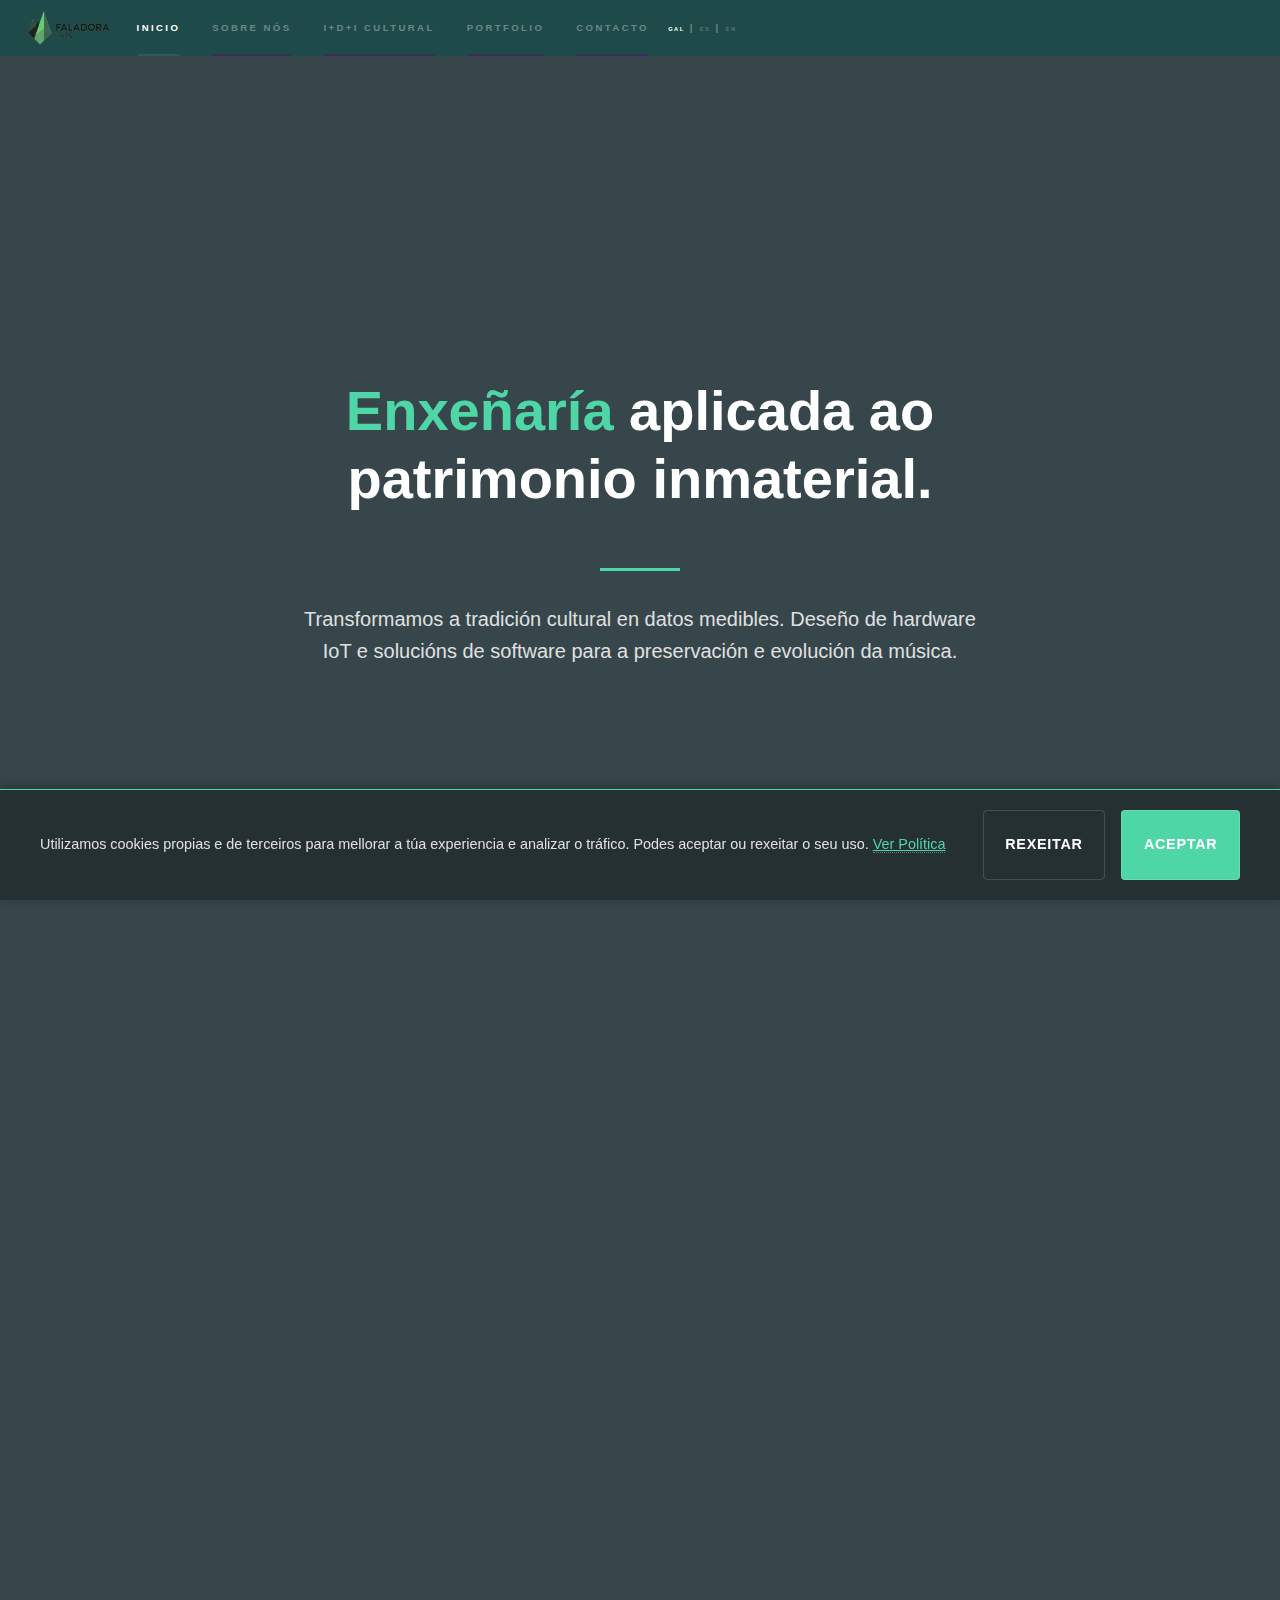
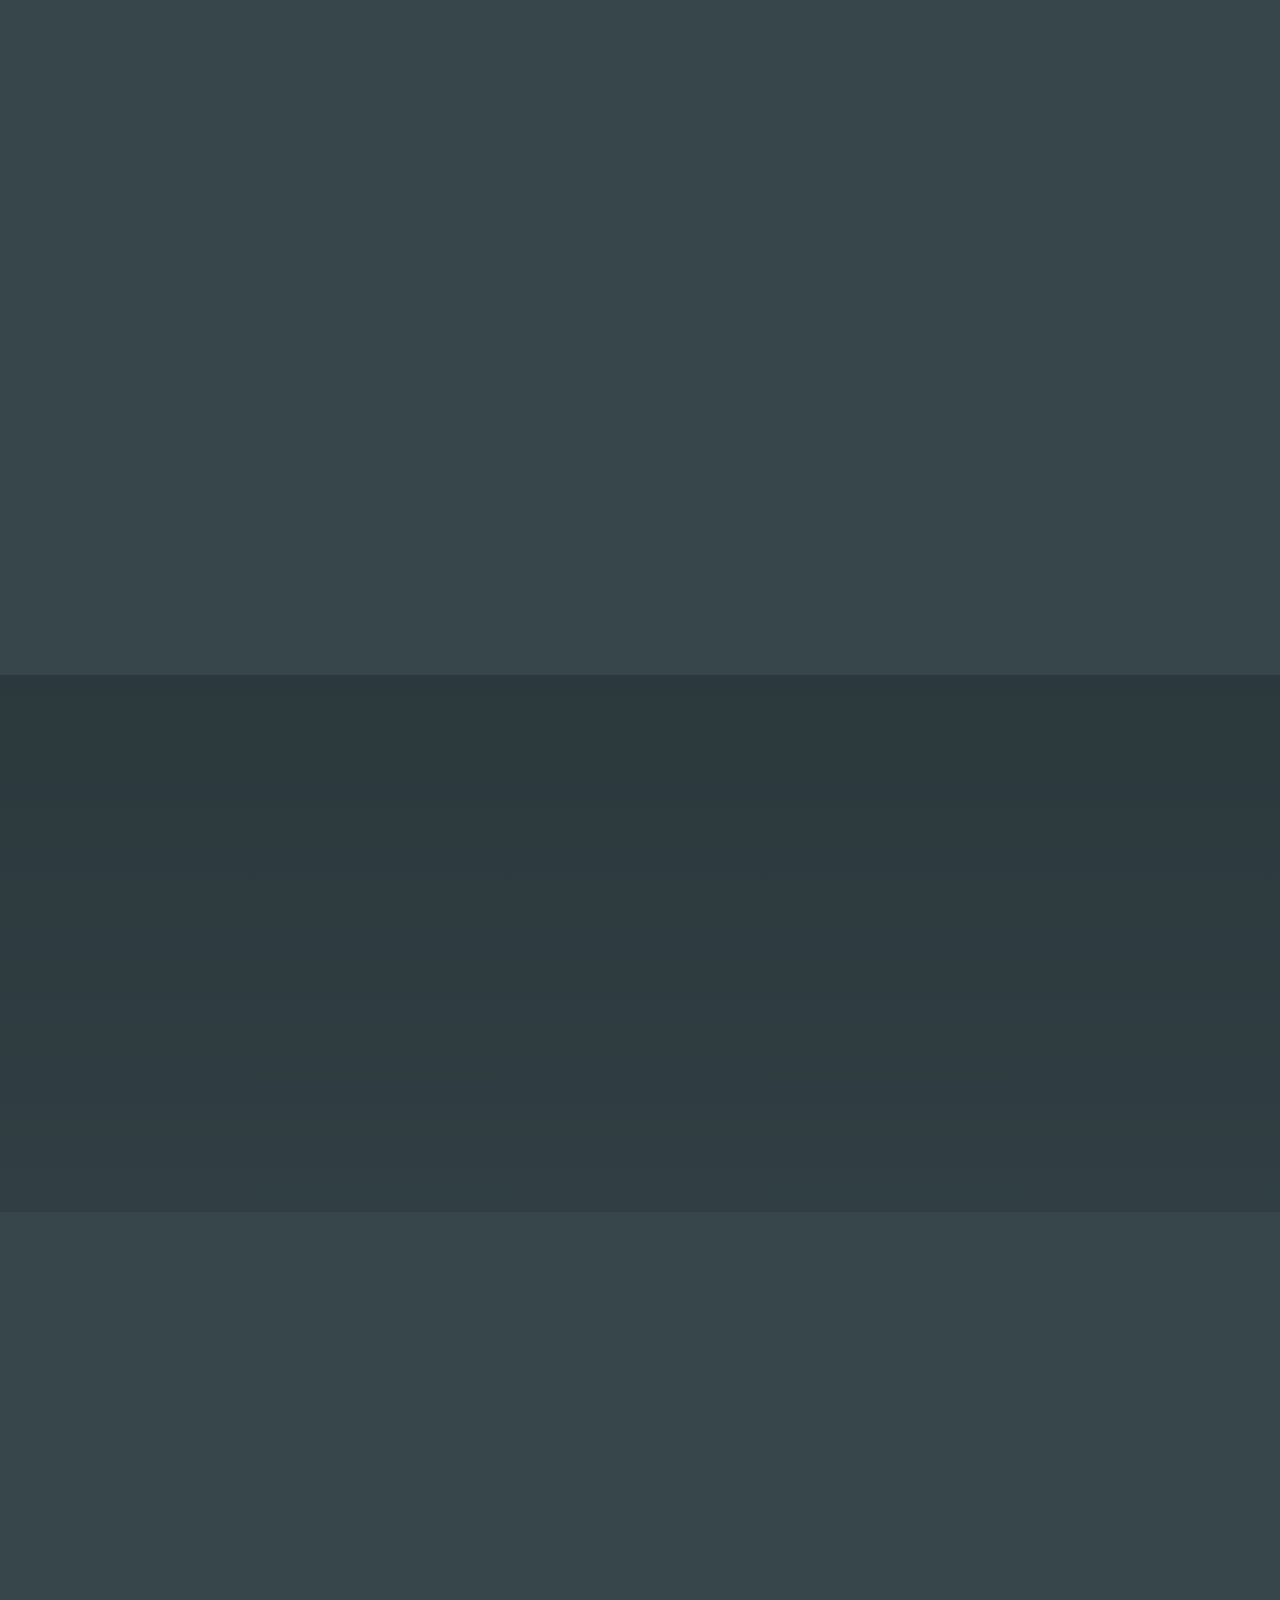
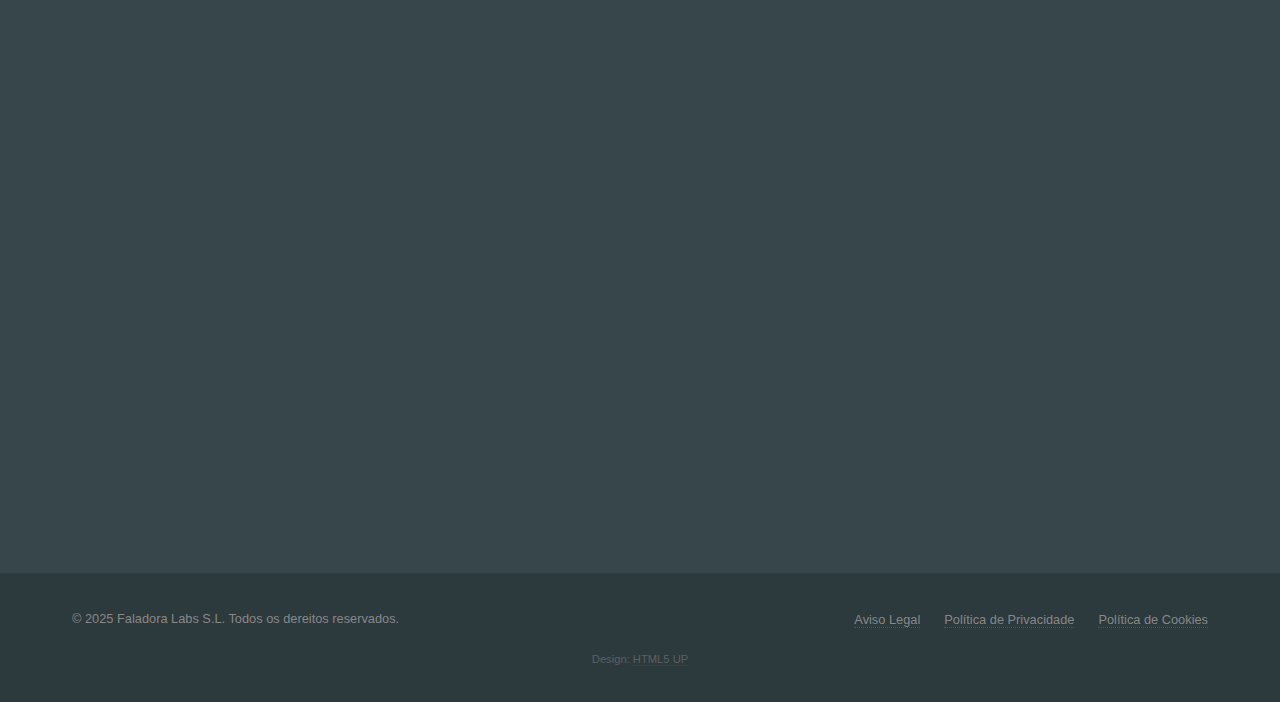
<file: index.html>
<!DOCTYPE HTML>
<!--
	Faladora Labs S.L. - Corporate Landing Page
	One Page Design with Smooth Scrolling Sections
-->
<html lang="gl">
	<head>
		<title>Faladora Labs S.L. - Enxeñaría aplicada ao patrimonio inmaterial</title>
		<meta charset="utf-8" />
		<meta name="viewport" content="width=device-width, initial-scale=1, user-scalable=no" />
		<meta name="description" content="Faladora Labs S.L. - Enxeñaría aplicada ao patrimonio inmaterial. I+D+i Cultural, Dixitalización Sensorial e Consultoría Tecnolóxica." />
		<link rel="stylesheet" href="assets/css/main.css" />
		<noscript><link rel="stylesheet" href="assets/css/noscript.css" /></noscript>
		<!-- TODO: Inject Slate Grey corporate color scheme CSS here -->
	</head>
	<body class="is-preload">

		<!-- Sidebar Navigation -->
		<section id="sidebar">
			<div class="inner">
				<div class="logo">
					<img src="images/logo.png" alt="Faladora Labs S.L." />
				</div>
				<button id="menu-toggle" class="menu-toggle" aria-label="Toggle menu">
					<span></span>
					<span></span>
					<span></span>
				</button>
				<nav id="main-nav">
					<ul>
						<li><a href="#intro">Inicio</a></li>
						<li><a href="#about">Sobre Nós</a></li>
						<li><a href="#capabilities">I+D+i Cultural</a></li>
						<li><a href="#projects">Portfolio</a></li>
						<li><a href="#contact">Contacto</a></li>
						<li class="lang-switcher"><span class="lang-active">GAL</span> | <a href="es/index.html">ES</a> | <a href="en/index.html">EN</a></li>
					</ul>
				</nav>
			</div>
		</section>

		<!-- Main Content Wrapper -->
		<div id="wrapper">

			<!-- SECTION 1: HERO / INTRO -->
			<section id="intro" class="wrapper style1 fullscreen fade-up">
				<div class="inner hero-content">
					<h1 class="hero-title">
						<span class="accent-text">Enxeñaría</span> aplicada ao patrimonio inmaterial.
					</h1>
					<div class="hero-accent-line"></div>
					<p class="hero-subtitle">Transformamos a tradición cultural en datos medibles. Deseño de hardware IoT e solucións de software para a preservación e evolución da música.</p>
				</div>
			</section>

			<!-- SECTION 2: ABOUT -->
			<section id="about" class="wrapper style2 fade-up">
				<div class="inner">
					<h2>Sobre Nós</h2>
					<div class="about-grid">
						<div class="about-card">
							<div class="about-card-accent"></div>
							<h3>Orixe</h3>
							<p>Faladora Labs S.L. é un laboratorio de innovación tecnolóxica con sede en Galicia. O noso nome rende homenaxe á Serra da Faladora, un símbolo de permanencia e identidade no norte galego.</p>
						</div>
						<div class="about-card">
							<div class="about-card-accent"></div>
							<h3>Visión</h3>
							<p>Nacemos coa misión de tender pontes entre a artesanía centenaria e a precisión dixital. Non cremos na tecnoloxía que substitúe, senón na tecnoloxía que comprende, coida e potencia. Somos un equipo multidisciplinar enfocado no desenvolvemento de dispositivos físicos (hardware) e ecosistemas dixitais (software) que achegan métricas obxectivas a procesos artísticos subxectivos.</p>
						</div>
					</div>
				</div>
			</section>

			<!-- SECTION 3: CAPABILITIES / SERVICES -->
			<section id="capabilities" class="wrapper style3 fade-up">
				<div class="inner">
					<h2>I+D+i Cultural</h2>
					<div class="capabilities-grid">
						<div class="capability-card">
							<div class="capability-icon">
								<span class="icon solid major fa-wifi"></span>
							</div>
							<h3>Dixitalización Sensorial</h3>
							<p>Desenvolvemento de sensórica non invasiva para a captación de variables físicas (presión, temperatura, humidade) en contornas acústicas complexas.</p>
						</div>
						<div class="capability-card">
							<div class="capability-icon">
								<span class="icon solid major fa-chart-line"></span>
							</div>
							<h3>Análise de Datos e UX</h3>
							<p>Tradución de 'Big Data' acústico en interfaces visuais intuitivas para a toma de decisións, a docencia e a conservación de instrumentos.</p>
						</div>
						<div class="capability-card">
							<div class="capability-icon">
								<span class="icon solid major fa-microchip"></span>
							</div>
							<h3>Consultoría Tecnolóxica</h3>
							<p>Asesoramento a fabricantes e institucións na integración de solucións IoT no sector cultural e musical.</p>
						</div>
					</div>
				</div>
			</section>

			<!-- SECTION 4: FEATURED PROJECT -->
			<section id="projects" class="wrapper style2 fade-up">
				<div class="inner">
					<div class="project-layout">
						<!-- Column 1: The Mission (Narrative) -->
						<div class="project-concept">
							<span class="project-label">I+D+i EN CURSO</span>
							<h2>Proxecto XANA</h2>
							<p>Redefinindo o futuro da música tradicional a través da enxeñaría de datos. Estamos a desenvolver o primeiro ecosistema tecnolóxico capaz de dixitalizar e obxectivar a interpretación instrumental, preservando o matiz humano mediante precisión dixital.</p>
							<span class="status-badge">Estado: Patente en trámite</span>
						</div>
						<!-- Column 2: The Pillars (Abstracted) -->
						<div class="project-specs">
							<div class="spec-block">
								<h3 class="component-title">Hardware Propietario</h3>
								<p class="component-description">Deseño de instrumentación electrónica avanzada para a captación de datos de alta fidelidade en tempo real.</p>
							</div>
							<div class="spec-block">
								<h3 class="component-title">Algoritmia & Procesamento</h3>
								<p class="component-description">Modelos de análise propios deseñados para interpretar patróns complexos de execución musical.</p>
							</div>
						</div>
					</div>
					<!-- COMMENTED OUT: Previous technical details (pending patent filings) -->
					<!--
					<div class="project-layout">
						<div class="project-concept">
							<span class="project-label">PORTFOLIO ACTUAL</span>
							<h2>O Ecosistema XANA</h2>
							<p>Unha solución integral para a gaita galega e instrumentos de vento tradicionais. XANA introduce por primeira vez a medición do 'tempero' —a estabilidade da presión do aire— en tempo real, validando cientificamente a intuición artística.</p>
							<span class="status-badge">Estado: Prototipado Industrial</span>
						</div>
						<div class="project-specs">
							<div class="spec-block">
								<h3 class="component-title">PULSO (Hardware)</h3>
								<p class="component-description">Dispositivo IoT non invasivo. Monitorización de presión, temperatura e humidade dende o interior do fol.</p>
							</div>
							<div class="spec-block">
								<h3 class="component-title">PENSA (Software)</h3>
								<p class="component-description">Intelixencia dixital e visualización de datos. Traduce as constantes vitais do instrumento nunha interface gráfica para o músico.</p>
							</div>
						</div>
					</div>
					-->
				</div>
			</section>

			<!-- SECTION 5: CONTACT -->
			<section id="contact" class="wrapper style1 fade-up">
				<div class="inner">
					<h2>Contacto</h2>
					<div class="contact-layout">
						<!-- Contact Information -->
						<div class="contact-info">
							<div class="contact-block">
								<h3>Faladora Labs S.L.</h3>
								<p>Utiliza o formulario para enviarnos unha mensaxe personalizada. Responderemos no menor tempo posible.</p>
								<p>Se necesitas escribirnos directamente, podes facelo en <a class="email-link" data-user="info" data-domain="faladoralabs.com" rel="nofollow"></a>.</p>
							</div>
						</div>
						<!-- Contact Form -->
						<div class="contact-form-wrapper">
							<form id="contact-form" action="https://formsubmit.co/info@faladoralabs.com" method="POST" class="contact-form" novalidate>
								<input type="hidden" name="_subject" value="Nova consulta desde Faladora Labs" />
								<input type="hidden" name="_captcha" value="true" />
								<input type="hidden" name="_next" value="https://faladoralabs.com/grazas.html" />
								<div class="honeypot-field" aria-hidden="true">
									<label for="contact-company">Compañía</label>
									<input type="text" name="company" id="contact-company" tabindex="-1" autocomplete="off" />
								</div>
								
								<div class="form-field">
									<input type="text" name="name" id="contact-name" placeholder="Nome" required />
								</div>
								<div class="form-field">
									<input type="email" name="email" id="contact-email" placeholder="Email" required />
								</div>
								<div class="form-field">
									<textarea name="message" id="contact-message" placeholder="Mensaxe" rows="5" required></textarea>
								</div>
								<div class="form-field">
									<label for="contact-quiz">Verificación humana: <span id="contact-quiz-question"></span></label>
									<input type="text" name="quiz_answer" id="contact-quiz" placeholder="Introduce o resultado" inputmode="numeric" autocomplete="off" required />
								</div>
								<button type="submit" class="submit-button">Enviar Solicitude</button>
								<p class="form-status" id="contact-status" role="status" aria-live="polite"></p>
							</form>
						</div>
					</div>
				</div>
			</section>

		</div>

		<!-- Footer -->
		<footer id="footer" class="wrapper style1-alt">
			<div class="inner">
				<div class="footer-content">
					<p class="copyright">&copy; 2025 Faladora Labs S.L. Todos os dereitos reservados.</p>
					<ul class="legal-links">
						<li><a href="legal.html">Aviso Legal</a></li>
						<li><a href="privacidade.html">Política de Privacidade</a></li>
						<li><a href="cookies.html">Política de Cookies</a></li>
					</ul>
				</div>
				<p class="html5up-credit">Design: <a href="https://html5up.net" target="_blank" rel="noopener noreferrer">HTML5 UP</a></p>
			</div>
		</footer>

		<!-- Scripts -->
		<script src="assets/js/jquery.min.js"></script>
		<script src="assets/js/jquery.scrollex.min.js"></script>
		<script src="assets/js/jquery.scrolly.min.js"></script>
		<script src="assets/js/browser.min.js"></script>
		<script src="assets/js/breakpoints.min.js"></script>
		<script src="assets/js/util.js"></script>
		<script src="assets/js/main.js"></script>
		<script>
			document.addEventListener('DOMContentLoaded', function () {
				var contactForm = document.getElementById('contact-form');
				var emailLinks = document.querySelectorAll('.email-link');

				emailLinks.forEach(function (link) {
					var user = link.getAttribute('data-user');
					var domain = link.getAttribute('data-domain');
					if (!user || !domain) return;

					var email = user + '@' + domain;
					link.textContent = email;
					link.setAttribute('href', 'mailto:' + email);
				});

				if (!contactForm) return;

				var honeypotInput = document.getElementById('contact-company');
				var statusEl = document.getElementById('contact-status');
				var submitBtn = contactForm.querySelector('button[type="submit"]');
				var quizQuestionEl = document.getElementById('contact-quiz-question');
				var quizInput = document.getElementById('contact-quiz');
				var MIN_DELAY_MS = 4000;
				var formStartTime = Date.now();
				var quizSolution = null;

				function generateQuiz() {
					if (!quizQuestionEl) return;
					var a = Math.floor(Math.random() * 7) + 2; // 2-8
					var b = Math.floor(Math.random() * 7) + 1; // 1-7
					quizSolution = a + b;
					quizQuestionEl.textContent = a + ' + ' + b + ' = ?';
					if (quizInput) {
						quizInput.value = '';
					}
				}

				generateQuiz();

				contactForm.addEventListener('submit', function (event) {
					statusEl.classList.remove('is-error', 'is-warning');

					if (honeypotInput && honeypotInput.value.trim() !== '') {
						event.preventDefault();
						statusEl.textContent = 'Non se puido enviar. Por favor, completa só os campos visibles.';
						statusEl.classList.add('is-error');
						return;
					}

					if (Date.now() - formStartTime < MIN_DELAY_MS) {
						event.preventDefault();
						statusEl.textContent = 'Por favor, revisa a mensaxe antes de enviala.';
						statusEl.classList.add('is-warning');
						return;
					}

					if (quizInput && quizSolution !== null) {
						var userAnswer = parseInt(quizInput.value, 10);
						if (isNaN(userAnswer) || userAnswer !== quizSolution) {
							event.preventDefault();
							statusEl.textContent = 'Resposta incorrecta. Téntao de novo.';
							statusEl.classList.add('is-error');
							generateQuiz();
							return;
						}
					}

					submitBtn.classList.add('is-loading');
					submitBtn.disabled = true;
					statusEl.textContent = 'Enviando...';
				});
			});
		</script>

		<!-- Cookie Consent Banner -->
		<div id="cookie-banner" style="display: none;">
			<div class="cookie-banner-content">
				<div class="cookie-banner-text">
					<p>Utilizamos cookies propias e de terceiros para mellorar a túa experiencia e analizar o tráfico. Podes aceptar ou rexeitar o seu uso. <a href="cookies.html">Ver Política</a></p>
				</div>
				<div class="cookie-banner-buttons">
					<button id="cookie-reject" class="cookie-btn cookie-btn-secondary">Rexeitar</button>
					<button id="cookie-accept" class="cookie-btn cookie-btn-primary">Aceptar</button>
				</div>
			</div>
		</div>

		<style>
			/* Cookie Consent Banner Styles */
			#cookie-banner {
				position: fixed;
				bottom: 0;
				left: 0;
				width: 100%;
				background-color: #253033;
				border-top: 1px solid #4fd6a6;
				padding: 20px;
				z-index: 9999;
				box-shadow: 0 -2px 10px rgba(0, 0, 0, 0.3);
			}

			.cookie-banner-content {
				max-width: 1200px;
				margin: 0 auto;
				display: -moz-flex;
				display: -webkit-flex;
				display: -ms-flex;
				display: flex;
				-moz-flex-direction: row;
				-webkit-flex-direction: row;
				-ms-flex-direction: row;
				flex-direction: row;
				-moz-align-items: center;
				-webkit-align-items: center;
				-ms-align-items: center;
				align-items: center;
				-moz-justify-content: space-between;
				-webkit-justify-content: space-between;
				-ms-justify-content: space-between;
				justify-content: space-between;
				gap: 2em;
			}

			.cookie-banner-text {
				-moz-flex: 1;
				-webkit-flex: 1;
				-ms-flex: 1;
				flex: 1;
			}

			.cookie-banner-text p {
				color: #e0e0e0;
				margin: 0;
				font-size: 0.9rem;
				line-height: 1.5;
			}

			.cookie-banner-text a {
				color: #4fd6a6;
				text-decoration: underline;
			}

			.cookie-banner-text a:hover {
				color: #ffffff;
			}

			.cookie-banner-buttons {
				display: -moz-flex;
				display: -webkit-flex;
				display: -ms-flex;
				display: flex;
				-moz-flex-direction: row;
				-webkit-flex-direction: row;
				-ms-flex-direction: row;
				flex-direction: row;
				gap: 1em;
			}

			.cookie-btn {
				padding: 0.75em 1.5em;
				border: none;
				border-radius: 4px;
				font-size: 0.9rem;
				font-weight: bold;
				cursor: pointer;
				text-align: center;
				line-height: 1.2;
				display: -moz-flex;
				display: -webkit-flex;
				display: -ms-flex;
				display: flex;
				-moz-align-items: center;
				-webkit-align-items: center;
				-ms-align-items: center;
				align-items: center;
				-moz-justify-content: center;
				-webkit-justify-content: center;
				-ms-justify-content: center;
				justify-content: center;
				-moz-transition: all 0.3s ease;
				-webkit-transition: all 0.3s ease;
				-ms-transition: all 0.3s ease;
				transition: all 0.3s ease;
				text-transform: uppercase;
				letter-spacing: 0.05em;
			}

			.cookie-btn-secondary {
				background-color: transparent;
				border: 1px solid rgba(255, 255, 255, 0.3);
				color: #e0e0e0;
			}

			.cookie-btn-secondary:hover {
				background-color: rgba(255, 255, 255, 0.1);
				border-color: rgba(255, 255, 255, 0.5);
				color: #ffffff;
			}

			.cookie-btn-primary {
				background-color: #4fd6a6;
				color: #ffffff;
			}

			.cookie-btn-primary:hover {
				background-color: #3fb896;
			}

			@media screen and (max-width: 736px) {
				#cookie-banner {
					padding: 15px;
				}

				.cookie-banner-content {
					-moz-flex-direction: column;
					-webkit-flex-direction: column;
					-ms-flex-direction: column;
					flex-direction: column;
					gap: 1em;
					text-align: center;
				}

				.cookie-banner-buttons {
					width: 100%;
					-moz-justify-content: center;
					-webkit-justify-content: center;
					-ms-justify-content: center;
					justify-content: center;
				}

				.cookie-btn {
					-moz-flex: 1;
					-webkit-flex: 1;
					-ms-flex: 1;
					flex: 1;
					max-width: 150px;
				}
			}
		</style>

		<script>
			// Mobile Menu Toggle
			(function() {
				const menuToggle = document.getElementById('menu-toggle');
				const mainNav = document.getElementById('main-nav');

				if (menuToggle && mainNav) {
					menuToggle.addEventListener('click', function() {
						menuToggle.classList.toggle('active');
						mainNav.classList.toggle('active');
					});

					// Close menu when clicking on a navigation link (mobile only)
					const navLinks = mainNav.querySelectorAll('a[href^="#"]');
					navLinks.forEach(function(link) {
						link.addEventListener('click', function() {
							if (window.innerWidth <= 736) {
								menuToggle.classList.remove('active');
								mainNav.classList.remove('active');
							}
						});
					});
				}
			})();
		</script>

		<script>
			// Cookie Consent Management
			(function() {
				const COOKIE_CONSENT_KEY = 'faladora-cookie-consent';
				const banner = document.getElementById('cookie-banner');
				const acceptBtn = document.getElementById('cookie-accept');
				const rejectBtn = document.getElementById('cookie-reject');

				// Function to load Google Analytics / GTM
				function loadAnalytics() {
					// Google Tag Manager script
					(function(w,d,s,l,i){w[l]=w[l]||[];w[l].push({'gtm.start':
					new Date().getTime(),event:'gtm.js'});var f=d.getElementsByTagName(s)[0],
					j=d.createElement(s),dl=l!='dataLayer'?'&l='+l:'';j.async=true;j.src=
					'https://www.googletagmanager.com/gtm.js?id='+i+dl;f.parentNode.insertBefore(j,f);
					})(window,document,'script','dataLayer','G-XXXXXXXXXX');

					// Google Analytics 4 (alternative method)
					// Uncomment if using GA4 directly instead of GTM
					/*
					window.dataLayer = window.dataLayer || [];
					function gtag(){dataLayer.push(arguments);}
					gtag('js', new Date());
					gtag('config', 'G-XXXXXXXXXX');
					
					var script = document.createElement('script');
					script.async = true;
					script.src = 'https://www.googletagmanager.com/gtag/js?id=G-XXXXXXXXXX';
					document.head.appendChild(script);
					*/
				}

				// Function to hide banner
				function hideBanner() {
					if (banner) {
						banner.style.display = 'none';
					}
				}

				// Function to save consent
				function saveConsent(consent) {
					try {
						localStorage.setItem(COOKIE_CONSENT_KEY, consent);
					} catch (e) {
						console.error('Error saving cookie consent:', e);
					}
				}

				// Function to get consent status
				function getConsent() {
					try {
						return localStorage.getItem(COOKIE_CONSENT_KEY);
					} catch (e) {
						console.error('Error reading cookie consent:', e);
						return null;
					}
				}

				// Check consent status on page load
				function initCookieBanner() {
					const consent = getConsent();

					if (!consent) {
						// No consent saved - show banner
						if (banner) {
							banner.style.display = 'block';
						}
					} else if (consent === 'accepted') {
						// User accepted - hide banner and load analytics
						hideBanner();
						loadAnalytics();
					} else if (consent === 'rejected') {
						// User rejected - hide banner, do NOT load analytics
						hideBanner();
					}
				}

				// Event listeners
				if (acceptBtn) {
					acceptBtn.addEventListener('click', function() {
						saveConsent('accepted');
						hideBanner();
						loadAnalytics();
					});
				}

				if (rejectBtn) {
					rejectBtn.addEventListener('click', function() {
						saveConsent('rejected');
						hideBanner();
					});
				}

				// Initialize on DOM ready
				if (document.readyState === 'loading') {
					document.addEventListener('DOMContentLoaded', initCookieBanner);
				} else {
					initCookieBanner();
				}
			})();
		</script>

	</body>
</html>
</file>
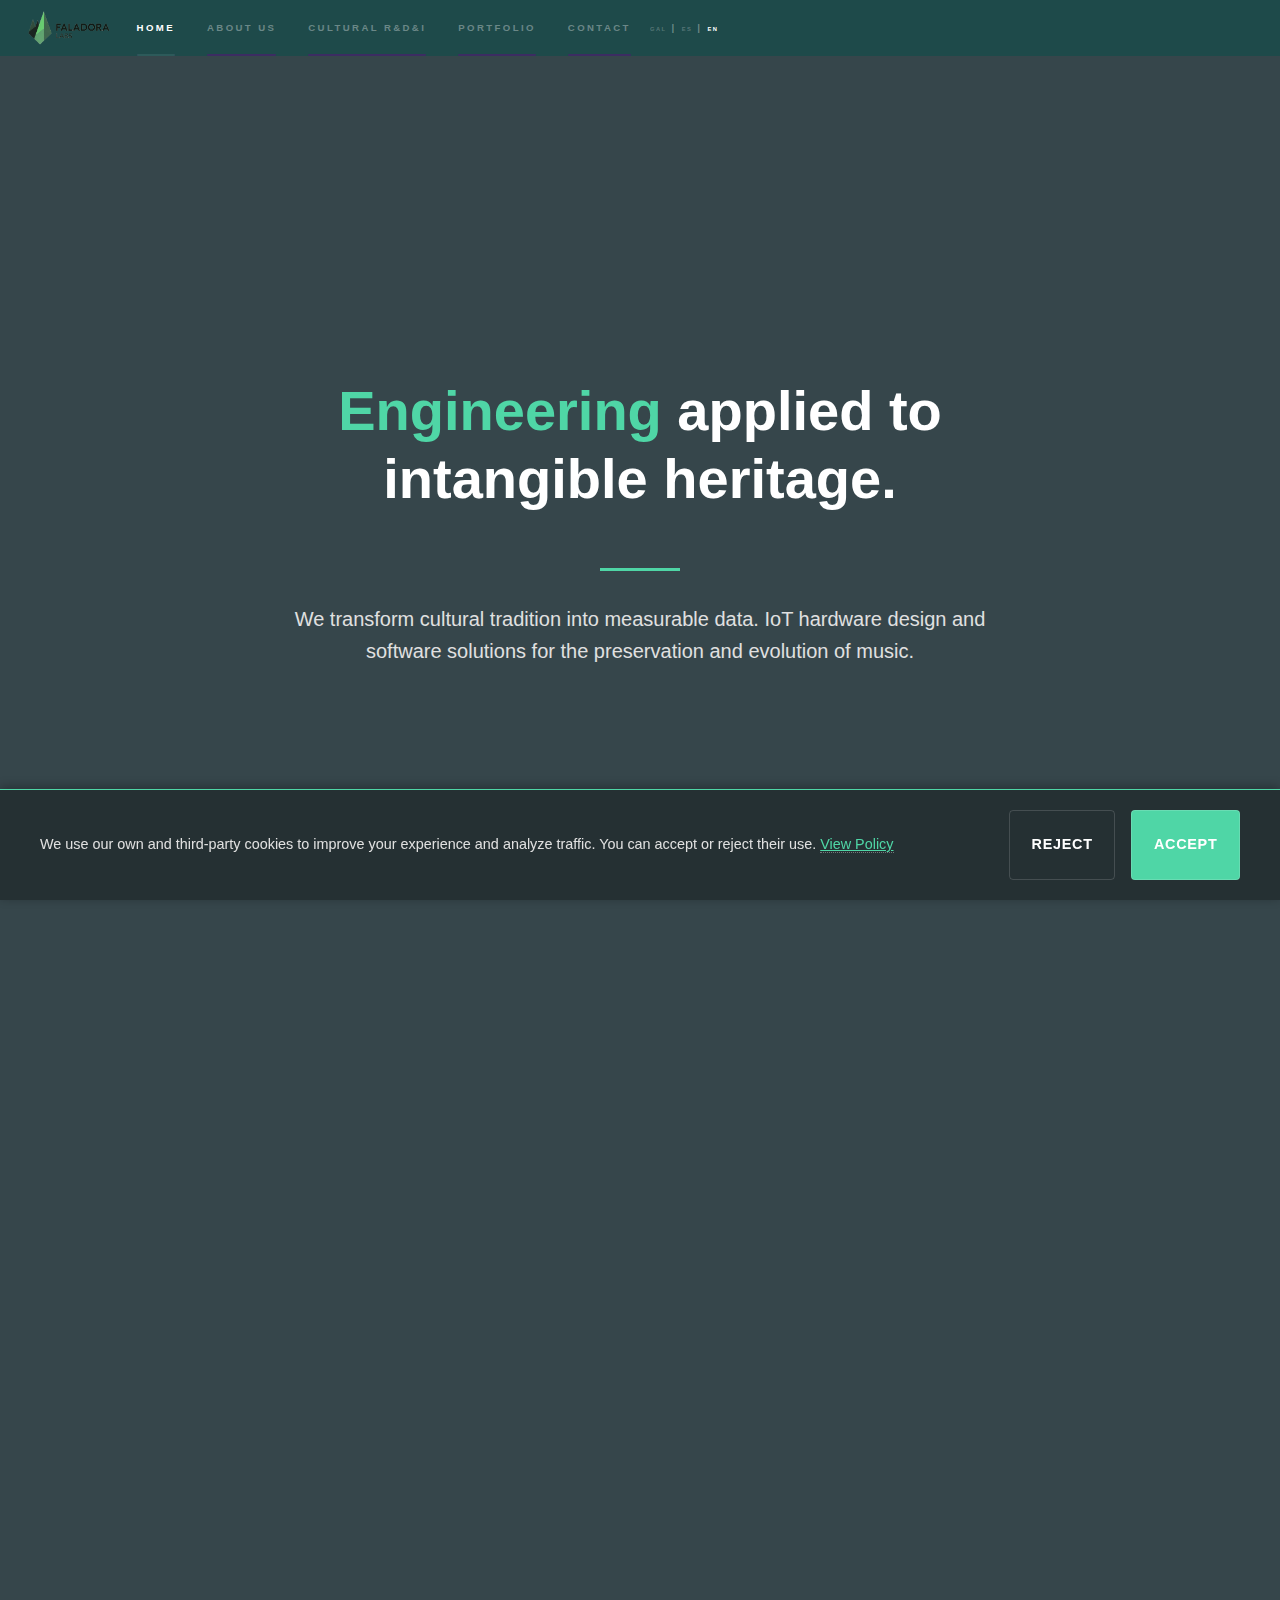
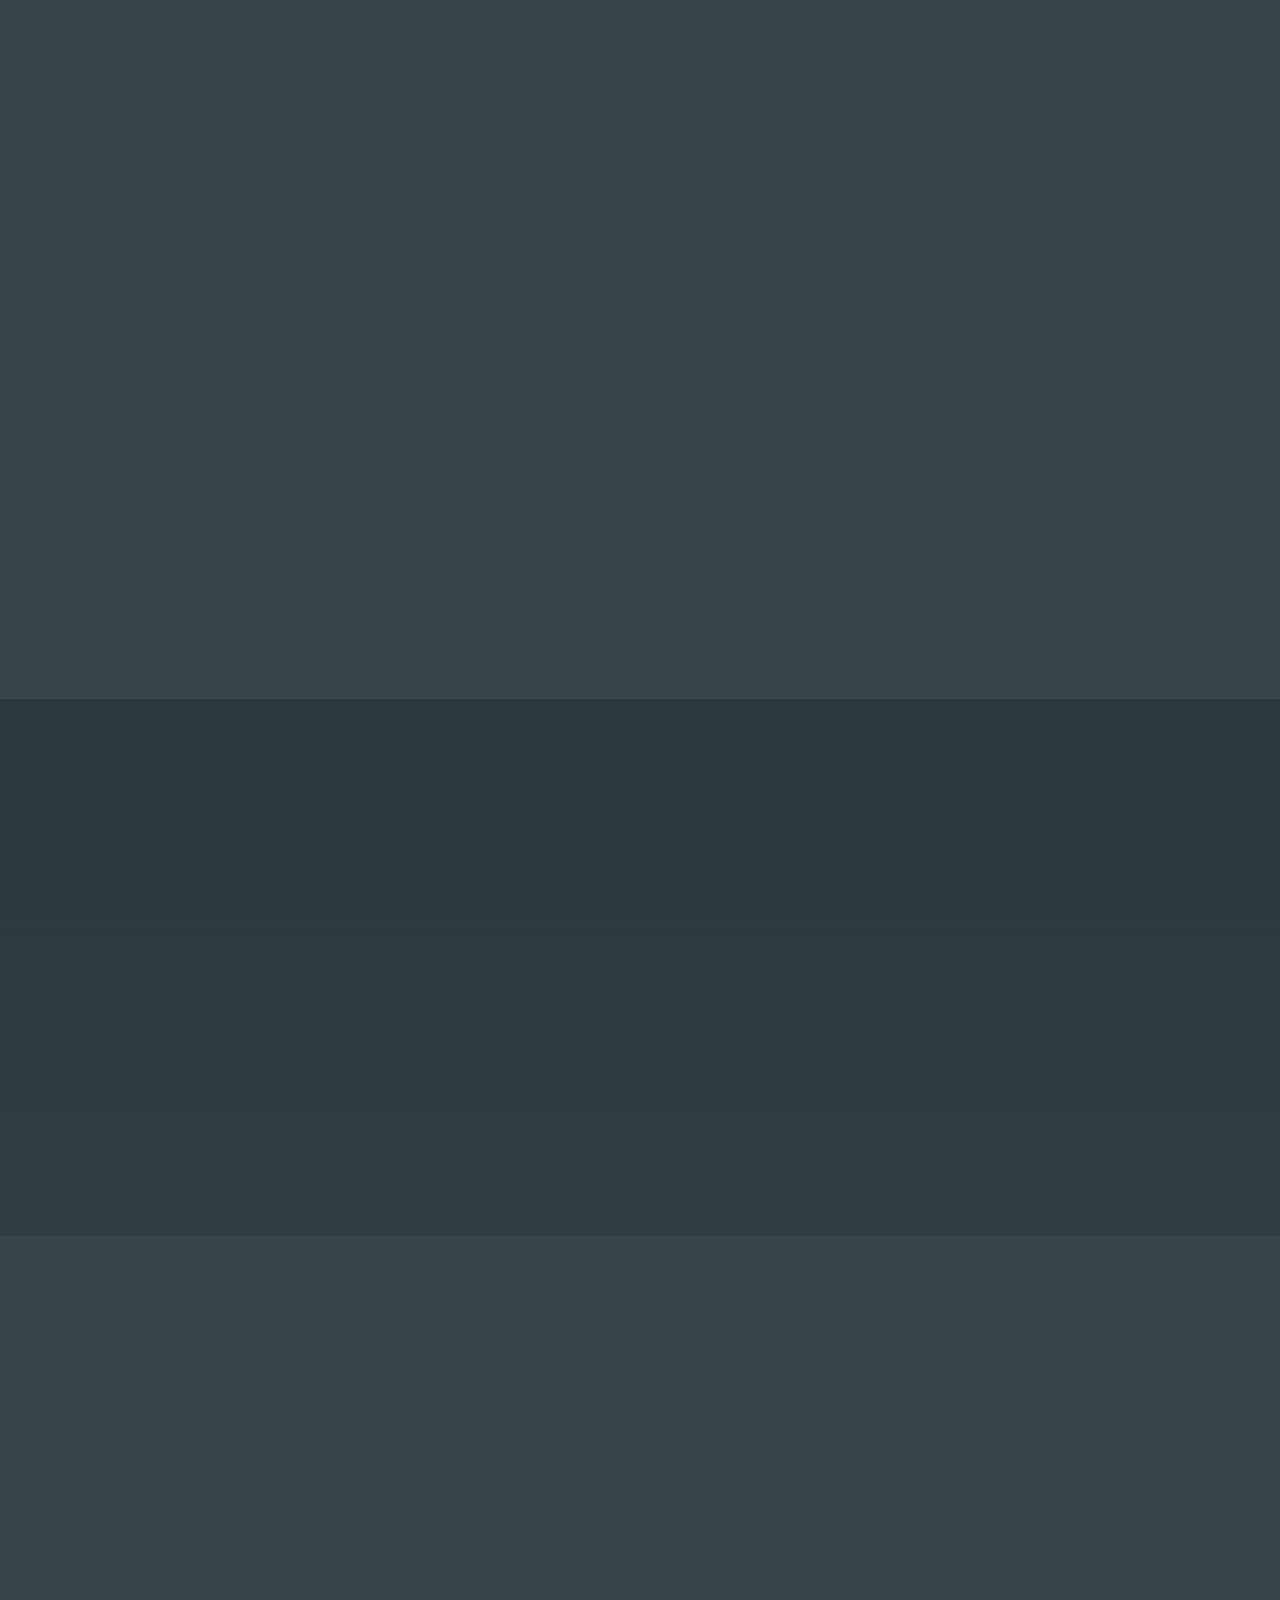
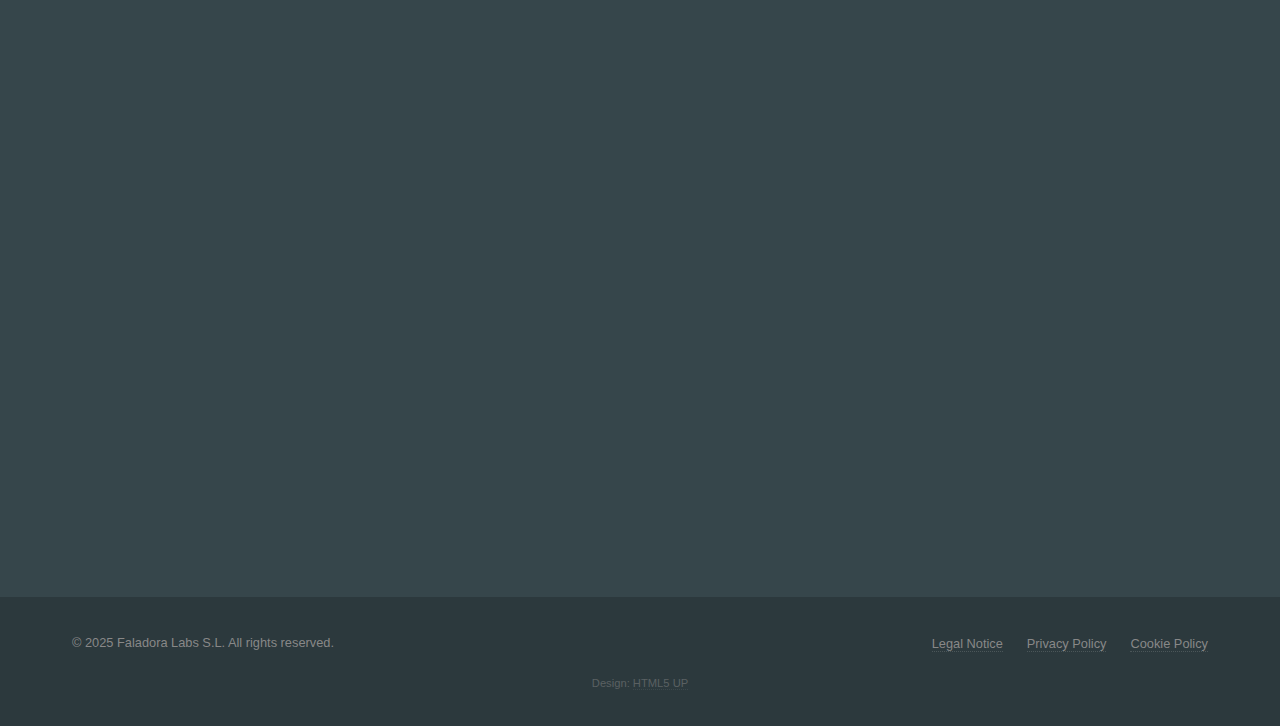
<file: en/index.html>
<!DOCTYPE HTML>
<!--
	Faladora Labs S.L. - Corporate Landing Page
	One Page Design with Smooth Scrolling Sections
-->
<html lang="en">
	<head>
		<title>Faladora Labs S.L. - Engineering applied to intangible heritage</title>
		<meta charset="utf-8" />
		<meta name="viewport" content="width=device-width, initial-scale=1, user-scalable=no" />
		<meta name="description" content="Faladora Labs S.L. - Engineering applied to intangible heritage. Cultural R&D&I, Sensory Digitalization and Technological Consulting." />
		<link rel="stylesheet" href="../assets/css/main.css" />
		<noscript><link rel="stylesheet" href="../assets/css/noscript.css" /></noscript>
		<!-- TODO: Inject Slate Grey corporate color scheme CSS here -->
	</head>
	<body class="is-preload">

		<!-- Sidebar Navigation -->
		<section id="sidebar">
			<div class="inner">
				<div class="logo">
					<img src="../images/logo.png" alt="Faladora Labs S.L." />
				</div>
				<button id="menu-toggle" class="menu-toggle" aria-label="Toggle menu">
					<span></span>
					<span></span>
					<span></span>
				</button>
				<nav id="main-nav">
					<ul>
						<li><a href="#intro">Home</a></li>
						<li><a href="#about">About Us</a></li>
						<li><a href="#capabilities">Cultural R&D&I</a></li>
						<li><a href="#projects">Portfolio</a></li>
						<li><a href="#contact">Contact</a></li>
						<li class="lang-switcher"><a href="../index.html">GAL</a> | <a href="../es/index.html">ES</a> | <span class="lang-active">EN</span></li>
					</ul>
				</nav>
			</div>
		</section>

		<!-- Main Content Wrapper -->
		<div id="wrapper">

			<!-- SECTION 1: HERO / INTRO -->
			<section id="intro" class="wrapper style1 fullscreen fade-up">
				<div class="inner hero-content">
					<h1 class="hero-title">
						<span class="accent-text">Engineering</span> applied to intangible heritage.
					</h1>
					<div class="hero-accent-line"></div>
					<p class="hero-subtitle">We transform cultural tradition into measurable data. IoT hardware design and software solutions for the preservation and evolution of music.</p>
				</div>
			</section>

			<!-- SECTION 2: ABOUT -->
			<section id="about" class="wrapper style2 fade-up">
				<div class="inner">
					<h2>About Us</h2>
					<div class="about-grid">
						<div class="about-card">
							<div class="about-card-accent"></div>
							<h3>Origin</h3>
							<p>Faladora Labs S.L. is a technological innovation laboratory based in Galicia. Our name pays homage to the Serra da Faladora, a symbol of permanence and identity in northern Galicia.</p>
						</div>
						<div class="about-card">
							<div class="about-card-accent"></div>
							<h3>Vision</h3>
							<p>We were born with the mission of bridging centuries-old craftsmanship and digital precision. We do not believe in technology that replaces, but in technology that understands, cares for, and empowers. We are a multidisciplinary team focused on developing physical devices (hardware) and digital ecosystems (software) that bring objective metrics to subjective artistic processes.</p>
						</div>
					</div>
				</div>
			</section>

			<!-- SECTION 3: CAPABILITIES / SERVICES -->
			<section id="capabilities" class="wrapper style3 fade-up">
				<div class="inner">
					<h2>Cultural R&D&I</h2>
					<div class="capabilities-grid">
						<div class="capability-card">
							<div class="capability-icon">
								<span class="icon solid major fa-wifi"></span>
							</div>
							<h3>Sensory Digitalization</h3>
							<p>Development of non-invasive sensor technology for capturing physical variables (pressure, temperature, humidity) in complex acoustic environments.</p>
						</div>
						<div class="capability-card">
							<div class="capability-icon">
								<span class="icon solid major fa-chart-line"></span>
							</div>
							<h3>Data Analysis & UX</h3>
							<p>Translation of acoustic 'Big Data' into intuitive visual interfaces for decision-making, education, and instrument conservation.</p>
						</div>
						<div class="capability-card">
							<div class="capability-icon">
								<span class="icon solid major fa-microchip"></span>
							</div>
							<h3>Technological Consulting</h3>
							<p>Advisory services to manufacturers and institutions on the integration of IoT solutions in the cultural and musical sector.</p>
						</div>
					</div>
				</div>
			</section>

			<!-- SECTION 4: FEATURED PROJECT -->
			<section id="projects" class="wrapper style2 fade-up">
				<div class="inner">
					<div class="project-layout">
						<!-- Column 1: The Mission (Narrative) -->
						<div class="project-concept">
							<span class="project-label">R&D&I IN PROGRESS</span>
							<h2>XANA Project</h2>
							<p>Redefining the future of traditional music through data engineering. We are developing the first technological ecosystem capable of digitalizing and objectifying instrumental performance, preserving human nuance through digital precision.</p>
							<span class="status-badge">Status: Patent Pending</span>
						</div>
						<!-- Column 2: The Pillars (Abstracted) -->
						<div class="project-specs">
							<div class="spec-block">
								<h3 class="component-title">Proprietary Hardware</h3>
								<p class="component-description">Design of advanced electronic instrumentation for high-fidelity real-time data acquisition.</p>
							</div>
							<div class="spec-block">
								<h3 class="component-title">Algorithms & Processing</h3>
								<p class="component-description">Proprietary analysis models designed to interpret complex patterns of musical execution.</p>
							</div>
						</div>
					</div>
					<!-- COMMENTED OUT: Previous technical details (pending patent filings) -->
					<!--
					<div class="project-layout">
						<div class="project-concept">
							<span class="project-label">CURRENT PORTFOLIO</span>
							<h2>The XANA Ecosystem</h2>
							<p>An integral solution for the Galician bagpipe and traditional wind instruments. XANA introduces for the first time the measurement of 'pressure stability' —air pressure stability— in real time, scientifically validating artistic intuition.</p>
							<span class="status-badge">Status: Industrial Prototype</span>
						</div>
						<div class="project-specs">
							<div class="spec-block">
								<h3 class="component-title">PULSO (Hardware)</h3>
								<p class="component-description">Non-invasive IoT device. Monitoring of pressure, temperature and humidity from inside the bag.</p>
							</div>
							<div class="spec-block">
								<h3 class="component-title">PENSA (Software)</h3>
								<p class="component-description">Digital intelligence and data visualization. Translates the instrument's vital constants into a graphical interface for the musician.</p>
							</div>
						</div>
					</div>
					-->
				</div>
			</section>

			<!-- SECTION 5: CONTACT -->
			<section id="contact" class="wrapper style1 fade-up">
				<div class="inner">
					<h2>Contact</h2>
					<div class="contact-layout">
						<!-- Contact Information -->
						<div class="contact-info">
							<div class="contact-block">
								<h3>Faladora Labs S.L.</h3>
								<p>Use the form to send us a tailored message. We will get back to you as soon as possible.</p>
								<p>If you need to write us directly, you can do so at <a class="email-link" data-user="info" data-domain="faladoralabs.com" rel="nofollow"></a>.</p>
							</div>
						</div>
						<!-- Contact Form -->
						<div class="contact-form-wrapper">
							<form id="contact-form" action="https://formsubmit.co/info@faladoralabs.com" method="POST" class="contact-form" novalidate>
								<input type="hidden" name="_subject" value="New inquiry from Faladora Labs" />
								<input type="hidden" name="_captcha" value="true" />
								<input type="hidden" name="_next" value="https://faladoralabs.com/grazas.html" />
								<div class="honeypot-field" aria-hidden="true">
									<label for="contact-company">Company</label>
									<input type="text" name="company" id="contact-company" tabindex="-1" autocomplete="off" />
								</div>
								
								<div class="form-field">
									<input type="text" name="name" id="contact-name" placeholder="Name" required />
								</div>
								<div class="form-field">
									<input type="email" name="email" id="contact-email" placeholder="Email" required />
								</div>
								<div class="form-field">
									<textarea name="message" id="contact-message" placeholder="Message" rows="5" required></textarea>
								</div>
								<div class="form-field">
									<label for="contact-quiz">Human verification: <span id="contact-quiz-question"></span></label>
									<input type="text" name="quiz_answer" id="contact-quiz" placeholder="Enter the result" inputmode="numeric" autocomplete="off" required />
								</div>
								<button type="submit" class="submit-button">Send Request</button>
								<p class="form-status" id="contact-status" role="status" aria-live="polite"></p>
							</form>
						</div>
					</div>
				</div>
			</section>

		</div>

		<!-- Footer -->
		<footer id="footer" class="wrapper style1-alt">
			<div class="inner">
				<div class="footer-content">
					<p class="copyright">&copy; 2025 Faladora Labs S.L. All rights reserved.</p>
					<ul class="legal-links">
						<li><a href="legal.html">Legal Notice</a></li>
						<li><a href="privacidade.html">Privacy Policy</a></li>
						<li><a href="cookies.html">Cookie Policy</a></li>
					</ul>
				</div>
				<p class="html5up-credit">Design: <a href="https://html5up.net" target="_blank" rel="noopener noreferrer">HTML5 UP</a></p>
			</div>
		</footer>

		<!-- Scripts -->
		<script src="../assets/js/jquery.min.js"></script>
		<script src="../assets/js/jquery.scrollex.min.js"></script>
		<script src="../assets/js/jquery.scrolly.min.js"></script>
		<script src="../assets/js/browser.min.js"></script>
		<script src="../assets/js/breakpoints.min.js"></script>
		<script src="../assets/js/util.js"></script>
		<script src="../assets/js/main.js"></script>
		<script>
			document.addEventListener('DOMContentLoaded', function () {
				var contactForm = document.getElementById('contact-form');
				var emailLinks = document.querySelectorAll('.email-link');

				emailLinks.forEach(function (link) {
					var user = link.getAttribute('data-user');
					var domain = link.getAttribute('data-domain');
					if (!user || !domain) return;
					var email = user + '@' + domain;
					link.textContent = email;
					link.setAttribute('href', 'mailto:' + email);
				});

				if (!contactForm) return;

				var honeypotInput = document.getElementById('contact-company');
				var statusEl = document.getElementById('contact-status');
				var submitBtn = contactForm.querySelector('button[type="submit"]');
				var quizQuestionEl = document.getElementById('contact-quiz-question');
				var quizInput = document.getElementById('contact-quiz');
				var MIN_DELAY_MS = 4000;
				var formStartTime = Date.now();
				var quizSolution = null;

				function generateQuiz() {
					if (!quizQuestionEl) return;
					var a = Math.floor(Math.random() * 7) + 2;
					var b = Math.floor(Math.random() * 7) + 1;
					quizSolution = a + b;
					quizQuestionEl.textContent = a + ' + ' + b + ' = ?';
					if (quizInput) {
						quizInput.value = '';
					}
				}

				generateQuiz();

				contactForm.addEventListener('submit', function (event) {
					statusEl.classList.remove('is-error', 'is-warning');

					if (honeypotInput && honeypotInput.value.trim() !== '') {
						event.preventDefault();
						statusEl.textContent = 'We could not send the form. Please fill only the visible fields.';
						statusEl.classList.add('is-error');
						return;
					}

					if (Date.now() - formStartTime < MIN_DELAY_MS) {
						event.preventDefault();
						statusEl.textContent = 'Please review your message before sending.';
						statusEl.classList.add('is-warning');
						return;
					}

					if (quizInput && quizSolution !== null) {
						var userAnswer = parseInt(quizInput.value, 10);
						if (isNaN(userAnswer) || userAnswer !== quizSolution) {
							event.preventDefault();
							statusEl.textContent = 'Incorrect answer. Please try again.';
							statusEl.classList.add('is-error');
							generateQuiz();
							return;
						}
					}

					submitBtn.classList.add('is-loading');
					submitBtn.disabled = true;
					statusEl.textContent = 'Sending...';
				});
			});
		</script>

		<!-- Cookie Consent Banner -->
		<div id="cookie-banner" style="display: none;">
			<div class="cookie-banner-content">
				<div class="cookie-banner-text">
					<p>We use our own and third-party cookies to improve your experience and analyze traffic. You can accept or reject their use. <a href="cookies.html">View Policy</a></p>
				</div>
				<div class="cookie-banner-buttons">
					<button id="cookie-reject" class="cookie-btn cookie-btn-secondary">Reject</button>
					<button id="cookie-accept" class="cookie-btn cookie-btn-primary">Accept</button>
				</div>
			</div>
		</div>

		<style>
			/* Cookie Consent Banner Styles */
			#cookie-banner {
				position: fixed;
				bottom: 0;
				left: 0;
				width: 100%;
				background-color: #253033;
				border-top: 1px solid #4fd6a6;
				padding: 20px;
				z-index: 9999;
				box-shadow: 0 -2px 10px rgba(0, 0, 0, 0.3);
			}

			.cookie-banner-content {
				max-width: 1200px;
				margin: 0 auto;
				display: -moz-flex;
				display: -webkit-flex;
				display: -ms-flex;
				display: flex;
				-moz-flex-direction: row;
				-webkit-flex-direction: row;
				-ms-flex-direction: row;
				flex-direction: row;
				-moz-align-items: center;
				-webkit-align-items: center;
				-ms-align-items: center;
				align-items: center;
				-moz-justify-content: space-between;
				-webkit-justify-content: space-between;
				-ms-justify-content: space-between;
				justify-content: space-between;
				gap: 2em;
			}

			.cookie-banner-text {
				-moz-flex: 1;
				-webkit-flex: 1;
				-ms-flex: 1;
				flex: 1;
			}

			.cookie-banner-text p {
				color: #e0e0e0;
				margin: 0;
				font-size: 0.9rem;
				line-height: 1.5;
			}

			.cookie-banner-text a {
				color: #4fd6a6;
				text-decoration: underline;
			}

			.cookie-banner-text a:hover {
				color: #ffffff;
			}

			.cookie-banner-buttons {
				display: -moz-flex;
				display: -webkit-flex;
				display: -ms-flex;
				display: flex;
				-moz-flex-direction: row;
				-webkit-flex-direction: row;
				-ms-flex-direction: row;
				flex-direction: row;
				gap: 1em;
			}

			.cookie-btn {
				padding: 0.75em 1.5em;
				border: none;
				border-radius: 4px;
				font-size: 0.9rem;
				font-weight: bold;
				cursor: pointer;
				text-align: center;
				line-height: 1.2;
				display: -moz-flex;
				display: -webkit-flex;
				display: -ms-flex;
				display: flex;
				-moz-align-items: center;
				-webkit-align-items: center;
				-ms-align-items: center;
				align-items: center;
				-moz-justify-content: center;
				-webkit-justify-content: center;
				-ms-justify-content: center;
				justify-content: center;
				-moz-transition: all 0.3s ease;
				-webkit-transition: all 0.3s ease;
				-ms-transition: all 0.3s ease;
				transition: all 0.3s ease;
				text-transform: uppercase;
				letter-spacing: 0.05em;
			}

			.cookie-btn-secondary {
				background-color: transparent;
				border: 1px solid rgba(255, 255, 255, 0.3);
				color: #e0e0e0;
			}

			.cookie-btn-secondary:hover {
				background-color: rgba(255, 255, 255, 0.1);
				border-color: rgba(255, 255, 255, 0.5);
				color: #ffffff;
			}

			.cookie-btn-primary {
				background-color: #4fd6a6;
				color: #ffffff;
			}

			.cookie-btn-primary:hover {
				background-color: #3fb896;
			}

			@media screen and (max-width: 736px) {
				#cookie-banner {
					padding: 15px;
				}

				.cookie-banner-content {
					-moz-flex-direction: column;
					-webkit-flex-direction: column;
					-ms-flex-direction: column;
					flex-direction: column;
					gap: 1em;
					text-align: center;
				}

				.cookie-banner-buttons {
					width: 100%;
					-moz-justify-content: center;
					-webkit-justify-content: center;
					-ms-justify-content: center;
					justify-content: center;
				}

				.cookie-btn {
					-moz-flex: 1;
					-webkit-flex: 1;
					-ms-flex: 1;
					flex: 1;
					max-width: 150px;
				}
			}
		</style>

		<script>
			// Mobile Menu Toggle
			(function() {
				const menuToggle = document.getElementById('menu-toggle');
				const mainNav = document.getElementById('main-nav');

				if (menuToggle && mainNav) {
					menuToggle.addEventListener('click', function() {
						menuToggle.classList.toggle('active');
						mainNav.classList.toggle('active');
					});

					// Close menu when clicking on a navigation link (mobile only)
					const navLinks = mainNav.querySelectorAll('a[href^="#"]');
					navLinks.forEach(function(link) {
						link.addEventListener('click', function() {
							if (window.innerWidth <= 736) {
								menuToggle.classList.remove('active');
								mainNav.classList.remove('active');
							}
						});
					});
				}
			})();
		</script>

		<script>
			// Cookie Consent Management
			(function() {
				const COOKIE_CONSENT_KEY = 'faladora-cookie-consent';
				const banner = document.getElementById('cookie-banner');
				const acceptBtn = document.getElementById('cookie-accept');
				const rejectBtn = document.getElementById('cookie-reject');

				// Function to load Google Analytics / GTM
				function loadAnalytics() {
					// Google Tag Manager script
					(function(w,d,s,l,i){w[l]=w[l]||[];w[l].push({'gtm.start':
					new Date().getTime(),event:'gtm.js'});var f=d.getElementsByTagName(s)[0],
					j=d.createElement(s),dl=l!='dataLayer'?'&l='+l:'';j.async=true;j.src=
					'https://www.googletagmanager.com/gtm.js?id='+i+dl;f.parentNode.insertBefore(j,f);
					})(window,document,'script','dataLayer','G-XXXXXXXXXX');

					// Google Analytics 4 (alternative method)
					// Uncomment if using GA4 directly instead of GTM
					/*
					window.dataLayer = window.dataLayer || [];
					function gtag(){dataLayer.push(arguments);}
					gtag('js', new Date());
					gtag('config', 'G-XXXXXXXXXX');
					
					var script = document.createElement('script');
					script.async = true;
					script.src = 'https://www.googletagmanager.com/gtag/js?id=G-XXXXXXXXXX';
					document.head.appendChild(script);
					*/
				}

				// Function to hide banner
				function hideBanner() {
					if (banner) {
						banner.style.display = 'none';
					}
				}

				// Function to save consent
				function saveConsent(consent) {
					try {
						localStorage.setItem(COOKIE_CONSENT_KEY, consent);
					} catch (e) {
						console.error('Error saving cookie consent:', e);
					}
				}

				// Function to get consent status
				function getConsent() {
					try {
						return localStorage.getItem(COOKIE_CONSENT_KEY);
					} catch (e) {
						console.error('Error reading cookie consent:', e);
						return null;
					}
				}

				// Check consent status on page load
				function initCookieBanner() {
					const consent = getConsent();

					if (!consent) {
						// No consent saved - show banner
						if (banner) {
							banner.style.display = 'block';
						}
					} else if (consent === 'accepted') {
						// User accepted - hide banner and load analytics
						hideBanner();
						loadAnalytics();
					} else if (consent === 'rejected') {
						// User rejected - hide banner, do NOT load analytics
						hideBanner();
					}
				}

				// Event listeners
				if (acceptBtn) {
					acceptBtn.addEventListener('click', function() {
						saveConsent('accepted');
						hideBanner();
						loadAnalytics();
					});
				}

				if (rejectBtn) {
					rejectBtn.addEventListener('click', function() {
						saveConsent('rejected');
						hideBanner();
					});
				}

				// Initialize on DOM ready
				if (document.readyState === 'loading') {
					document.addEventListener('DOMContentLoaded', initCookieBanner);
				} else {
					initCookieBanner();
				}
			})();
		</script>

	</body>
</html>
</file>
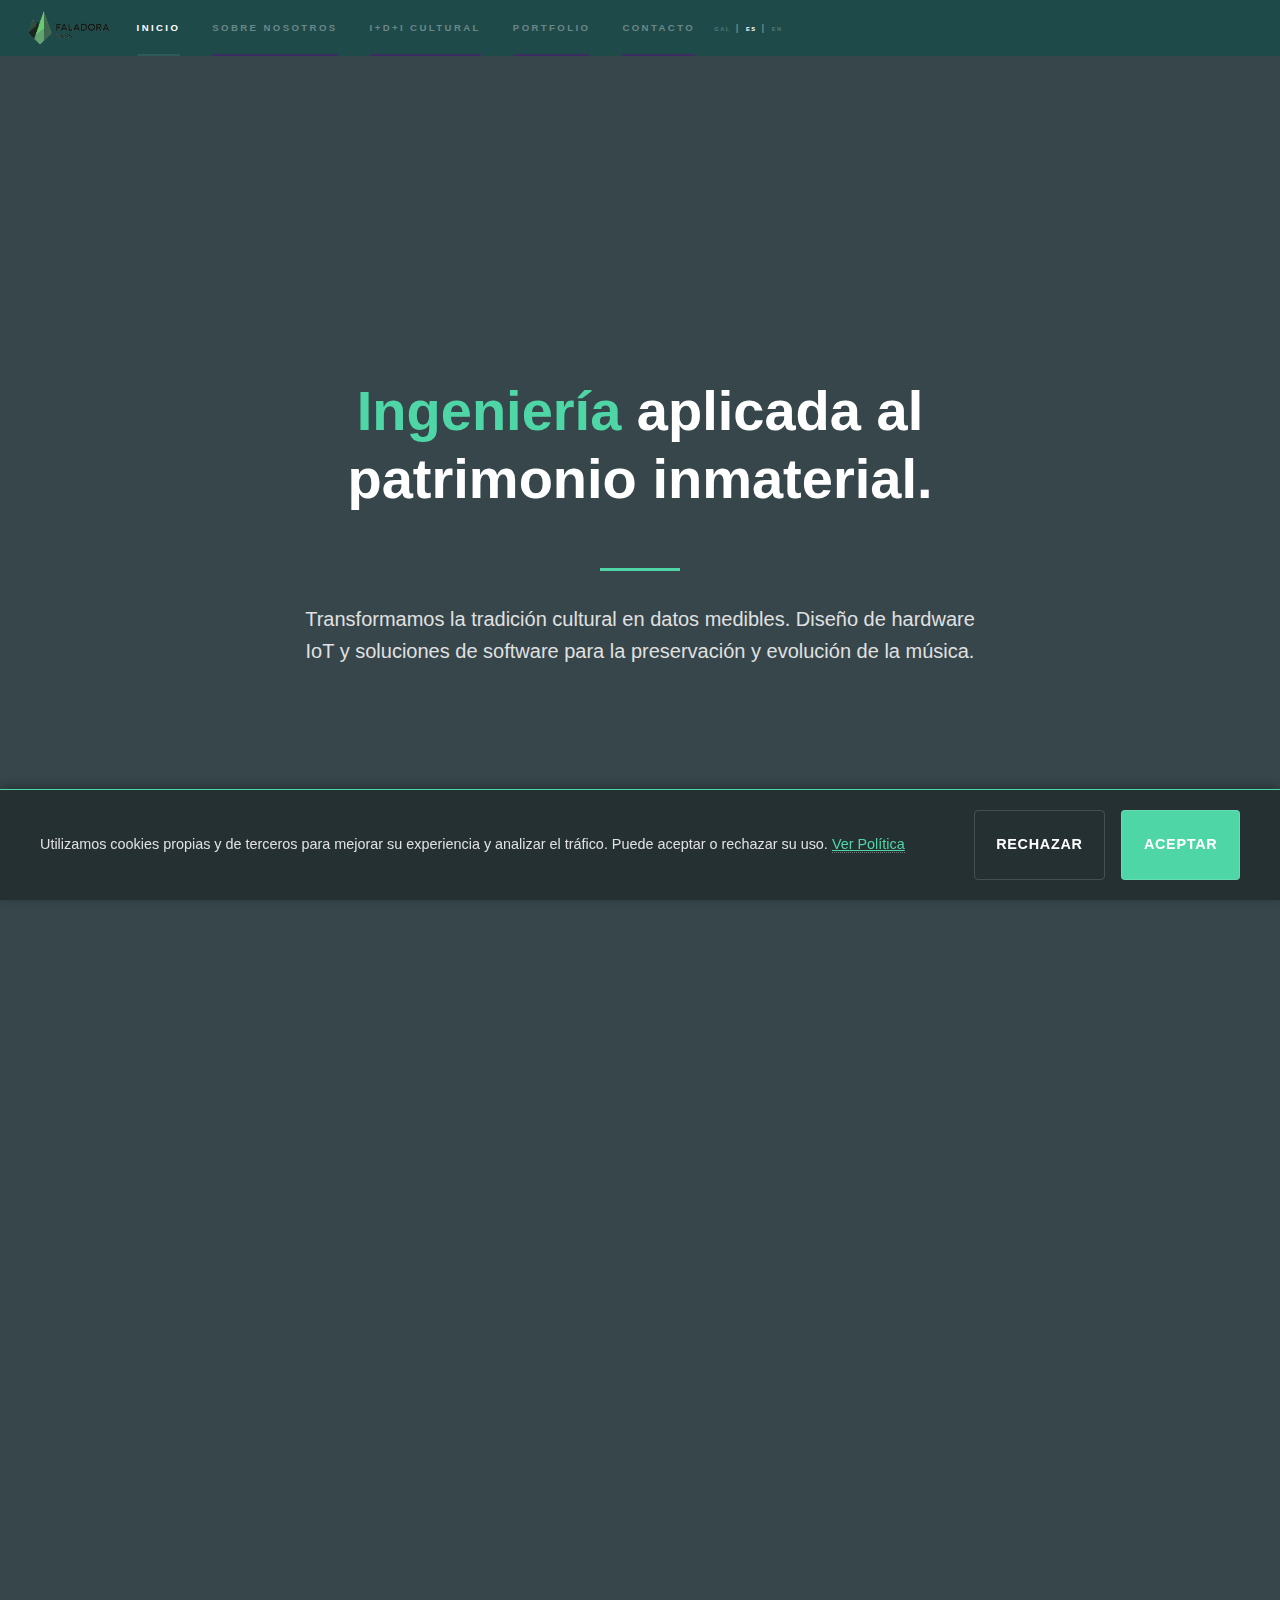
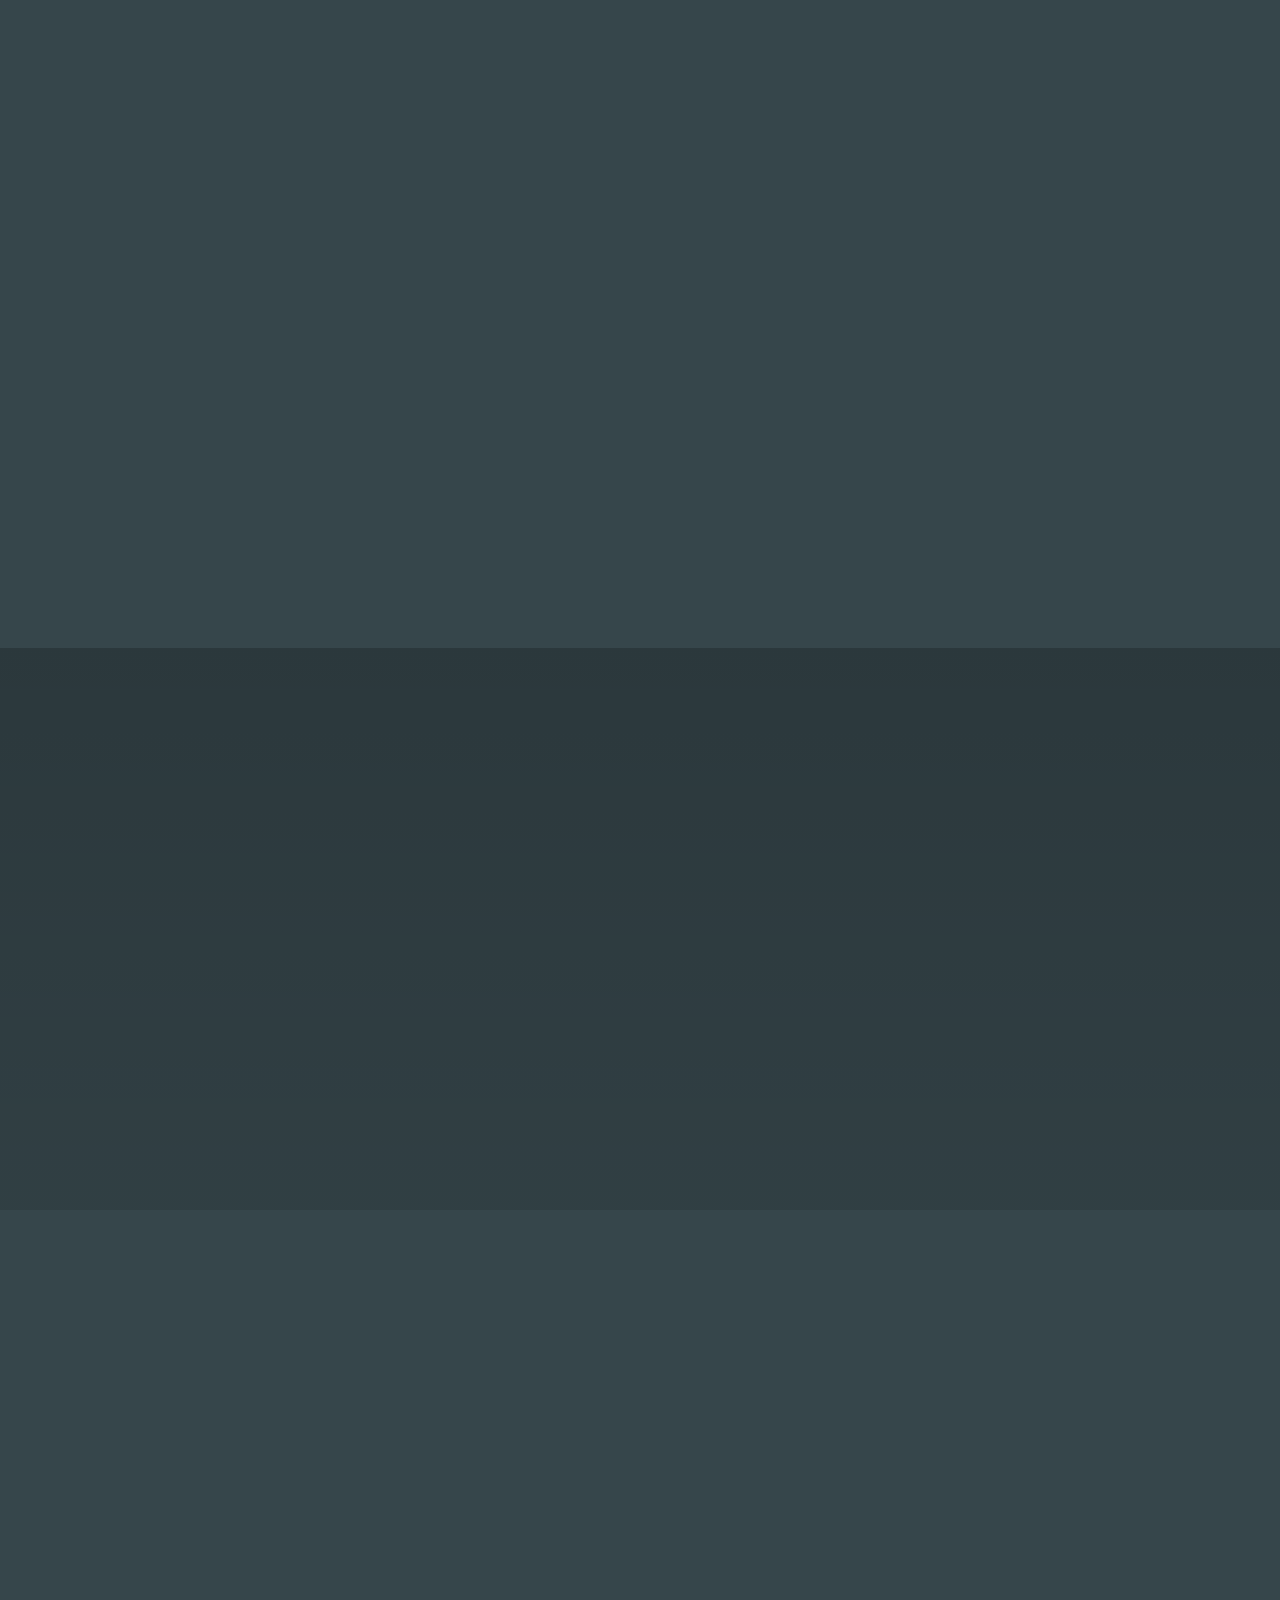
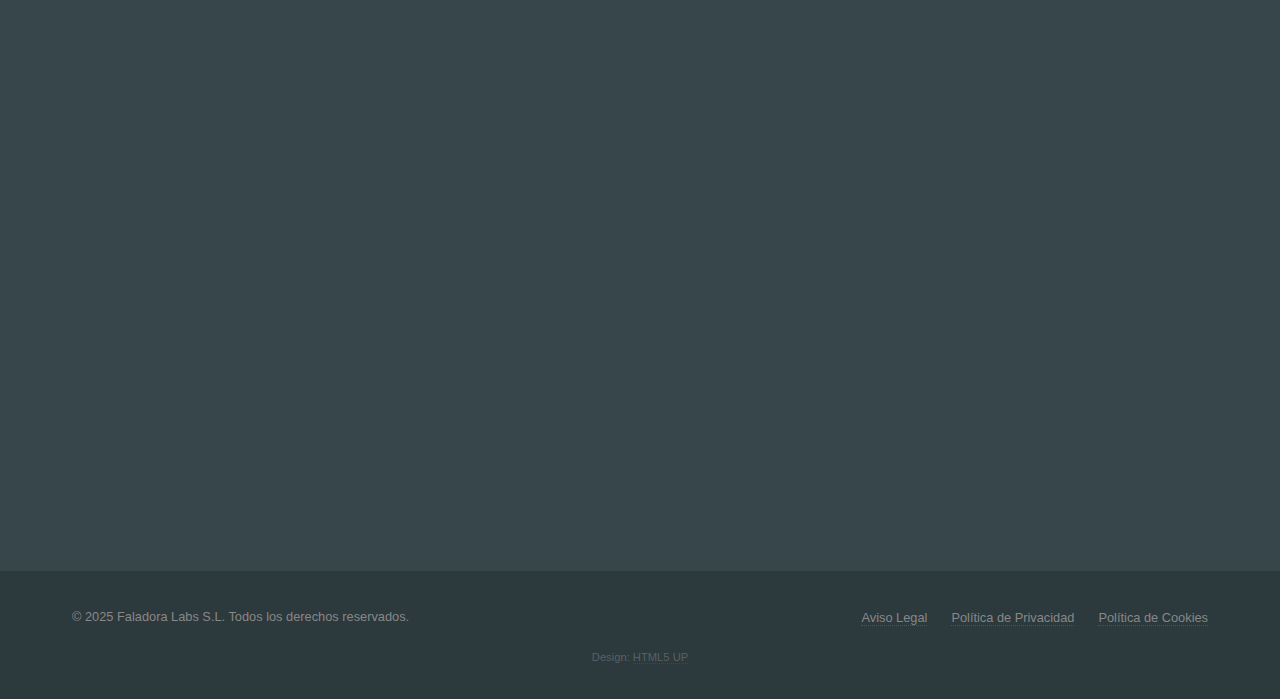
<file: es/index.html>
<!DOCTYPE HTML>
<!--
	Faladora Labs S.L. - Corporate Landing Page
	One Page Design with Smooth Scrolling Sections
-->
<html lang="es">
	<head>
		<title>Faladora Labs S.L. - Ingeniería aplicada al patrimonio inmaterial</title>
		<meta charset="utf-8" />
		<meta name="viewport" content="width=device-width, initial-scale=1, user-scalable=no" />
		<meta name="description" content="Faladora Labs S.L. - Ingeniería aplicada al patrimonio inmaterial. I+D+i Cultural, Digitalización Sensorial y Consultoría Tecnológica." />
		<link rel="stylesheet" href="../assets/css/main.css" />
		<noscript><link rel="stylesheet" href="../assets/css/noscript.css" /></noscript>
		<!-- TODO: Inject Slate Grey corporate color scheme CSS here -->
	</head>
	<body class="is-preload">

		<!-- Sidebar Navigation -->
		<section id="sidebar">
			<div class="inner">
				<div class="logo">
					<img src="../images/logo.png" alt="Faladora Labs S.L." />
				</div>
				<button id="menu-toggle" class="menu-toggle" aria-label="Toggle menu">
					<span></span>
					<span></span>
					<span></span>
				</button>
				<nav id="main-nav">
					<ul>
						<li><a href="#intro">Inicio</a></li>
						<li><a href="#about">Sobre Nosotros</a></li>
						<li><a href="#capabilities">I+D+i Cultural</a></li>
						<li><a href="#projects">Portfolio</a></li>
						<li><a href="#contact">Contacto</a></li>
						<li class="lang-switcher"><a href="../index.html">GAL</a> | <span class="lang-active">ES</span> | <a href="../en/index.html">EN</a></li>
					</ul>
				</nav>
			</div>
		</section>

		<!-- Main Content Wrapper -->
		<div id="wrapper">

			<!-- SECTION 1: HERO / INTRO -->
			<section id="intro" class="wrapper style1 fullscreen fade-up">
				<div class="inner hero-content">
					<h1 class="hero-title">
						<span class="accent-text">Ingeniería</span> aplicada al patrimonio inmaterial.
					</h1>
					<div class="hero-accent-line"></div>
					<p class="hero-subtitle">Transformamos la tradición cultural en datos medibles. Diseño de hardware IoT y soluciones de software para la preservación y evolución de la música.</p>
				</div>
			</section>

			<!-- SECTION 2: ABOUT -->
			<section id="about" class="wrapper style2 fade-up">
				<div class="inner">
					<h2>Sobre Nosotros</h2>
					<div class="about-grid">
						<div class="about-card">
							<div class="about-card-accent"></div>
							<h3>Origen</h3>
							<p>Faladora Labs S.L. es un laboratorio de innovación tecnológica con sede en Galicia. Nuestro nombre rinde homenaje a la Serra da Faladora, un símbolo de permanencia e identidad en el norte gallego.</p>
						</div>
						<div class="about-card">
							<div class="about-card-accent"></div>
							<h3>Visión</h3>
							<p>Nacemos con la misión de tender puentes entre la artesanía centenaria y la precisión digital. No creemos en la tecnología que sustituye, sino en la tecnología que comprende, cuida y potencia. Somos un equipo multidisciplinar enfocado en el desarrollo de dispositivos físicos (hardware) y ecosistemas digitales (software) que aportan métricas objetivas a procesos artísticos subjetivos.</p>
						</div>
					</div>
				</div>
			</section>

			<!-- SECTION 3: CAPABILITIES / SERVICES -->
			<section id="capabilities" class="wrapper style3 fade-up">
				<div class="inner">
					<h2>I+D+i Cultural</h2>
					<div class="capabilities-grid">
						<div class="capability-card">
							<div class="capability-icon">
								<span class="icon solid major fa-wifi"></span>
							</div>
							<h3>Digitalización Sensorial</h3>
							<p>Desarrollo de sensórica no invasiva para la captación de variables físicas (presión, temperatura, humedad) en entornos acústicos complejos.</p>
						</div>
						<div class="capability-card">
							<div class="capability-icon">
								<span class="icon solid major fa-chart-line"></span>
							</div>
							<h3>Análisis de Datos y UX</h3>
							<p>Traducción de 'Big Data' acústico en interfaces visuales intuitivas para la toma de decisiones, la docencia y la conservación de instrumentos.</p>
						</div>
						<div class="capability-card">
							<div class="capability-icon">
								<span class="icon solid major fa-microchip"></span>
							</div>
							<h3>Consultoría Tecnológica</h3>
							<p>Asesoramiento a fabricantes e instituciones en la integración de soluciones IoT en el sector cultural y musical.</p>
						</div>
					</div>
				</div>
			</section>

			<!-- SECTION 4: FEATURED PROJECT -->
			<section id="projects" class="wrapper style2 fade-up">
				<div class="inner">
					<div class="project-layout">
						<!-- Column 1: The Mission (Narrative) -->
						<div class="project-concept">
							<span class="project-label">I+D+i EN CURSO</span>
							<h2>Proyecto XANA</h2>
							<p>Redefiniendo el futuro de la música tradicional a través de la ingeniería de datos. Estamos desarrollando el primer ecosistema tecnológico capaz de digitalizar y objetivar la interpretación instrumental, preservando el matiz humano mediante precisión digital.</p>
							<span class="status-badge">Estado: Patente en trámite</span>
						</div>
						<!-- Column 2: The Pillars (Abstracted) -->
						<div class="project-specs">
							<div class="spec-block">
								<h3 class="component-title">Hardware Propietario</h3>
								<p class="component-description">Diseño de instrumentación electrónica avanzada para la captación de datos de alta fidelidad en tiempo real.</p>
							</div>
							<div class="spec-block">
								<h3 class="component-title">Algoritmia y Procesamiento</h3>
								<p class="component-description">Modelos de análisis propios diseñados para interpretar patrones complejos de ejecución musical.</p>
							</div>
						</div>
					</div>
					<!-- COMMENTED OUT: Previous technical details (pending patent filings) -->
					<!--
					<div class="project-layout">
						<div class="project-concept">
							<span class="project-label">PORTFOLIO ACTUAL</span>
							<h2>El Ecosistema XANA</h2>
							<p>Una solución integral para la gaita gallega e instrumentos de viento tradicionales. XANA introduce por primera vez la medición del 'temple' —la estabilidad de la presión del aire— en tiempo real, validando científicamente la intuición artística.</p>
							<span class="status-badge">Estado: Prototipado Industrial</span>
						</div>
						<div class="project-specs">
							<div class="spec-block">
								<h3 class="component-title">PULSO (Hardware)</h3>
								<p class="component-description">Dispositivo IoT no invasivo. Monitorización de presión, temperatura y humedad desde el interior del fol.</p>
							</div>
							<div class="spec-block">
								<h3 class="component-title">PENSA (Software)</h3>
								<p class="component-description">Inteligencia digital y visualización de datos. Traduce las constantes vitales del instrumento en una interfaz gráfica para el músico.</p>
							</div>
						</div>
					</div>
					-->
				</div>
			</section>

			<!-- SECTION 5: CONTACT -->
			<section id="contact" class="wrapper style1 fade-up">
				<div class="inner">
					<h2>Contacto</h2>
					<div class="contact-layout">
						<!-- Contact Information -->
						<div class="contact-info">
							<div class="contact-block">
								<h3>Faladora Labs S.L.</h3>
								<p>Utiliza el formulario para enviarnos un mensaje personalizado. Responderemos en el menor tiempo posible.</p>
								<p>Si necesitas escribirnos directamente, puedes hacerlo en <a class="email-link" data-user="info" data-domain="faladoralabs.com" rel="nofollow"></a>.</p>
							</div>
						</div>
						<!-- Contact Form -->
						<div class="contact-form-wrapper">
							<form id="contact-form" action="https://formsubmit.co/info@faladoralabs.com" method="POST" class="contact-form" novalidate>
								<input type="hidden" name="_subject" value="Nueva consulta desde Faladora Labs" />
								<input type="hidden" name="_captcha" value="true" />
								<input type="hidden" name="_next" value="https://faladoralabs.com/grazas.html" />
								<div class="honeypot-field" aria-hidden="true">
									<label for="contact-company">Empresa</label>
									<input type="text" name="company" id="contact-company" tabindex="-1" autocomplete="off" />
								</div>
								
								<div class="form-field">
									<input type="text" name="name" id="contact-name" placeholder="Nombre" required />
								</div>
								<div class="form-field">
									<input type="email" name="email" id="contact-email" placeholder="Email" required />
								</div>
								<div class="form-field">
									<textarea name="message" id="contact-message" placeholder="Mensaje" rows="5" required></textarea>
								</div>
								<div class="form-field">
									<label for="contact-quiz">Verificación humana: <span id="contact-quiz-question"></span></label>
									<input type="text" name="quiz_answer" id="contact-quiz" placeholder="Introduce el resultado" inputmode="numeric" autocomplete="off" required />
								</div>
								<button type="submit" class="submit-button">Enviar Solicitud</button>
								<p class="form-status" id="contact-status" role="status" aria-live="polite"></p>
							</form>
						</div>
					</div>
				</div>
			</section>

		</div>

		<!-- Footer -->
		<footer id="footer" class="wrapper style1-alt">
			<div class="inner">
				<div class="footer-content">
					<p class="copyright">&copy; 2025 Faladora Labs S.L. Todos los derechos reservados.</p>
					<ul class="legal-links">
						<li><a href="legal.html">Aviso Legal</a></li>
						<li><a href="privacidade.html">Política de Privacidad</a></li>
						<li><a href="cookies.html">Política de Cookies</a></li>
					</ul>
				</div>
				<p class="html5up-credit">Design: <a href="https://html5up.net" target="_blank" rel="noopener noreferrer">HTML5 UP</a></p>
			</div>
		</footer>

		<!-- Scripts -->
		<script src="../assets/js/jquery.min.js"></script>
		<script src="../assets/js/jquery.scrollex.min.js"></script>
		<script src="../assets/js/jquery.scrolly.min.js"></script>
		<script src="../assets/js/browser.min.js"></script>
		<script src="../assets/js/breakpoints.min.js"></script>
		<script src="../assets/js/util.js"></script>
		<script src="../assets/js/main.js"></script>
		<script>
			document.addEventListener('DOMContentLoaded', function () {
				var contactForm = document.getElementById('contact-form');
				var emailLinks = document.querySelectorAll('.email-link');

				emailLinks.forEach(function (link) {
					var user = link.getAttribute('data-user');
					var domain = link.getAttribute('data-domain');
					if (!user || !domain) return;
					var email = user + '@' + domain;
					link.textContent = email;
					link.setAttribute('href', 'mailto:' + email);
				});

				if (!contactForm) return;

				var honeypotInput = document.getElementById('contact-company');
				var statusEl = document.getElementById('contact-status');
				var submitBtn = contactForm.querySelector('button[type="submit"]');
				var quizQuestionEl = document.getElementById('contact-quiz-question');
				var quizInput = document.getElementById('contact-quiz');
				var MIN_DELAY_MS = 4000;
				var formStartTime = Date.now();
				var quizSolution = null;

				function generateQuiz() {
					if (!quizQuestionEl) return;
					var a = Math.floor(Math.random() * 7) + 2;
					var b = Math.floor(Math.random() * 7) + 1;
					quizSolution = a + b;
					quizQuestionEl.textContent = a + ' + ' + b + ' = ?';
					if (quizInput) {
						quizInput.value = '';
					}
				}

				generateQuiz();

				contactForm.addEventListener('submit', function (event) {
					statusEl.classList.remove('is-error', 'is-warning');

					if (honeypotInput && honeypotInput.value.trim() !== '') {
						event.preventDefault();
						statusEl.textContent = 'No se pudo enviar. Por favor, completa solo los campos visibles.';
						statusEl.classList.add('is-error');
						return;
					}

					if (Date.now() - formStartTime < MIN_DELAY_MS) {
						event.preventDefault();
						statusEl.textContent = 'Por favor, revisa el mensaje antes de enviarlo.';
						statusEl.classList.add('is-warning');
						return;
					}

					if (quizInput && quizSolution !== null) {
						var userAnswer = parseInt(quizInput.value, 10);
						if (isNaN(userAnswer) || userAnswer !== quizSolution) {
							event.preventDefault();
							statusEl.textContent = 'Respuesta incorrecta. Inténtalo de nuevo.';
							statusEl.classList.add('is-error');
							generateQuiz();
							return;
						}
					}

					submitBtn.classList.add('is-loading');
					submitBtn.disabled = true;
					statusEl.textContent = 'Enviando...';
				});
			});
		</script>

		<!-- Cookie Consent Banner -->
		<div id="cookie-banner" style="display: none;">
			<div class="cookie-banner-content">
				<div class="cookie-banner-text">
					<p>Utilizamos cookies propias y de terceros para mejorar su experiencia y analizar el tráfico. Puede aceptar o rechazar su uso. <a href="cookies.html">Ver Política</a></p>
				</div>
				<div class="cookie-banner-buttons">
					<button id="cookie-reject" class="cookie-btn cookie-btn-secondary">Rechazar</button>
					<button id="cookie-accept" class="cookie-btn cookie-btn-primary">Aceptar</button>
				</div>
			</div>
		</div>

		<style>
			/* Cookie Consent Banner Styles */
			#cookie-banner {
				position: fixed;
				bottom: 0;
				left: 0;
				width: 100%;
				background-color: #253033;
				border-top: 1px solid #4fd6a6;
				padding: 20px;
				z-index: 9999;
				box-shadow: 0 -2px 10px rgba(0, 0, 0, 0.3);
			}

			.cookie-banner-content {
				max-width: 1200px;
				margin: 0 auto;
				display: -moz-flex;
				display: -webkit-flex;
				display: -ms-flex;
				display: flex;
				-moz-flex-direction: row;
				-webkit-flex-direction: row;
				-ms-flex-direction: row;
				flex-direction: row;
				-moz-align-items: center;
				-webkit-align-items: center;
				-ms-align-items: center;
				align-items: center;
				-moz-justify-content: space-between;
				-webkit-justify-content: space-between;
				-ms-justify-content: space-between;
				justify-content: space-between;
				gap: 2em;
			}

			.cookie-banner-text {
				-moz-flex: 1;
				-webkit-flex: 1;
				-ms-flex: 1;
				flex: 1;
			}

			.cookie-banner-text p {
				color: #e0e0e0;
				margin: 0;
				font-size: 0.9rem;
				line-height: 1.5;
			}

			.cookie-banner-text a {
				color: #4fd6a6;
				text-decoration: underline;
			}

			.cookie-banner-text a:hover {
				color: #ffffff;
			}

			.cookie-banner-buttons {
				display: -moz-flex;
				display: -webkit-flex;
				display: -ms-flex;
				display: flex;
				-moz-flex-direction: row;
				-webkit-flex-direction: row;
				-ms-flex-direction: row;
				flex-direction: row;
				gap: 1em;
			}

			.cookie-btn {
				padding: 0.75em 1.5em;
				border: none;
				border-radius: 4px;
				font-size: 0.9rem;
				font-weight: bold;
				cursor: pointer;
				text-align: center;
				line-height: 1.2;
				display: -moz-flex;
				display: -webkit-flex;
				display: -ms-flex;
				display: flex;
				-moz-align-items: center;
				-webkit-align-items: center;
				-ms-align-items: center;
				align-items: center;
				-moz-justify-content: center;
				-webkit-justify-content: center;
				-ms-justify-content: center;
				justify-content: center;
				-moz-transition: all 0.3s ease;
				-webkit-transition: all 0.3s ease;
				-ms-transition: all 0.3s ease;
				transition: all 0.3s ease;
				text-transform: uppercase;
				letter-spacing: 0.05em;
			}

			.cookie-btn-secondary {
				background-color: transparent;
				border: 1px solid rgba(255, 255, 255, 0.3);
				color: #e0e0e0;
			}

			.cookie-btn-secondary:hover {
				background-color: rgba(255, 255, 255, 0.1);
				border-color: rgba(255, 255, 255, 0.5);
				color: #ffffff;
			}

			.cookie-btn-primary {
				background-color: #4fd6a6;
				color: #ffffff;
			}

			.cookie-btn-primary:hover {
				background-color: #3fb896;
			}

			@media screen and (max-width: 736px) {
				#cookie-banner {
					padding: 15px;
				}

				.cookie-banner-content {
					-moz-flex-direction: column;
					-webkit-flex-direction: column;
					-ms-flex-direction: column;
					flex-direction: column;
					gap: 1em;
					text-align: center;
				}

				.cookie-banner-buttons {
					width: 100%;
					-moz-justify-content: center;
					-webkit-justify-content: center;
					-ms-justify-content: center;
					justify-content: center;
				}

				.cookie-btn {
					-moz-flex: 1;
					-webkit-flex: 1;
					-ms-flex: 1;
					flex: 1;
					max-width: 150px;
				}
			}
		</style>

		<script>
			// Mobile Menu Toggle
			(function() {
				const menuToggle = document.getElementById('menu-toggle');
				const mainNav = document.getElementById('main-nav');

				if (menuToggle && mainNav) {
					menuToggle.addEventListener('click', function() {
						menuToggle.classList.toggle('active');
						mainNav.classList.toggle('active');
					});

					// Close menu when clicking on a navigation link (mobile only)
					const navLinks = mainNav.querySelectorAll('a[href^="#"]');
					navLinks.forEach(function(link) {
						link.addEventListener('click', function() {
							if (window.innerWidth <= 736) {
								menuToggle.classList.remove('active');
								mainNav.classList.remove('active');
							}
						});
					});
				}
			})();
		</script>

		<script>
			// Cookie Consent Management
			(function() {
				const COOKIE_CONSENT_KEY = 'faladora-cookie-consent';
				const banner = document.getElementById('cookie-banner');
				const acceptBtn = document.getElementById('cookie-accept');
				const rejectBtn = document.getElementById('cookie-reject');

				// Function to load Google Analytics / GTM
				function loadAnalytics() {
					// Google Tag Manager script
					(function(w,d,s,l,i){w[l]=w[l]||[];w[l].push({'gtm.start':
					new Date().getTime(),event:'gtm.js'});var f=d.getElementsByTagName(s)[0],
					j=d.createElement(s),dl=l!='dataLayer'?'&l='+l:'';j.async=true;j.src=
					'https://www.googletagmanager.com/gtm.js?id='+i+dl;f.parentNode.insertBefore(j,f);
					})(window,document,'script','dataLayer','G-XXXXXXXXXX');

					// Google Analytics 4 (alternative method)
					// Uncomment if using GA4 directly instead of GTM
					/*
					window.dataLayer = window.dataLayer || [];
					function gtag(){dataLayer.push(arguments);}
					gtag('js', new Date());
					gtag('config', 'G-XXXXXXXXXX');
					
					var script = document.createElement('script');
					script.async = true;
					script.src = 'https://www.googletagmanager.com/gtag/js?id=G-XXXXXXXXXX';
					document.head.appendChild(script);
					*/
				}

				// Function to hide banner
				function hideBanner() {
					if (banner) {
						banner.style.display = 'none';
					}
				}

				// Function to save consent
				function saveConsent(consent) {
					try {
						localStorage.setItem(COOKIE_CONSENT_KEY, consent);
					} catch (e) {
						console.error('Error saving cookie consent:', e);
					}
				}

				// Function to get consent status
				function getConsent() {
					try {
						return localStorage.getItem(COOKIE_CONSENT_KEY);
					} catch (e) {
						console.error('Error reading cookie consent:', e);
						return null;
					}
				}

				// Check consent status on page load
				function initCookieBanner() {
					const consent = getConsent();

					if (!consent) {
						// No consent saved - show banner
						if (banner) {
							banner.style.display = 'block';
						}
					} else if (consent === 'accepted') {
						// User accepted - hide banner and load analytics
						hideBanner();
						loadAnalytics();
					} else if (consent === 'rejected') {
						// User rejected - hide banner, do NOT load analytics
						hideBanner();
					}
				}

				// Event listeners
				if (acceptBtn) {
					acceptBtn.addEventListener('click', function() {
						saveConsent('accepted');
						hideBanner();
						loadAnalytics();
					});
				}

				if (rejectBtn) {
					rejectBtn.addEventListener('click', function() {
						saveConsent('rejected');
						hideBanner();
					});
				}

				// Initialize on DOM ready
				if (document.readyState === 'loading') {
					document.addEventListener('DOMContentLoaded', initCookieBanner);
				} else {
					initCookieBanner();
				}
			})();
		</script>

	</body>
</html>
</file>
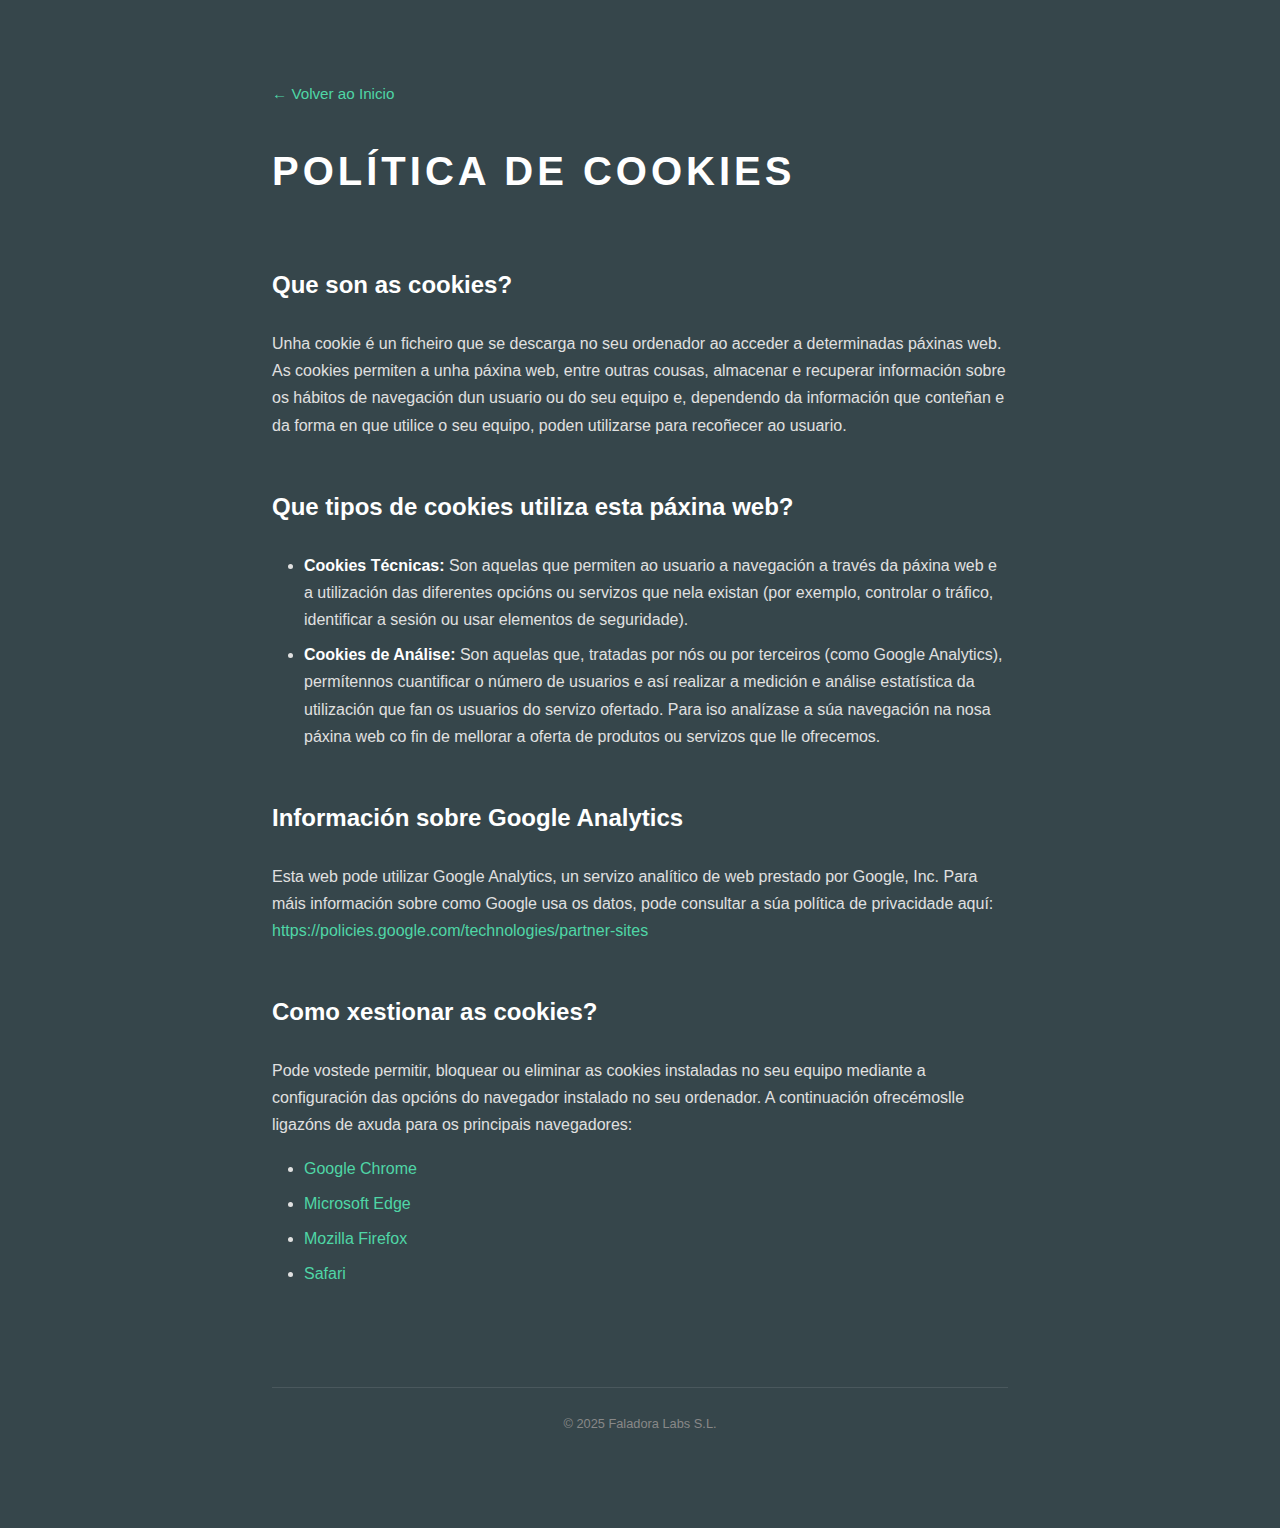
<file: cookies.html>
<!DOCTYPE HTML>
<!--
	Faladora Labs S.L. - Política de Cookies
-->
<html lang="gl">
	<head>
		<title>Política de Cookies - Faladora Labs S.L.</title>
		<meta charset="utf-8" />
		<meta name="viewport" content="width=device-width, initial-scale=1, user-scalable=no" />
		<meta name="description" content="Política de Cookies de Faladora Labs S.L." />
		<style>
			* {
				margin: 0;
				padding: 0;
				box-sizing: border-box;
			}

			body {
				background-color: #36464b;
				color: #e0e0e0;
				font-family: Arial, Helvetica, sans-serif;
				line-height: 1.7;
				padding: 2em 1em;
			}

			.container {
				max-width: 800px;
				margin: 0 auto;
				padding: 3em 2em;
			}

			.back-button {
				display: inline-block;
				margin-bottom: 2em;
				color: #4fd6a6;
				text-decoration: none;
				font-size: 0.95rem;
				-moz-transition: color 0.3s ease;
				-webkit-transition: color 0.3s ease;
				-ms-transition: color 0.3s ease;
				transition: color 0.3s ease;
			}

			.back-button:hover {
				color: #ffffff;
			}

			h1 {
				color: #ffffff;
				font-size: 2.5rem;
				font-weight: bold;
				margin-bottom: 1.5em;
				text-transform: uppercase;
				letter-spacing: 0.1em;
			}

			h2 {
				color: #ffffff;
				font-size: 1.5rem;
				font-weight: bold;
				margin-top: 2em;
				margin-bottom: 1em;
			}

			p {
				color: #e0e0e0;
				margin-bottom: 1em;
				line-height: 1.7;
			}

			ul {
				margin-left: 2em;
				margin-bottom: 1.5em;
			}

			li {
				color: #e0e0e0;
				margin-bottom: 0.5em;
				line-height: 1.7;
			}

			strong {
				color: #ffffff;
				font-weight: bold;
			}

			code {
				background-color: rgba(0, 0, 0, 0.3);
				padding: 0.2em 0.4em;
				border-radius: 3px;
				font-family: 'Courier New', Courier, monospace;
				color: #4fd6a6;
			}

			a {
				color: #4fd6a6;
				text-decoration: none;
				-moz-transition: color 0.3s ease;
				-webkit-transition: color 0.3s ease;
				-ms-transition: color 0.3s ease;
				transition: color 0.3s ease;
			}

			a:hover {
				color: #ffffff;
				text-decoration: underline;
			}

			hr {
				border: none;
				border-top: 1px solid rgba(255, 255, 255, 0.1);
				margin: 3em 0 1.5em 0;
			}

			.footer-text {
				font-size: 0.8rem;
				text-align: center;
				color: #888;
				margin-top: 2em;
			}

			@media screen and (max-width: 736px) {
				body {
					padding: 1em 0.5em;
				}

				.container {
					padding: 2em 1.5em;
				}

				h1 {
					font-size: 2rem;
				}

				h2 {
					font-size: 1.25rem;
				}
			}
		</style>
	</head>
	<body>
		<div class="container">
			<a href="index.html" class="back-button">← Volver ao Inicio</a>

			<h1>POLÍTICA DE COOKIES</h1>

			<h2>Que son as cookies?</h2>
			<p>Unha cookie é un ficheiro que se descarga no seu ordenador ao acceder a determinadas páxinas web. As cookies permiten a unha páxina web, entre outras cousas, almacenar e recuperar información sobre os hábitos de navegación dun usuario ou do seu equipo e, dependendo da información que conteñan e da forma en que utilice o seu equipo, poden utilizarse para recoñecer ao usuario.</p>

			<h2>Que tipos de cookies utiliza esta páxina web?</h2>
			<ul>
				<li><strong>Cookies Técnicas:</strong> Son aquelas que permiten ao usuario a navegación a través da páxina web e a utilización das diferentes opcións ou servizos que nela existan (por exemplo, controlar o tráfico, identificar a sesión ou usar elementos de seguridade).</li>
				<li><strong>Cookies de Análise:</strong> Son aquelas que, tratadas por nós ou por terceiros (como Google Analytics), permítennos cuantificar o número de usuarios e así realizar a medición e análise estatística da utilización que fan os usuarios do servizo ofertado. Para iso analízase a súa navegación na nosa páxina web co fin de mellorar a oferta de produtos ou servizos que lle ofrecemos.</li>
			</ul>

			<h2>Información sobre Google Analytics</h2>
			<p>Esta web pode utilizar Google Analytics, un servizo analítico de web prestado por Google, Inc. Para máis información sobre como Google usa os datos, pode consultar a súa política de privacidade aquí: <a href="https://policies.google.com/technologies/partner-sites" target="_blank">https://policies.google.com/technologies/partner-sites</a></p>

			<h2>Como xestionar as cookies?</h2>
			<p>Pode vostede permitir, bloquear ou eliminar as cookies instaladas no seu equipo mediante a configuración das opcións do navegador instalado no seu ordenador. A continuación ofrecémoslle ligazóns de axuda para os principais navegadores:</p>
			<ul>
				<li><a href="http://support.google.com/chrome/bin/answer.py?hl=es&answer=95647" target="_blank">Google Chrome</a></li>
				<li><a href="https://support.microsoft.com/es-es/microsoft-edge/eliminar-las-cookies-en-microsoft-edge-63947406-40ac-c23d-9e8f-7a53be5b951d" target="_blank">Microsoft Edge</a></li>
				<li><a href="http://support.mozilla.org/es/kb/habilitar-y-deshabilitar-cookies-que-los-sitios-we" target="_blank">Mozilla Firefox</a></li>
				<li><a href="http://support.apple.com/kb/ph5042" target="_blank">Safari</a></li>
			</ul>

			<br>

			<hr style="border-color: rgba(255,255,255,0.1);">

			<p class="footer-text">© 2025 Faladora Labs S.L.</p>
		</div>
	</body>
</html>
</file>
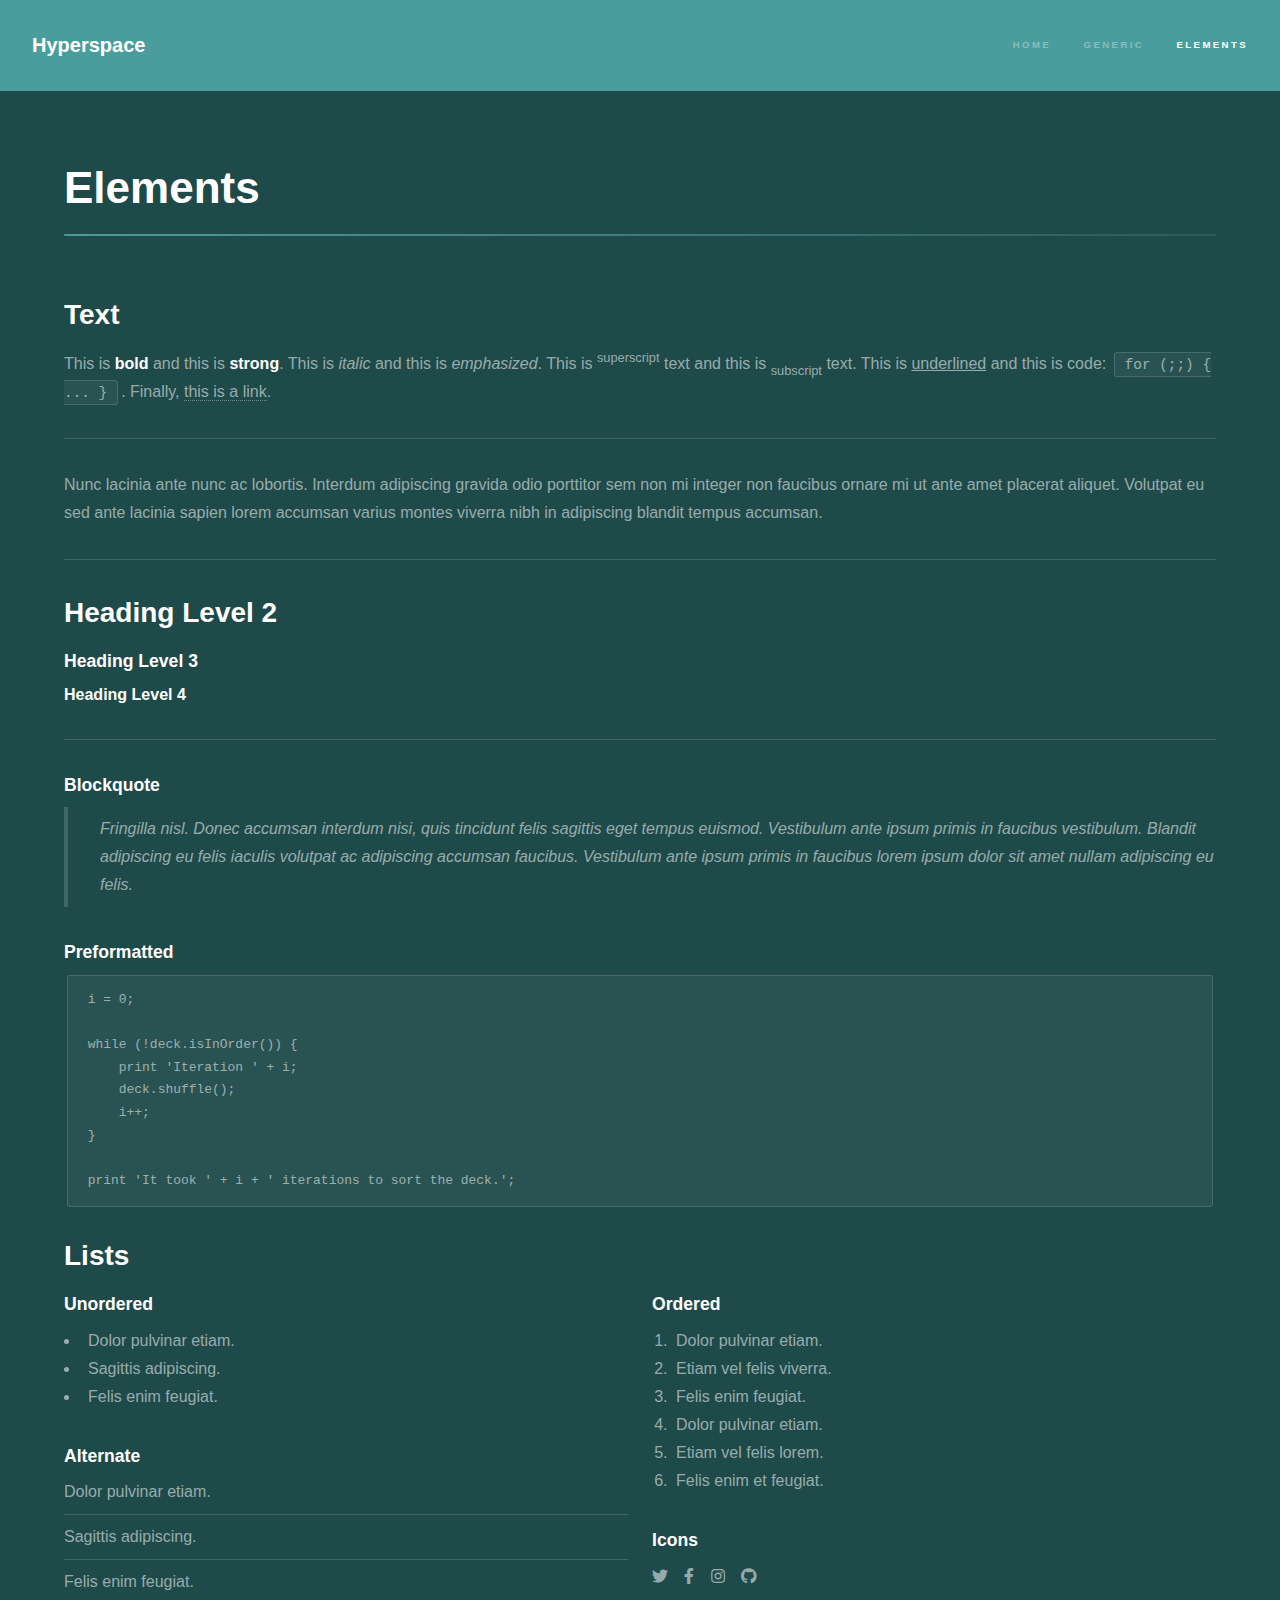
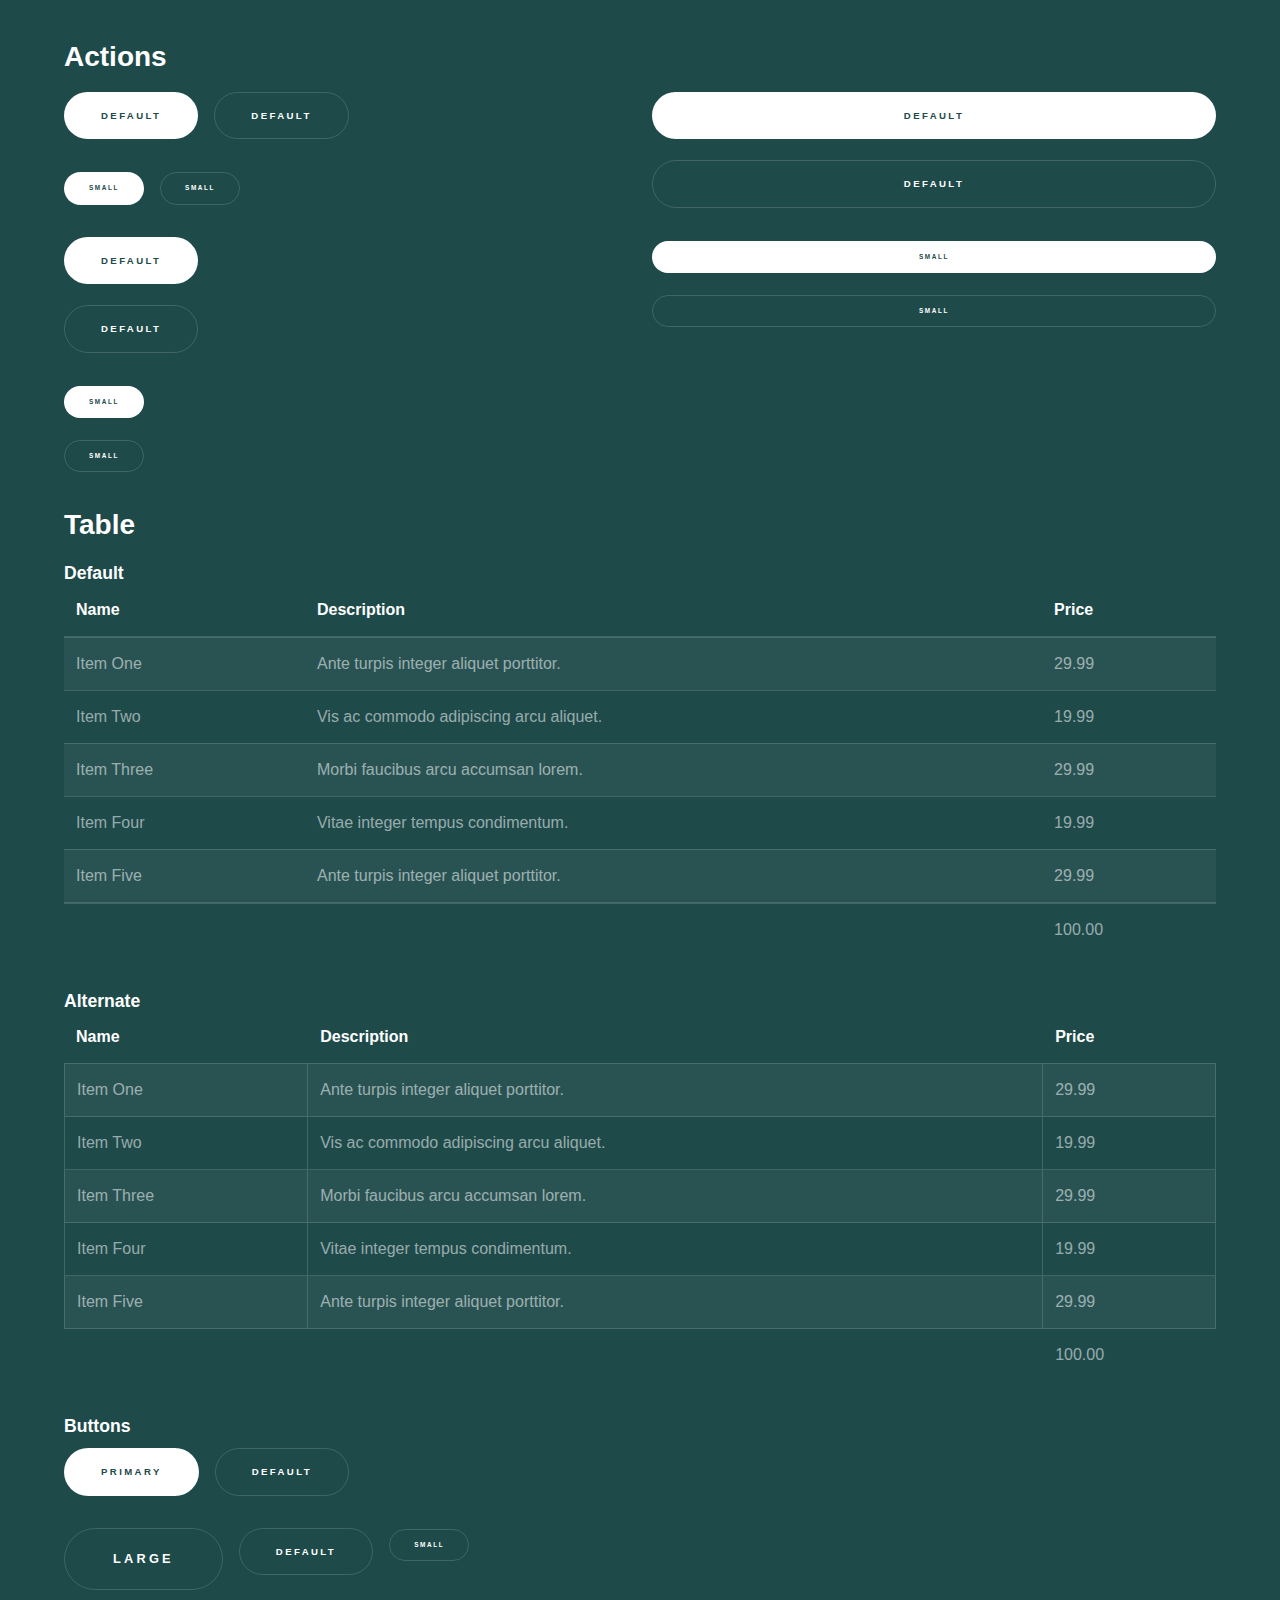
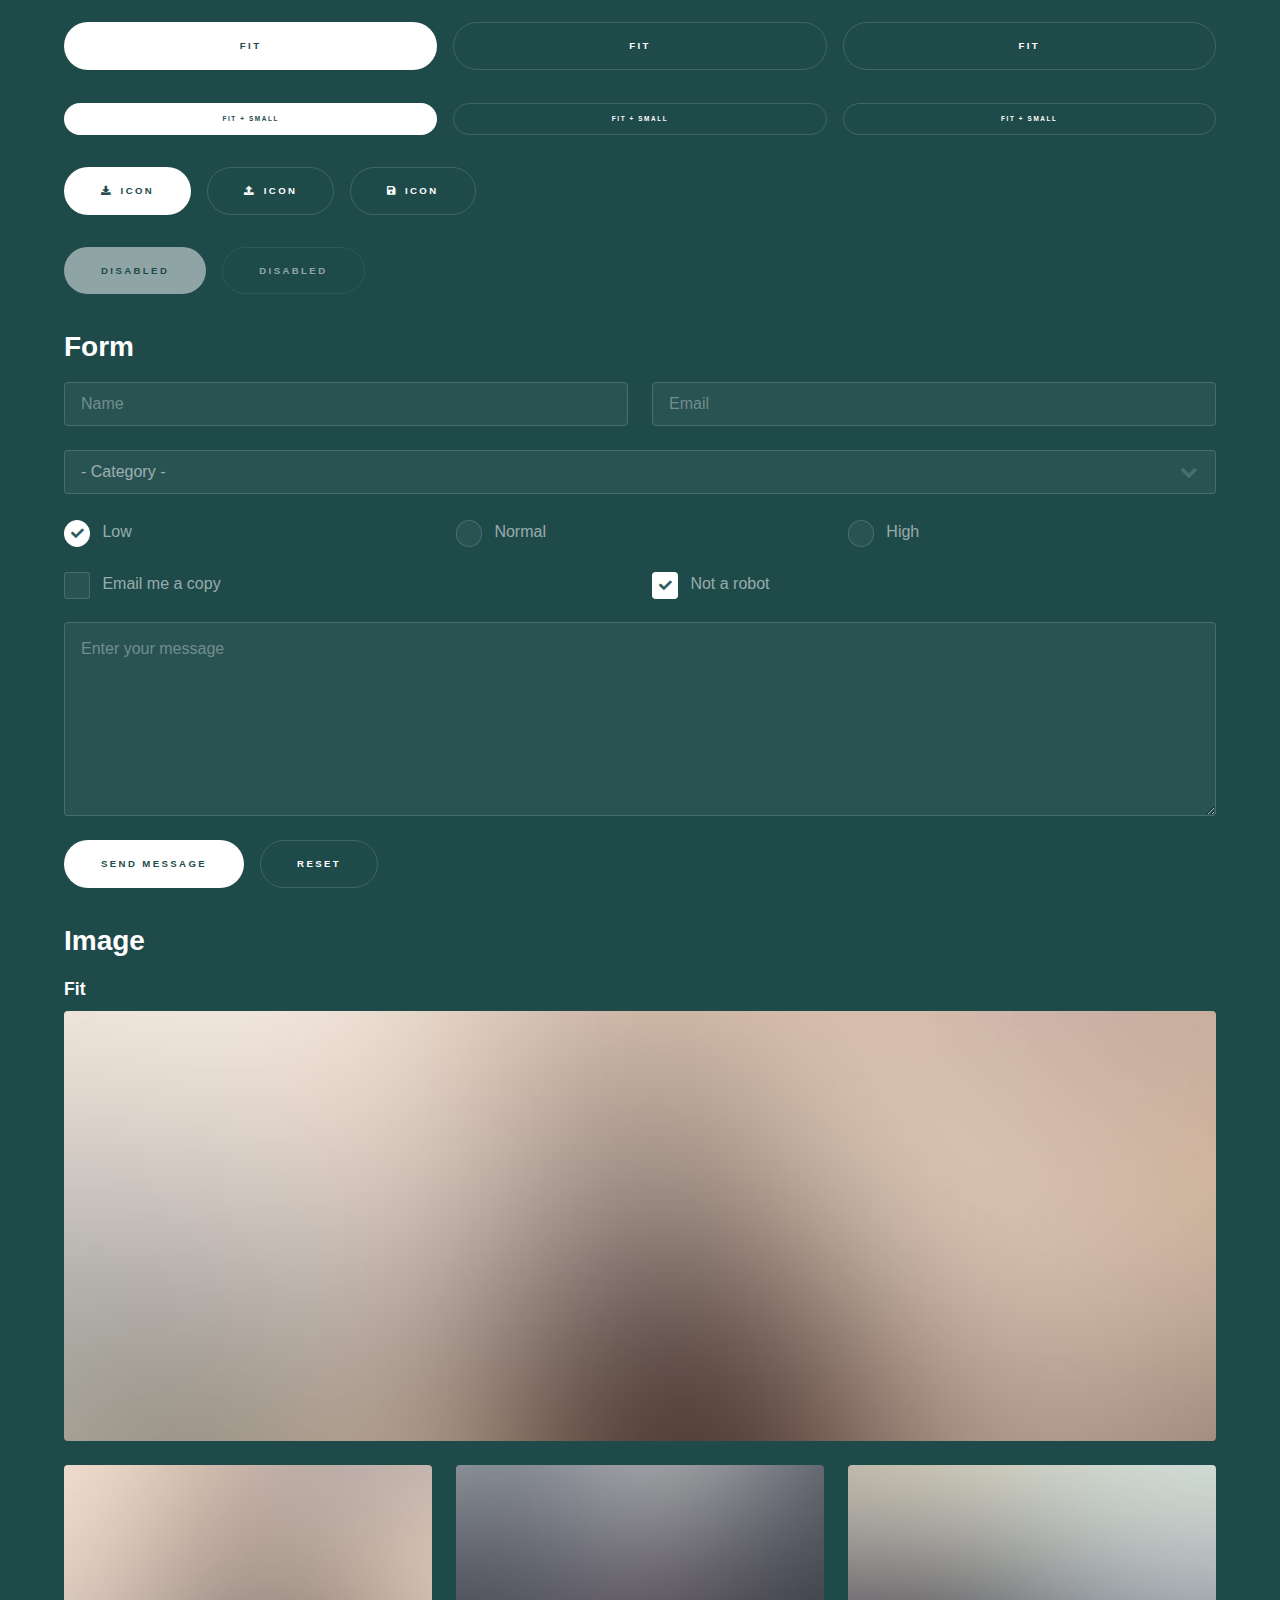
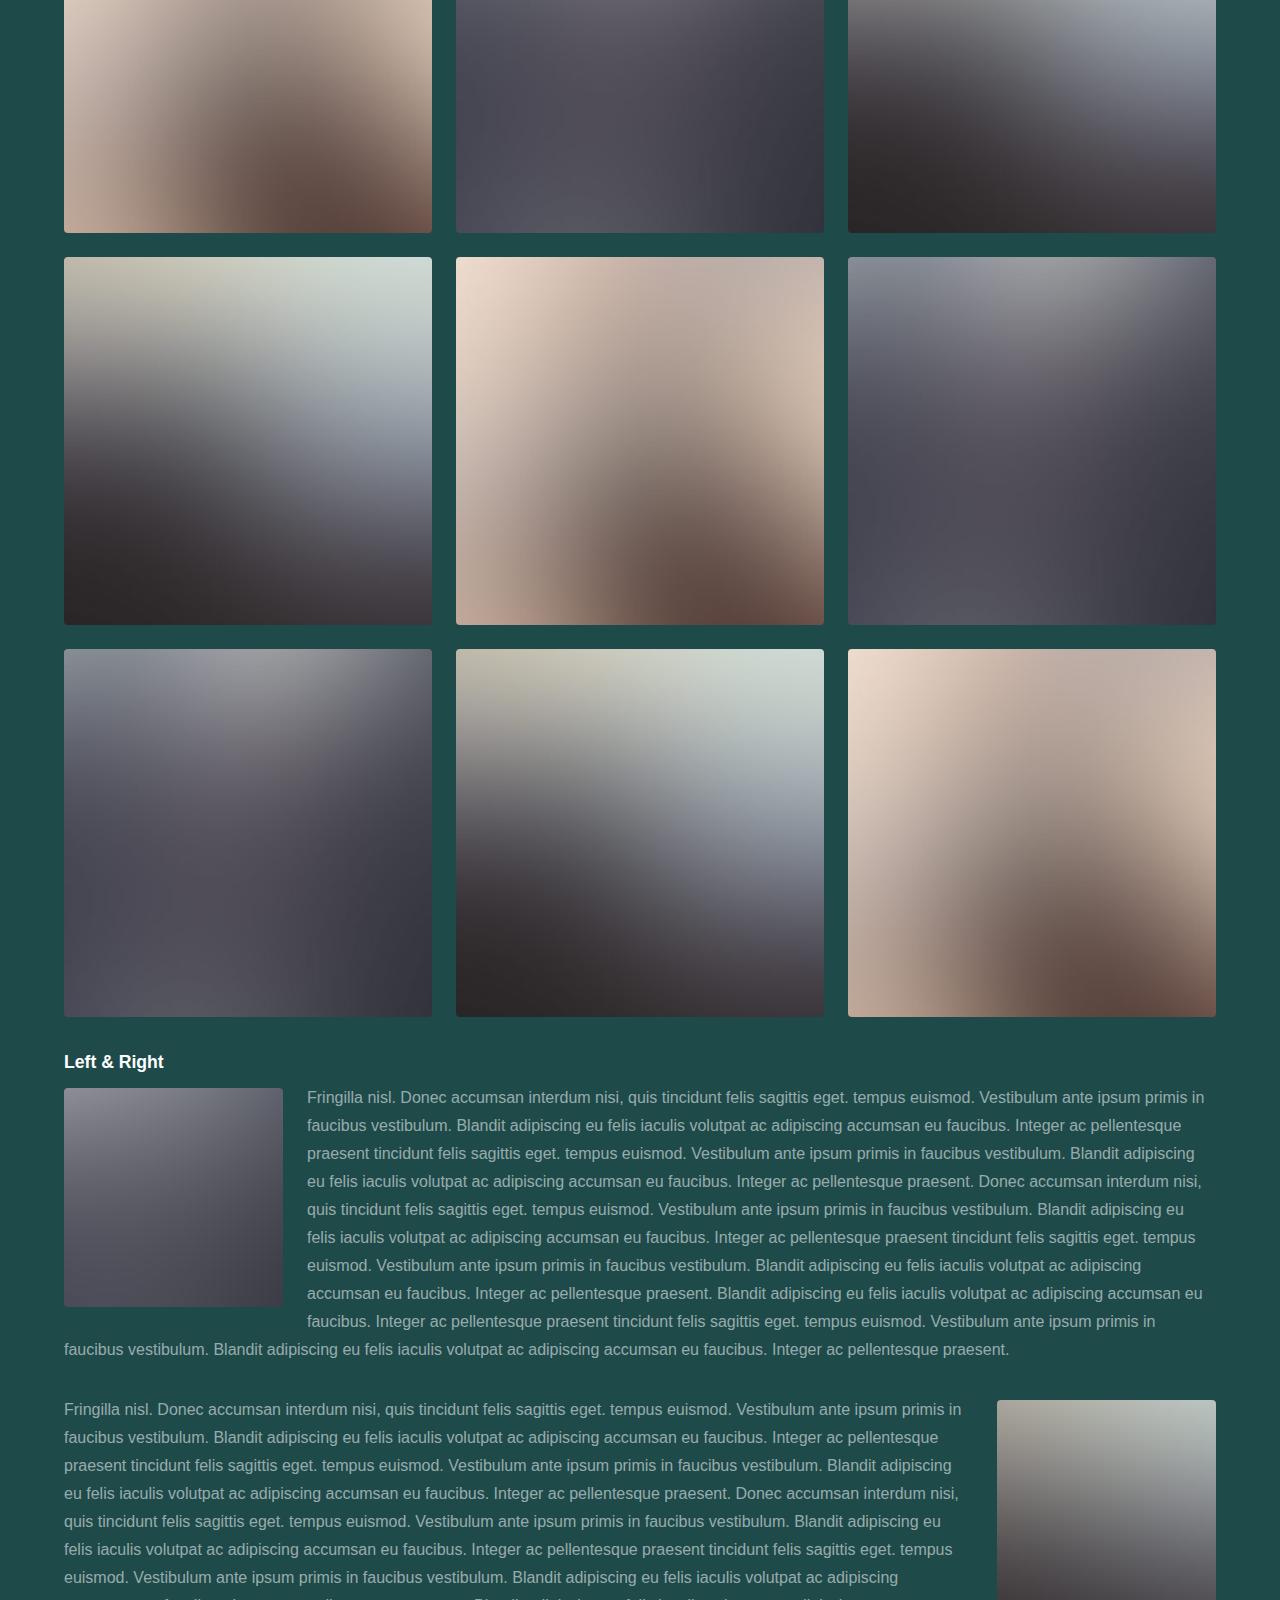
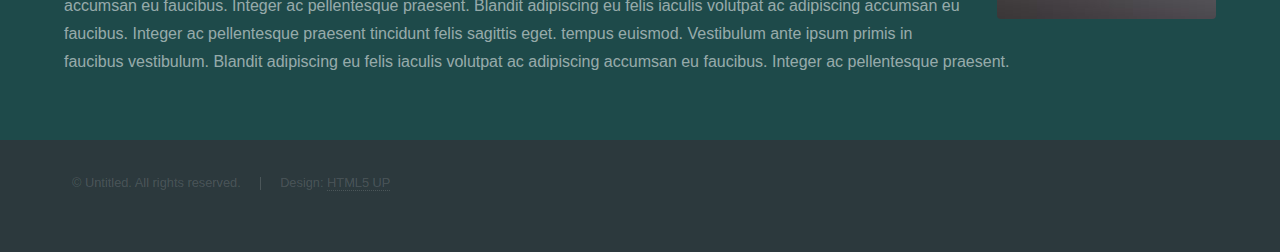
<file: elements.html>
<!DOCTYPE HTML>
<!--
	Hyperspace by HTML5 UP
	html5up.net | @ajlkn
	Free for personal and commercial use under the CCA 3.0 license (html5up.net/license)
-->
<html>
	<head>
		<title>Elements - Hyperspace by HTML5 UP</title>
		<meta charset="utf-8" />
		<meta name="viewport" content="width=device-width, initial-scale=1, user-scalable=no" />
		<link rel="stylesheet" href="assets/css/main.css" />
		<noscript><link rel="stylesheet" href="assets/css/noscript.css" /></noscript>
	</head>
	<body class="is-preload">

		<!-- Header -->
			<header id="header">
				<a href="index.html" class="title">Hyperspace</a>
				<nav>
					<ul>
						<li><a href="index.html">Home</a></li>
						<li><a href="generic.html">Generic</a></li>
						<li><a href="elements.html"  class="active">Elements</a></li>
					</ul>
				</nav>
			</header>

		<!-- Wrapper -->
			<div id="wrapper">

				<!-- Main -->
					<section id="main" class="wrapper">
						<div class="inner">
							<h1 class="major">Elements</h1>

							<!-- Text -->
								<section>
									<h2>Text</h2>
									<p>This is <b>bold</b> and this is <strong>strong</strong>. This is <i>italic</i> and this is <em>emphasized</em>.
									This is <sup>superscript</sup> text and this is <sub>subscript</sub> text.
									This is <u>underlined</u> and this is code: <code>for (;;) { ... }</code>. Finally, <a href="#">this is a link</a>.</p>
									<hr />
									<p>Nunc lacinia ante nunc ac lobortis. Interdum adipiscing gravida odio porttitor sem non mi integer non faucibus ornare mi ut ante amet placerat aliquet. Volutpat eu sed ante lacinia sapien lorem accumsan varius montes viverra nibh in adipiscing blandit tempus accumsan.</p>
									<hr />
									<h2>Heading Level 2</h2>
									<h3>Heading Level 3</h3>
									<h4>Heading Level 4</h4>
									<hr />
									<h3>Blockquote</h3>
									<blockquote>Fringilla nisl. Donec accumsan interdum nisi, quis tincidunt felis sagittis eget tempus euismod. Vestibulum ante ipsum primis in faucibus vestibulum. Blandit adipiscing eu felis iaculis volutpat ac adipiscing accumsan faucibus. Vestibulum ante ipsum primis in faucibus lorem ipsum dolor sit amet nullam adipiscing eu felis.</blockquote>
									<h3>Preformatted</h3>
									<pre><code>i = 0;

while (!deck.isInOrder()) {
    print 'Iteration ' + i;
    deck.shuffle();
    i++;
}

print 'It took ' + i + ' iterations to sort the deck.';</code></pre>
								</section>

							<!-- Lists -->
								<section>
									<h2>Lists</h2>
									<div class="row">
										<div class="col-6 col-12-medium">
											<h3>Unordered</h3>
											<ul>
												<li>Dolor pulvinar etiam.</li>
												<li>Sagittis adipiscing.</li>
												<li>Felis enim feugiat.</li>
											</ul>
											<h3>Alternate</h3>
											<ul class="alt">
												<li>Dolor pulvinar etiam.</li>
												<li>Sagittis adipiscing.</li>
												<li>Felis enim feugiat.</li>
											</ul>
										</div>
										<div class="col-6 col-12-medium">
											<h3>Ordered</h3>
											<ol>
												<li>Dolor pulvinar etiam.</li>
												<li>Etiam vel felis viverra.</li>
												<li>Felis enim feugiat.</li>
												<li>Dolor pulvinar etiam.</li>
												<li>Etiam vel felis lorem.</li>
												<li>Felis enim et feugiat.</li>
											</ol>
											<h3>Icons</h3>
											<ul class="icons">
												<li><a href="#" class="icon brands fa-twitter"><span class="label">Twitter</span></a></li>
												<li><a href="#" class="icon brands fa-facebook-f"><span class="label">Facebook</span></a></li>
												<li><a href="#" class="icon brands fa-instagram"><span class="label">Instagram</span></a></li>
												<li><a href="#" class="icon brands fa-github"><span class="label">Github</span></a></li>
											</ul>
										</div>
									</div>
									<h2>Actions</h2>
									<div class="row">
										<div class="col-6 col-12-medium">
											<ul class="actions">
												<li><a href="#" class="button primary">Default</a></li>
												<li><a href="#" class="button">Default</a></li>
											</ul>
											<ul class="actions small">
												<li><a href="#" class="button primary small">Small</a></li>
												<li><a href="#" class="button small">Small</a></li>
											</ul>
											<ul class="actions stacked">
												<li><a href="#" class="button primary">Default</a></li>
												<li><a href="#" class="button">Default</a></li>
											</ul>
											<ul class="actions stacked">
												<li><a href="#" class="button primary small">Small</a></li>
												<li><a href="#" class="button small">Small</a></li>
											</ul>
										</div>
										<div class="col-6 col-12-medium">
											<ul class="actions stacked">
												<li><a href="#" class="button primary fit">Default</a></li>
												<li><a href="#" class="button fit">Default</a></li>
											</ul>
											<ul class="actions stacked">
												<li><a href="#" class="button primary small fit">Small</a></li>
												<li><a href="#" class="button small fit">Small</a></li>
											</ul>
										</div>
									</div>
								</section>

							<!-- Table -->
								<section>
									<h2>Table</h2>
									<h3>Default</h3>
									<div class="table-wrapper">
										<table>
											<thead>
												<tr>
													<th>Name</th>
													<th>Description</th>
													<th>Price</th>
												</tr>
											</thead>
											<tbody>
												<tr>
													<td>Item One</td>
													<td>Ante turpis integer aliquet porttitor.</td>
													<td>29.99</td>
												</tr>
												<tr>
													<td>Item Two</td>
													<td>Vis ac commodo adipiscing arcu aliquet.</td>
													<td>19.99</td>
												</tr>
												<tr>
													<td>Item Three</td>
													<td> Morbi faucibus arcu accumsan lorem.</td>
													<td>29.99</td>
												</tr>
												<tr>
													<td>Item Four</td>
													<td>Vitae integer tempus condimentum.</td>
													<td>19.99</td>
												</tr>
												<tr>
													<td>Item Five</td>
													<td>Ante turpis integer aliquet porttitor.</td>
													<td>29.99</td>
												</tr>
											</tbody>
											<tfoot>
												<tr>
													<td colspan="2"></td>
													<td>100.00</td>
												</tr>
											</tfoot>
										</table>
									</div>

									<h3>Alternate</h3>
									<div class="table-wrapper">
										<table class="alt">
											<thead>
												<tr>
													<th>Name</th>
													<th>Description</th>
													<th>Price</th>
												</tr>
											</thead>
											<tbody>
												<tr>
													<td>Item One</td>
													<td>Ante turpis integer aliquet porttitor.</td>
													<td>29.99</td>
												</tr>
												<tr>
													<td>Item Two</td>
													<td>Vis ac commodo adipiscing arcu aliquet.</td>
													<td>19.99</td>
												</tr>
												<tr>
													<td>Item Three</td>
													<td> Morbi faucibus arcu accumsan lorem.</td>
													<td>29.99</td>
												</tr>
												<tr>
													<td>Item Four</td>
													<td>Vitae integer tempus condimentum.</td>
													<td>19.99</td>
												</tr>
												<tr>
													<td>Item Five</td>
													<td>Ante turpis integer aliquet porttitor.</td>
													<td>29.99</td>
												</tr>
											</tbody>
											<tfoot>
												<tr>
													<td colspan="2"></td>
													<td>100.00</td>
												</tr>
											</tfoot>
										</table>
									</div>
								</section>

							<!-- Buttons -->
								<section>
									<h3>Buttons</h3>
									<ul class="actions">
										<li><a href="#" class="button primary">Primary</a></li>
										<li><a href="#" class="button">Default</a></li>
									</ul>
									<ul class="actions">
										<li><a href="#" class="button large">Large</a></li>
										<li><a href="#" class="button">Default</a></li>
										<li><a href="#" class="button small">Small</a></li>
									</ul>
									<ul class="actions fit">
										<li><a href="#" class="button primary fit">Fit</a></li>
										<li><a href="#" class="button fit">Fit</a></li>
										<li><a href="#" class="button fit">Fit</a></li>
									</ul>
									<ul class="actions fit small">
										<li><a href="#" class="button primary fit small">Fit + Small</a></li>
										<li><a href="#" class="button fit small">Fit + Small</a></li>
										<li><a href="#" class="button fit small">Fit + Small</a></li>
									</ul>
									<ul class="actions">
										<li><a href="#" class="button primary icon solid fa-download">Icon</a></li>
										<li><a href="#" class="button icon solid fa-upload">Icon</a></li>
										<li><a href="#" class="button icon solid fa-save">Icon</a></li>
									</ul>
									<ul class="actions">
										<li><span class="button primary disabled">Disabled</span></li>
										<li><span class="button disabled">Disabled</span></li>
									</ul>
								</section>

							<!-- Form -->
								<section>
									<h2>Form</h2>
									<form method="post" action="#">
										<div class="row gtr-uniform">
											<div class="col-6 col-12-xsmall">
												<input type="text" name="demo-name" id="demo-name" value="" placeholder="Name" />
											</div>
											<div class="col-6 col-12-xsmall">
												<input type="email" name="demo-email" id="demo-email" value="" placeholder="Email" />
											</div>
											<div class="col-12">
												<select name="demo-category" id="demo-category">
													<option value="">- Category -</option>
													<option value="1">Manufacturing</option>
													<option value="1">Shipping</option>
													<option value="1">Administration</option>
													<option value="1">Human Resources</option>
												</select>
											</div>
											<div class="col-4 col-12-small">
												<input type="radio" id="demo-priority-low" name="demo-priority" checked>
												<label for="demo-priority-low">Low</label>
											</div>
											<div class="col-4 col-12-small">
												<input type="radio" id="demo-priority-normal" name="demo-priority">
												<label for="demo-priority-normal">Normal</label>
											</div>
											<div class="col-4 col-12-small">
												<input type="radio" id="demo-priority-high" name="demo-priority">
												<label for="demo-priority-high">High</label>
											</div>
											<div class="col-6 col-12-small">
												<input type="checkbox" id="demo-copy" name="demo-copy">
												<label for="demo-copy">Email me a copy</label>
											</div>
											<div class="col-6 col-12-small">
												<input type="checkbox" id="demo-human" name="demo-human" checked>
												<label for="demo-human">Not a robot</label>
											</div>
											<div class="col-12">
												<textarea name="demo-message" id="demo-message" placeholder="Enter your message" rows="6"></textarea>
											</div>
											<div class="col-12">
												<ul class="actions">
													<li><input type="submit" value="Send Message" class="primary" /></li>
													<li><input type="reset" value="Reset" /></li>
												</ul>
											</div>
										</div>
									</form>
								</section>

							<!-- Image -->
								<section>
									<h2>Image</h2>
									<h3>Fit</h3>
									<div class="box alt">
										<div class="row gtr-uniform">
											<div class="col-12"><span class="image fit"><img src="images/pic04.jpg" alt="" /></span></div>
											<div class="col-4"><span class="image fit"><img src="images/pic01.jpg" alt="" /></span></div>
											<div class="col-4"><span class="image fit"><img src="images/pic02.jpg" alt="" /></span></div>
											<div class="col-4"><span class="image fit"><img src="images/pic03.jpg" alt="" /></span></div>
											<div class="col-4"><span class="image fit"><img src="images/pic03.jpg" alt="" /></span></div>
											<div class="col-4"><span class="image fit"><img src="images/pic01.jpg" alt="" /></span></div>
											<div class="col-4"><span class="image fit"><img src="images/pic02.jpg" alt="" /></span></div>
											<div class="col-4"><span class="image fit"><img src="images/pic02.jpg" alt="" /></span></div>
											<div class="col-4"><span class="image fit"><img src="images/pic03.jpg" alt="" /></span></div>
											<div class="col-4"><span class="image fit"><img src="images/pic01.jpg" alt="" /></span></div>
										</div>
									</div>
									<h3>Left &amp; Right</h3>
									<p><span class="image left"><img src="images/pic05.jpg" alt="" /></span>Fringilla nisl. Donec accumsan interdum nisi, quis tincidunt felis sagittis eget. tempus euismod. Vestibulum ante ipsum primis in faucibus vestibulum. Blandit adipiscing eu felis iaculis volutpat ac adipiscing accumsan eu faucibus. Integer ac pellentesque praesent tincidunt felis sagittis eget. tempus euismod. Vestibulum ante ipsum primis in faucibus vestibulum. Blandit adipiscing eu felis iaculis volutpat ac adipiscing accumsan eu faucibus. Integer ac pellentesque praesent. Donec accumsan interdum nisi, quis tincidunt felis sagittis eget. tempus euismod. Vestibulum ante ipsum primis in faucibus vestibulum. Blandit adipiscing eu felis iaculis volutpat ac adipiscing accumsan eu faucibus. Integer ac pellentesque praesent tincidunt felis sagittis eget. tempus euismod. Vestibulum ante ipsum primis in faucibus vestibulum. Blandit adipiscing eu felis iaculis volutpat ac adipiscing accumsan eu faucibus. Integer ac pellentesque praesent. Blandit adipiscing eu felis iaculis volutpat ac adipiscing accumsan eu faucibus. Integer ac pellentesque praesent tincidunt felis sagittis eget. tempus euismod. Vestibulum ante ipsum primis in faucibus vestibulum. Blandit adipiscing eu felis iaculis volutpat ac adipiscing accumsan eu faucibus. Integer ac pellentesque praesent.</p>
									<p><span class="image right"><img src="images/pic06.jpg" alt="" /></span>Fringilla nisl. Donec accumsan interdum nisi, quis tincidunt felis sagittis eget. tempus euismod. Vestibulum ante ipsum primis in faucibus vestibulum. Blandit adipiscing eu felis iaculis volutpat ac adipiscing accumsan eu faucibus. Integer ac pellentesque praesent tincidunt felis sagittis eget. tempus euismod. Vestibulum ante ipsum primis in faucibus vestibulum. Blandit adipiscing eu felis iaculis volutpat ac adipiscing accumsan eu faucibus. Integer ac pellentesque praesent. Donec accumsan interdum nisi, quis tincidunt felis sagittis eget. tempus euismod. Vestibulum ante ipsum primis in faucibus vestibulum. Blandit adipiscing eu felis iaculis volutpat ac adipiscing accumsan eu faucibus. Integer ac pellentesque praesent tincidunt felis sagittis eget. tempus euismod. Vestibulum ante ipsum primis in faucibus vestibulum. Blandit adipiscing eu felis iaculis volutpat ac adipiscing accumsan eu faucibus. Integer ac pellentesque praesent. Blandit adipiscing eu felis iaculis volutpat ac adipiscing accumsan eu faucibus. Integer ac pellentesque praesent tincidunt felis sagittis eget. tempus euismod. Vestibulum ante ipsum primis in faucibus vestibulum. Blandit adipiscing eu felis iaculis volutpat ac adipiscing accumsan eu faucibus. Integer ac pellentesque praesent.</p>
								</section>

						</div>
					</section>

			</div>

		<!-- Footer -->
			<footer id="footer" class="wrapper alt">
				<div class="inner">
					<ul class="menu">
						<li>&copy; Untitled. All rights reserved.</li><li>Design: <a href="http://html5up.net">HTML5 UP</a></li>
					</ul>
				</div>
			</footer>

		<!-- Scripts -->
			<script src="assets/js/jquery.min.js"></script>
			<script src="assets/js/jquery.scrollex.min.js"></script>
			<script src="assets/js/jquery.scrolly.min.js"></script>
			<script src="assets/js/browser.min.js"></script>
			<script src="assets/js/breakpoints.min.js"></script>
			<script src="assets/js/util.js"></script>
			<script src="assets/js/main.js"></script>

	</body>
</html>
</file>
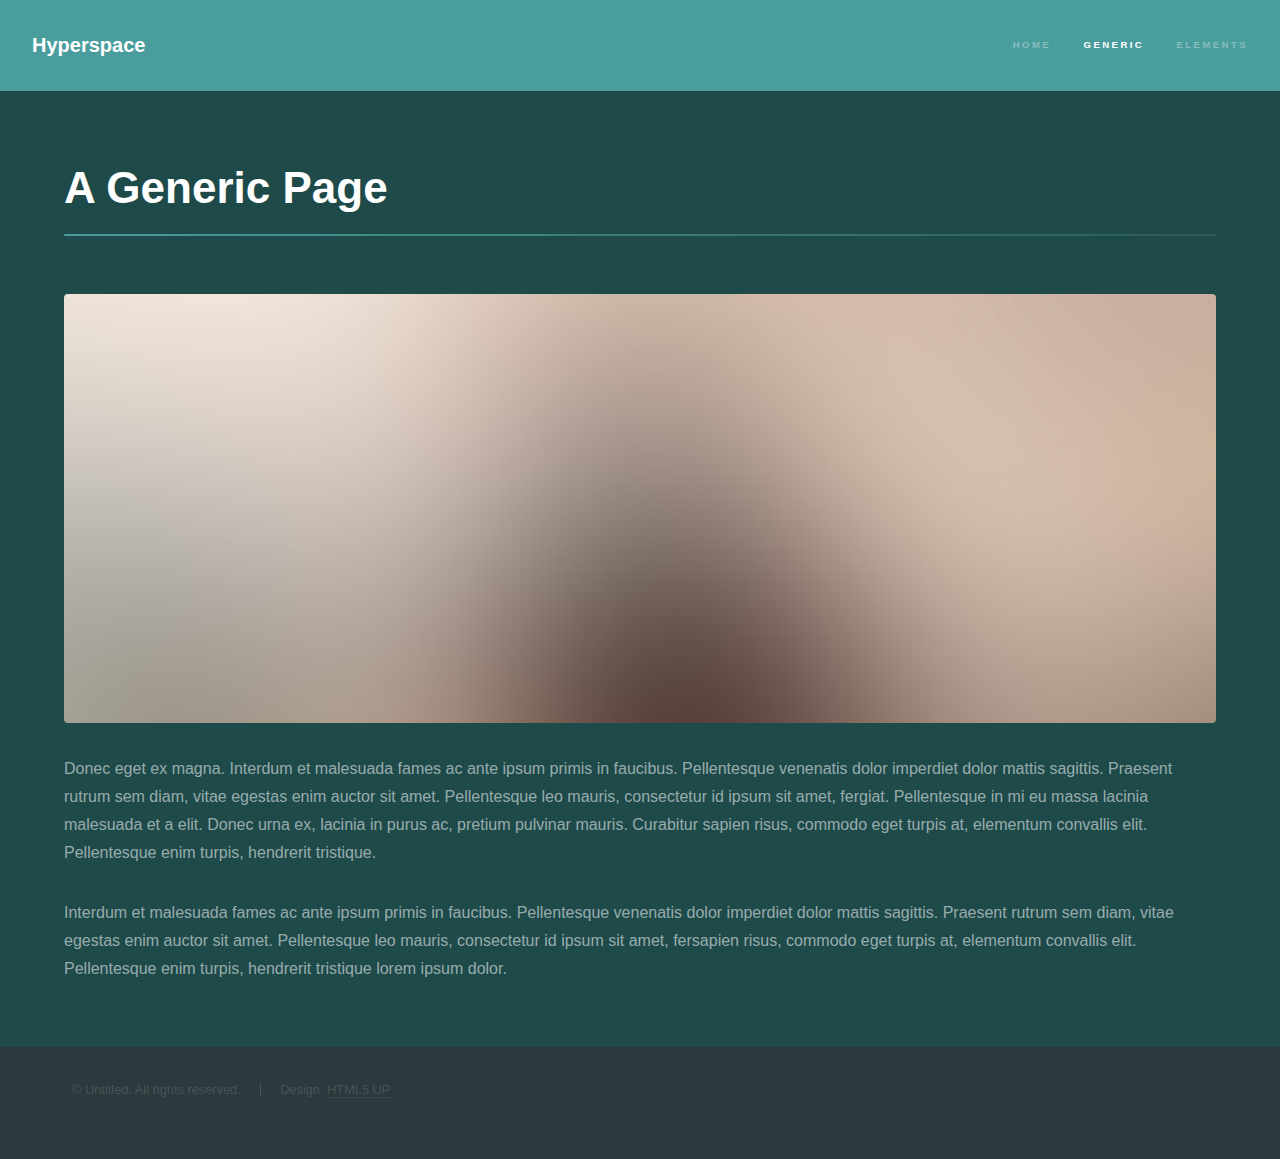
<file: generic.html>
<!DOCTYPE HTML>
<!--
	Hyperspace by HTML5 UP
	html5up.net | @ajlkn
	Free for personal and commercial use under the CCA 3.0 license (html5up.net/license)
-->
<html>
	<head>
		<title>Generic - Hyperspace by HTML5 UP</title>
		<meta charset="utf-8" />
		<meta name="viewport" content="width=device-width, initial-scale=1, user-scalable=no" />
		<link rel="stylesheet" href="assets/css/main.css" />
		<noscript><link rel="stylesheet" href="assets/css/noscript.css" /></noscript>
	</head>
	<body class="is-preload">

		<!-- Header -->
			<header id="header">
				<a href="index.html" class="title">Hyperspace</a>
				<nav>
					<ul>
						<li><a href="index.html">Home</a></li>
						<li><a href="generic.html" class="active">Generic</a></li>
						<li><a href="elements.html">Elements</a></li>
					</ul>
				</nav>
			</header>

		<!-- Wrapper -->
			<div id="wrapper">

				<!-- Main -->
					<section id="main" class="wrapper">
						<div class="inner">
							<h1 class="major">A Generic Page</h1>
							<span class="image fit"><img src="images/pic04.jpg" alt="" /></span>
							<p>Donec eget ex magna. Interdum et malesuada fames ac ante ipsum primis in faucibus. Pellentesque venenatis dolor imperdiet dolor mattis sagittis. Praesent rutrum sem diam, vitae egestas enim auctor sit amet. Pellentesque leo mauris, consectetur id ipsum sit amet, fergiat. Pellentesque in mi eu massa lacinia malesuada et a elit. Donec urna ex, lacinia in purus ac, pretium pulvinar mauris. Curabitur sapien risus, commodo eget turpis at, elementum convallis elit. Pellentesque enim turpis, hendrerit tristique.</p>
							<p>Interdum et malesuada fames ac ante ipsum primis in faucibus. Pellentesque venenatis dolor imperdiet dolor mattis sagittis. Praesent rutrum sem diam, vitae egestas enim auctor sit amet. Pellentesque leo mauris, consectetur id ipsum sit amet, fersapien risus, commodo eget turpis at, elementum convallis elit. Pellentesque enim turpis, hendrerit tristique lorem ipsum dolor.</p>
						</div>
					</section>

			</div>

		<!-- Footer -->
			<footer id="footer" class="wrapper alt">
				<div class="inner">
					<ul class="menu">
						<li>&copy; Untitled. All rights reserved.</li><li>Design: <a href="http://html5up.net">HTML5 UP</a></li>
					</ul>
				</div>
			</footer>

		<!-- Scripts -->
			<script src="assets/js/jquery.min.js"></script>
			<script src="assets/js/jquery.scrollex.min.js"></script>
			<script src="assets/js/jquery.scrolly.min.js"></script>
			<script src="assets/js/browser.min.js"></script>
			<script src="assets/js/breakpoints.min.js"></script>
			<script src="assets/js/util.js"></script>
			<script src="assets/js/main.js"></script>

	</body>
</html>
</file>
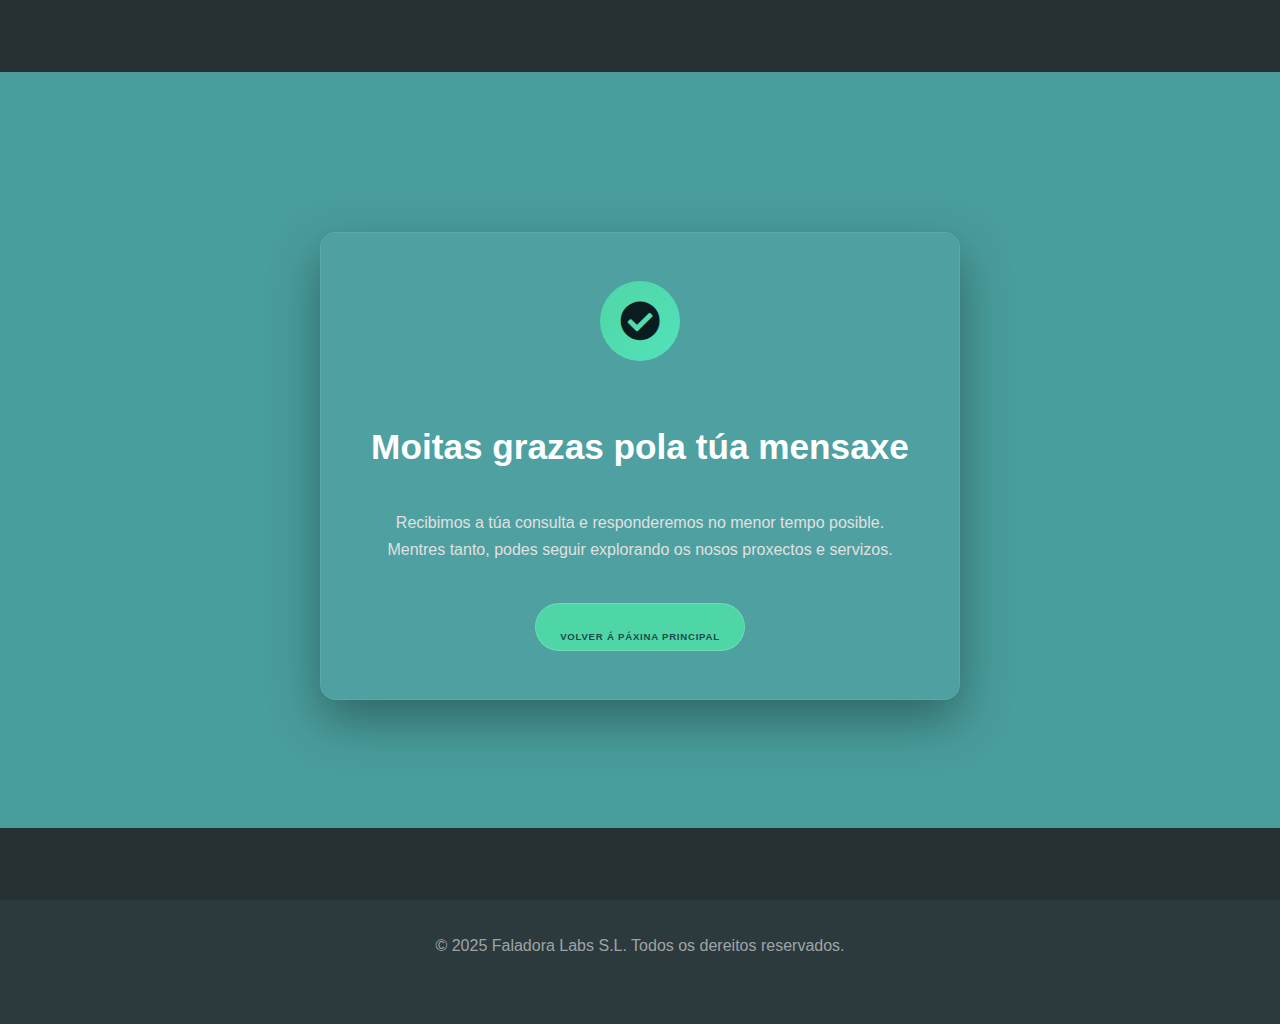
<file: grazas.html>
<!DOCTYPE HTML>
<!--
	Faladora Labs S.L. - Grazas
-->
<html lang="gl">
	<head>
		<title>Faladora Labs S.L. - Grazas pola túa mensaxe</title>
		<meta charset="utf-8" />
		<meta name="viewport" content="width=device-width, initial-scale=1, user-scalable=no" />
		<link rel="stylesheet" href="assets/css/main.css" />
		<noscript><link rel="stylesheet" href="assets/css/noscript.css" /></noscript>
	</head>
	<body class="is-preload">

		<div id="wrapper" class="thank-you-wrapper">
			<section class="wrapper style1 fade-up thank-you-section">
				<div class="inner">
					<div class="thank-you-card">
						<div class="thank-you-icon">
							<span class="icon solid fa-check-circle"></span>
						</div>
						<h1>Moitas grazas pola túa mensaxe</h1>
						<p>Recibimos a túa consulta e responderemos no menor tempo posible. Mentres tanto, podes seguir explorando os nosos proxectos e servizos.</p>
						<a href="index.html" class="button primary">Volver á páxina principal</a>
					</div>
				</div>
			</section>
		</div>

		<footer id="footer" class="wrapper style1-alt thank-you-footer">
			<div class="inner">
				<p>&copy; 2025 Faladora Labs S.L. Todos os dereitos reservados.</p>
			</div>
		</footer>

		<script src="assets/js/jquery.min.js"></script>
		<script src="assets/js/jquery.scrollex.min.js"></script>
		<script src="assets/js/jquery.scrolly.min.js"></script>
		<script src="assets/js/browser.min.js"></script>
		<script src="assets/js/breakpoints.min.js"></script>
		<script src="assets/js/util.js"></script>
		<script src="assets/js/main.js"></script>
	</body>
</html>
</file>
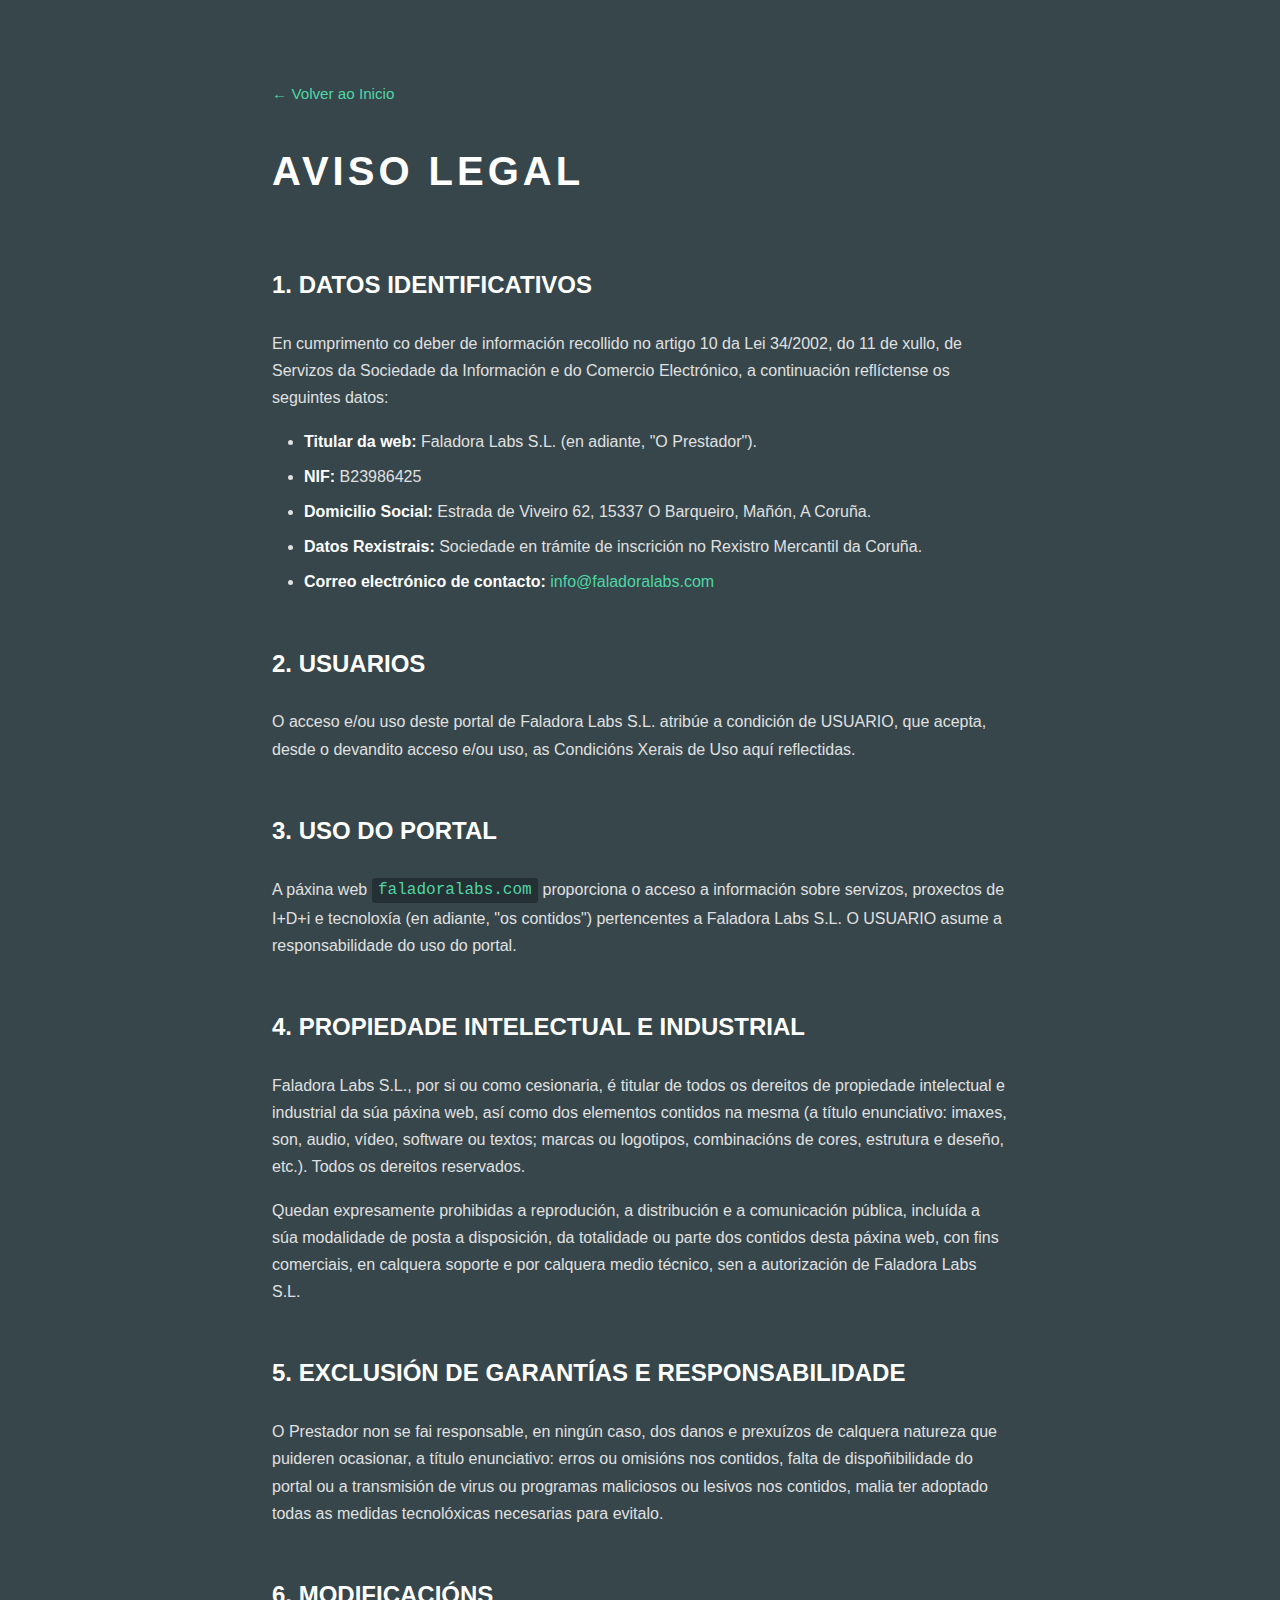
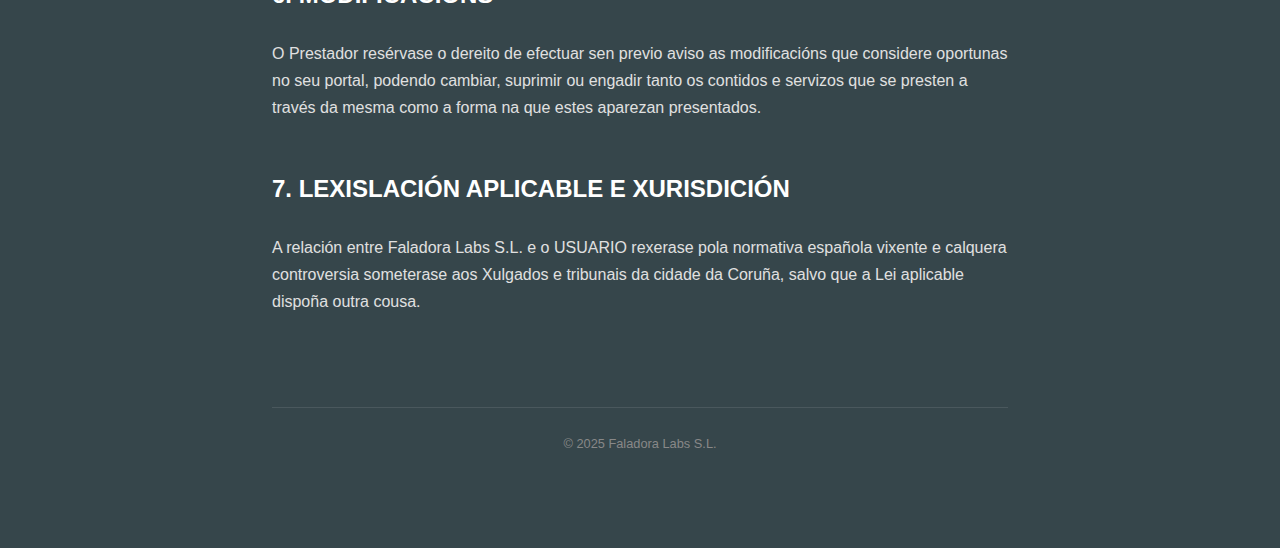
<file: legal.html>
<!DOCTYPE HTML>
<!--
	Faladora Labs S.L. - Aviso Legal
-->
<html lang="gl">
	<head>
		<title>Aviso Legal - Faladora Labs S.L.</title>
		<meta charset="utf-8" />
		<meta name="viewport" content="width=device-width, initial-scale=1, user-scalable=no" />
		<meta name="description" content="Aviso Legal de Faladora Labs S.L." />
		<style>
			* {
				margin: 0;
				padding: 0;
				box-sizing: border-box;
			}

			body {
				background-color: #36464b;
				color: #e0e0e0;
				font-family: Arial, Helvetica, sans-serif;
				line-height: 1.7;
				padding: 2em 1em;
			}

			.container {
				max-width: 800px;
				margin: 0 auto;
				padding: 3em 2em;
			}

			.back-button {
				display: inline-block;
				margin-bottom: 2em;
				color: #4fd6a6;
				text-decoration: none;
				font-size: 0.95rem;
				-moz-transition: color 0.3s ease;
				-webkit-transition: color 0.3s ease;
				-ms-transition: color 0.3s ease;
				transition: color 0.3s ease;
			}

			.back-button:hover {
				color: #ffffff;
			}

			h1 {
				color: #ffffff;
				font-size: 2.5rem;
				font-weight: bold;
				margin-bottom: 1.5em;
				text-transform: uppercase;
				letter-spacing: 0.1em;
			}

			h2 {
				color: #ffffff;
				font-size: 1.5rem;
				font-weight: bold;
				margin-top: 2em;
				margin-bottom: 1em;
			}

			p {
				color: #e0e0e0;
				margin-bottom: 1em;
				line-height: 1.7;
			}

			ul {
				margin-left: 2em;
				margin-bottom: 1.5em;
			}

			li {
				color: #e0e0e0;
				margin-bottom: 0.5em;
				line-height: 1.7;
			}

			strong {
				color: #ffffff;
				font-weight: bold;
			}

			code {
				background-color: rgba(0, 0, 0, 0.3);
				padding: 0.2em 0.4em;
				border-radius: 3px;
				font-family: 'Courier New', Courier, monospace;
				color: #4fd6a6;
			}

			a {
				color: #4fd6a6;
				text-decoration: none;
				-moz-transition: color 0.3s ease;
				-webkit-transition: color 0.3s ease;
				-ms-transition: color 0.3s ease;
				transition: color 0.3s ease;
			}

			a:hover {
				color: #ffffff;
				text-decoration: underline;
			}

			hr {
				border: none;
				border-top: 1px solid rgba(255, 255, 255, 0.1);
				margin: 3em 0 1.5em 0;
			}

			.footer-text {
				font-size: 0.8rem;
				text-align: center;
				color: #888;
				margin-top: 2em;
			}

			@media screen and (max-width: 736px) {
				body {
					padding: 1em 0.5em;
				}

				.container {
					padding: 2em 1.5em;
				}

				h1 {
					font-size: 2rem;
				}

				h2 {
					font-size: 1.25rem;
				}
			}
		</style>
	</head>
	<body>
		<div class="container">
			<a href="index.html" class="back-button">← Volver ao Inicio</a>

			<h1>AVISO LEGAL</h1>

			<h2>1. DATOS IDENTIFICATIVOS</h2>
			<p>En cumprimento co deber de información recollido no artigo 10 da Lei 34/2002, do 11 de xullo, de Servizos da Sociedade da Información e do Comercio Electrónico, a continuación reflíctense os seguintes datos:</p>
			<ul>
				<li><strong>Titular da web:</strong> Faladora Labs S.L. (en adiante, "O Prestador").</li>
				<li><strong>NIF:</strong> B23986425</li>
				<li><strong>Domicilio Social:</strong> Estrada de Viveiro 62, 15337 O Barqueiro, Mañón, A Coruña.</li>
				<li><strong>Datos Rexistrais:</strong> Sociedade en trámite de inscrición no Rexistro Mercantil da Coruña.</li>
				<li><strong>Correo electrónico de contacto:</strong> <a href="mailto:info@faladoralabs.com">info@faladoralabs.com</a></li>
			</ul>

			<h2>2. USUARIOS</h2>
			<p>O acceso e/ou uso deste portal de Faladora Labs S.L. atribúe a condición de USUARIO, que acepta, desde o devandito acceso e/ou uso, as Condicións Xerais de Uso aquí reflectidas.</p>

			<h2>3. USO DO PORTAL</h2>
			<p>A páxina web <code>faladoralabs.com</code> proporciona o acceso a información sobre servizos, proxectos de I+D+i e tecnoloxía (en adiante, "os contidos") pertencentes a Faladora Labs S.L. O USUARIO asume a responsabilidade do uso do portal.</p>

			<h2>4. PROPIEDADE INTELECTUAL E INDUSTRIAL</h2>
			<p>Faladora Labs S.L., por si ou como cesionaria, é titular de todos os dereitos de propiedade intelectual e industrial da súa páxina web, así como dos elementos contidos na mesma (a título enunciativo: imaxes, son, audio, vídeo, software ou textos; marcas ou logotipos, combinacións de cores, estrutura e deseño, etc.). Todos os dereitos reservados.</p>
			<p>Quedan expresamente prohibidas a reprodución, a distribución e a comunicación pública, incluída a súa modalidade de posta a disposición, da totalidade ou parte dos contidos desta páxina web, con fins comerciais, en calquera soporte e por calquera medio técnico, sen a autorización de Faladora Labs S.L.</p>

			<h2>5. EXCLUSIÓN DE GARANTÍAS E RESPONSABILIDADE</h2>
			<p>O Prestador non se fai responsable, en ningún caso, dos danos e prexuízos de calquera natureza que puideren ocasionar, a título enunciativo: erros ou omisións nos contidos, falta de dispoñibilidade do portal ou a transmisión de virus ou programas maliciosos ou lesivos nos contidos, malia ter adoptado todas as medidas tecnolóxicas necesarias para evitalo.</p>

			<h2>6. MODIFICACIÓNS</h2>
			<p>O Prestador resérvase o dereito de efectuar sen previo aviso as modificacións que considere oportunas no seu portal, podendo cambiar, suprimir ou engadir tanto os contidos e servizos que se presten a través da mesma como a forma na que estes aparezan presentados.</p>

			<h2>7. LEXISLACIÓN APLICABLE E XURISDICIÓN</h2>
			<p>A relación entre Faladora Labs S.L. e o USUARIO rexerase pola normativa española vixente e calquera controversia someterase aos Xulgados e tribunais da cidade da Coruña, salvo que a Lei aplicable dispoña outra cousa.</p>

			<br>

			<hr style="border-color: rgba(255,255,255,0.1);">

			<p class="footer-text">© 2025 Faladora Labs S.L.</p>
		</div>
	</body>
</html>
</file>
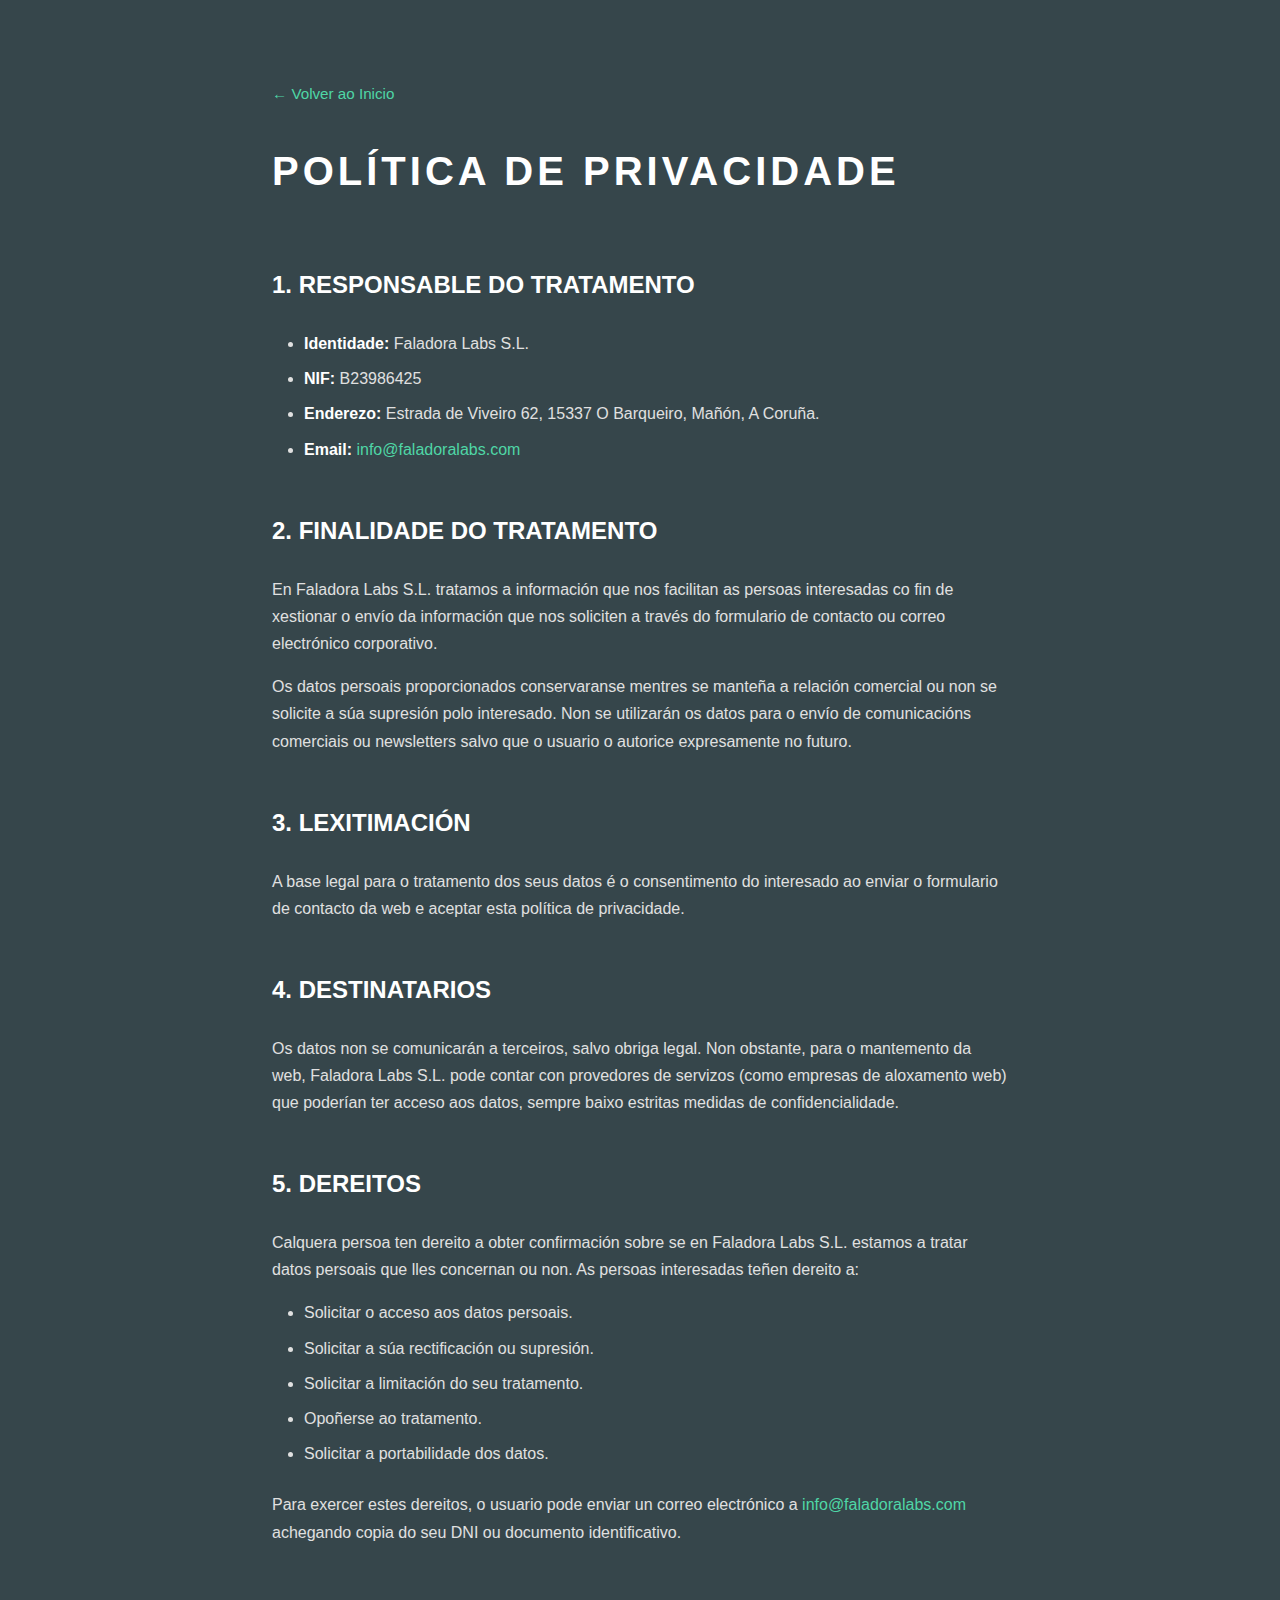
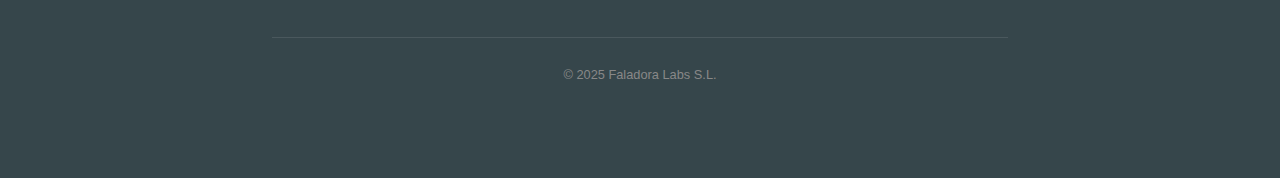
<file: privacidade.html>
<!DOCTYPE HTML>
<!--
	Faladora Labs S.L. - Política de Privacidade
-->
<html lang="gl">
	<head>
		<title>Política de Privacidade - Faladora Labs S.L.</title>
		<meta charset="utf-8" />
		<meta name="viewport" content="width=device-width, initial-scale=1, user-scalable=no" />
		<meta name="description" content="Política de Privacidade de Faladora Labs S.L." />
		<style>
			* {
				margin: 0;
				padding: 0;
				box-sizing: border-box;
			}

			body {
				background-color: #36464b;
				color: #e0e0e0;
				font-family: Arial, Helvetica, sans-serif;
				line-height: 1.7;
				padding: 2em 1em;
			}

			.container {
				max-width: 800px;
				margin: 0 auto;
				padding: 3em 2em;
			}

			.back-button {
				display: inline-block;
				margin-bottom: 2em;
				color: #4fd6a6;
				text-decoration: none;
				font-size: 0.95rem;
				-moz-transition: color 0.3s ease;
				-webkit-transition: color 0.3s ease;
				-ms-transition: color 0.3s ease;
				transition: color 0.3s ease;
			}

			.back-button:hover {
				color: #ffffff;
			}

			h1 {
				color: #ffffff;
				font-size: 2.5rem;
				font-weight: bold;
				margin-bottom: 1.5em;
				text-transform: uppercase;
				letter-spacing: 0.1em;
			}

			h2 {
				color: #ffffff;
				font-size: 1.5rem;
				font-weight: bold;
				margin-top: 2em;
				margin-bottom: 1em;
			}

			p {
				color: #e0e0e0;
				margin-bottom: 1em;
				line-height: 1.7;
			}

			ul {
				margin-left: 2em;
				margin-bottom: 1.5em;
			}

			li {
				color: #e0e0e0;
				margin-bottom: 0.5em;
				line-height: 1.7;
			}

			strong {
				color: #ffffff;
				font-weight: bold;
			}

			code {
				background-color: rgba(0, 0, 0, 0.3);
				padding: 0.2em 0.4em;
				border-radius: 3px;
				font-family: 'Courier New', Courier, monospace;
				color: #4fd6a6;
			}

			a {
				color: #4fd6a6;
				text-decoration: none;
				-moz-transition: color 0.3s ease;
				-webkit-transition: color 0.3s ease;
				-ms-transition: color 0.3s ease;
				transition: color 0.3s ease;
			}

			a:hover {
				color: #ffffff;
				text-decoration: underline;
			}

			hr {
				border: none;
				border-top: 1px solid rgba(255, 255, 255, 0.1);
				margin: 3em 0 1.5em 0;
			}

			.footer-text {
				font-size: 0.8rem;
				text-align: center;
				color: #888;
				margin-top: 2em;
			}

			@media screen and (max-width: 736px) {
				body {
					padding: 1em 0.5em;
				}

				.container {
					padding: 2em 1.5em;
				}

				h1 {
					font-size: 2rem;
				}

				h2 {
					font-size: 1.25rem;
				}
			}
		</style>
	</head>
	<body>
		<div class="container">
			<a href="index.html" class="back-button">← Volver ao Inicio</a>

			<h1>POLÍTICA DE PRIVACIDADE</h1>

			<h2>1. RESPONSABLE DO TRATAMENTO</h2>
			<ul>
				<li><strong>Identidade:</strong> Faladora Labs S.L.</li>
				<li><strong>NIF:</strong> B23986425</li>
				<li><strong>Enderezo:</strong> Estrada de Viveiro 62, 15337 O Barqueiro, Mañón, A Coruña.</li>
				<li><strong>Email:</strong> <a href="mailto:info@faladoralabs.com">info@faladoralabs.com</a></li>
			</ul>

			<h2>2. FINALIDADE DO TRATAMENTO</h2>
			<p>En Faladora Labs S.L. tratamos a información que nos facilitan as persoas interesadas co fin de xestionar o envío da información que nos soliciten a través do formulario de contacto ou correo electrónico corporativo.</p>
			<p>Os datos persoais proporcionados conservaranse mentres se manteña a relación comercial ou non se solicite a súa supresión polo interesado. Non se utilizarán os datos para o envío de comunicacións comerciais ou newsletters salvo que o usuario o autorice expresamente no futuro.</p>

			<h2>3. LEXITIMACIÓN</h2>
			<p>A base legal para o tratamento dos seus datos é o consentimento do interesado ao enviar o formulario de contacto da web e aceptar esta política de privacidade.</p>

			<h2>4. DESTINATARIOS</h2>
			<p>Os datos non se comunicarán a terceiros, salvo obriga legal. Non obstante, para o mantemento da web, Faladora Labs S.L. pode contar con provedores de servizos (como empresas de aloxamento web) que poderían ter acceso aos datos, sempre baixo estritas medidas de confidencialidade.</p>

			<h2>5. DEREITOS</h2>
			<p>Calquera persoa ten dereito a obter confirmación sobre se en Faladora Labs S.L. estamos a tratar datos persoais que lles concernan ou non. As persoas interesadas teñen dereito a:</p>
			<ul>
				<li>Solicitar o acceso aos datos persoais.</li>
				<li>Solicitar a súa rectificación ou supresión.</li>
				<li>Solicitar a limitación do seu tratamento.</li>
				<li>Opoñerse ao tratamento.</li>
				<li>Solicitar a portabilidade dos datos.</li>
			</ul>
			<p>Para exercer estes dereitos, o usuario pode enviar un correo electrónico a <a href="mailto:info@faladoralabs.com">info@faladoralabs.com</a> achegando copia do seu DNI ou documento identificativo.</p>

			<br>

			<hr style="border-color: rgba(255,255,255,0.1);">

			<p class="footer-text">© 2025 Faladora Labs S.L.</p>
		</div>
	</body>
</html>
</file>
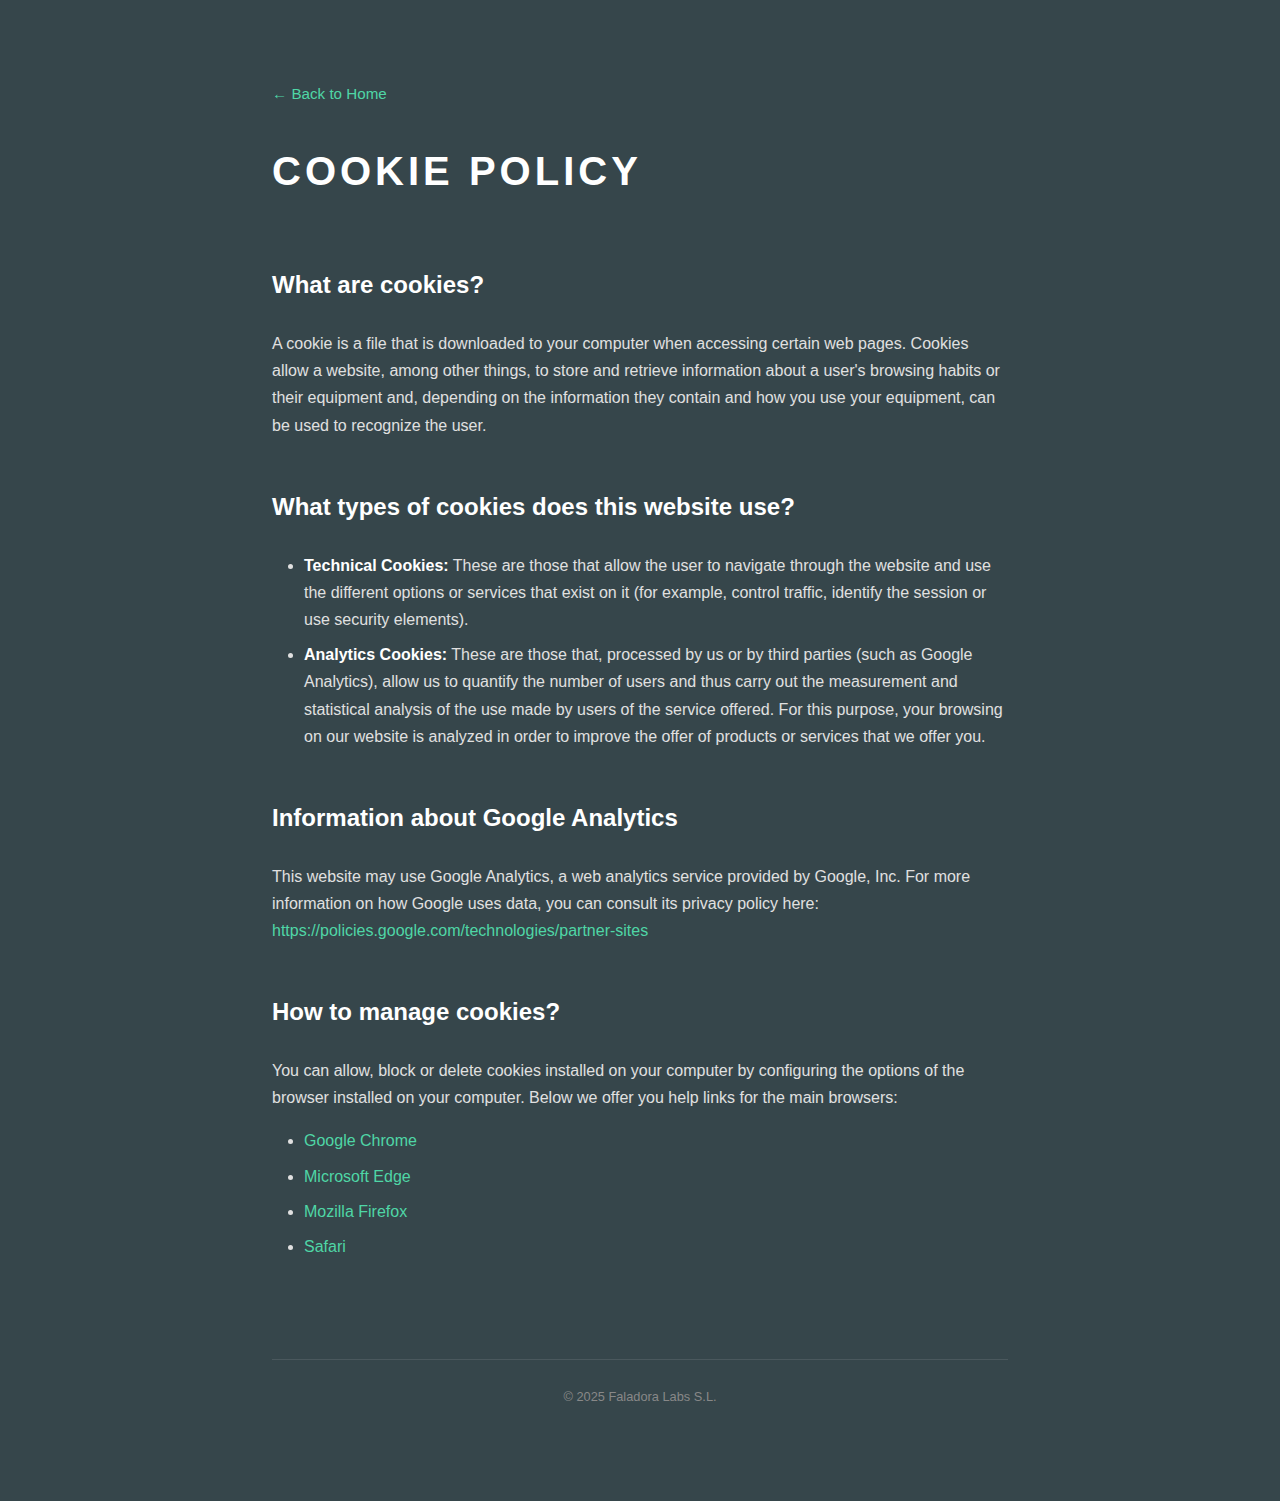
<file: en/cookies.html>
<!DOCTYPE HTML>
<!--
	Faladora Labs S.L. - Cookie Policy
-->
<html lang="en">
	<head>
		<title>Cookie Policy - Faladora Labs S.L.</title>
		<meta charset="utf-8" />
		<meta name="viewport" content="width=device-width, initial-scale=1, user-scalable=no" />
		<meta name="description" content="Cookie Policy of Faladora Labs S.L." />
		<style>
			* {
				margin: 0;
				padding: 0;
				box-sizing: border-box;
			}

			body {
				background-color: #36464b;
				color: #e0e0e0;
				font-family: Arial, Helvetica, sans-serif;
				line-height: 1.7;
				padding: 2em 1em;
			}

			.container {
				max-width: 800px;
				margin: 0 auto;
				padding: 3em 2em;
			}

			.back-button {
				display: inline-block;
				margin-bottom: 2em;
				color: #4fd6a6;
				text-decoration: none;
				font-size: 0.95rem;
				-moz-transition: color 0.3s ease;
				-webkit-transition: color 0.3s ease;
				-ms-transition: color 0.3s ease;
				transition: color 0.3s ease;
			}

			.back-button:hover {
				color: #ffffff;
			}

			h1 {
				color: #ffffff;
				font-size: 2.5rem;
				font-weight: bold;
				margin-bottom: 1.5em;
				text-transform: uppercase;
				letter-spacing: 0.1em;
			}

			h2 {
				color: #ffffff;
				font-size: 1.5rem;
				font-weight: bold;
				margin-top: 2em;
				margin-bottom: 1em;
			}

			p {
				color: #e0e0e0;
				margin-bottom: 1em;
				line-height: 1.7;
			}

			ul {
				margin-left: 2em;
				margin-bottom: 1.5em;
			}

			li {
				color: #e0e0e0;
				margin-bottom: 0.5em;
				line-height: 1.7;
			}

			strong {
				color: #ffffff;
				font-weight: bold;
			}

			code {
				background-color: rgba(0, 0, 0, 0.3);
				padding: 0.2em 0.4em;
				border-radius: 3px;
				font-family: 'Courier New', Courier, monospace;
				color: #4fd6a6;
			}

			a {
				color: #4fd6a6;
				text-decoration: none;
				-moz-transition: color 0.3s ease;
				-webkit-transition: color 0.3s ease;
				-ms-transition: color 0.3s ease;
				transition: color 0.3s ease;
			}

			a:hover {
				color: #ffffff;
				text-decoration: underline;
			}

			hr {
				border: none;
				border-top: 1px solid rgba(255, 255, 255, 0.1);
				margin: 3em 0 1.5em 0;
			}

			.footer-text {
				font-size: 0.8rem;
				text-align: center;
				color: #888;
				margin-top: 2em;
			}

			@media screen and (max-width: 736px) {
				body {
					padding: 1em 0.5em;
				}

				.container {
					padding: 2em 1.5em;
				}

				h1 {
					font-size: 2rem;
				}

				h2 {
					font-size: 1.25rem;
				}
			}
		</style>
	</head>
	<body>
		<div class="container">
			<a href="index.html" class="back-button">← Back to Home</a>

			<h1>COOKIE POLICY</h1>

			<h2>What are cookies?</h2>
			<p>A cookie is a file that is downloaded to your computer when accessing certain web pages. Cookies allow a website, among other things, to store and retrieve information about a user's browsing habits or their equipment and, depending on the information they contain and how you use your equipment, can be used to recognize the user.</p>

			<h2>What types of cookies does this website use?</h2>
			<ul>
				<li><strong>Technical Cookies:</strong> These are those that allow the user to navigate through the website and use the different options or services that exist on it (for example, control traffic, identify the session or use security elements).</li>
				<li><strong>Analytics Cookies:</strong> These are those that, processed by us or by third parties (such as Google Analytics), allow us to quantify the number of users and thus carry out the measurement and statistical analysis of the use made by users of the service offered. For this purpose, your browsing on our website is analyzed in order to improve the offer of products or services that we offer you.</li>
			</ul>

			<h2>Information about Google Analytics</h2>
			<p>This website may use Google Analytics, a web analytics service provided by Google, Inc. For more information on how Google uses data, you can consult its privacy policy here: <a href="https://policies.google.com/technologies/partner-sites" target="_blank">https://policies.google.com/technologies/partner-sites</a></p>

			<h2>How to manage cookies?</h2>
			<p>You can allow, block or delete cookies installed on your computer by configuring the options of the browser installed on your computer. Below we offer you help links for the main browsers:</p>
			<ul>
				<li><a href="http://support.google.com/chrome/bin/answer.py?hl=en&answer=95647" target="_blank">Google Chrome</a></li>
				<li><a href="https://support.microsoft.com/en-us/microsoft-edge/delete-cookies-in-microsoft-edge-63947406-40ac-c23d-9e8f-7a53be5b951d" target="_blank">Microsoft Edge</a></li>
				<li><a href="http://support.mozilla.org/en-US/kb/enable-and-disable-cookies-website-preferences" target="_blank">Mozilla Firefox</a></li>
				<li><a href="http://support.apple.com/kb/ph5042" target="_blank">Safari</a></li>
			</ul>

			<br>

			<hr style="border-color: rgba(255,255,255,0.1);">

			<p class="footer-text">© 2025 Faladora Labs S.L.</p>
		</div>
	</body>
</html>
</file>
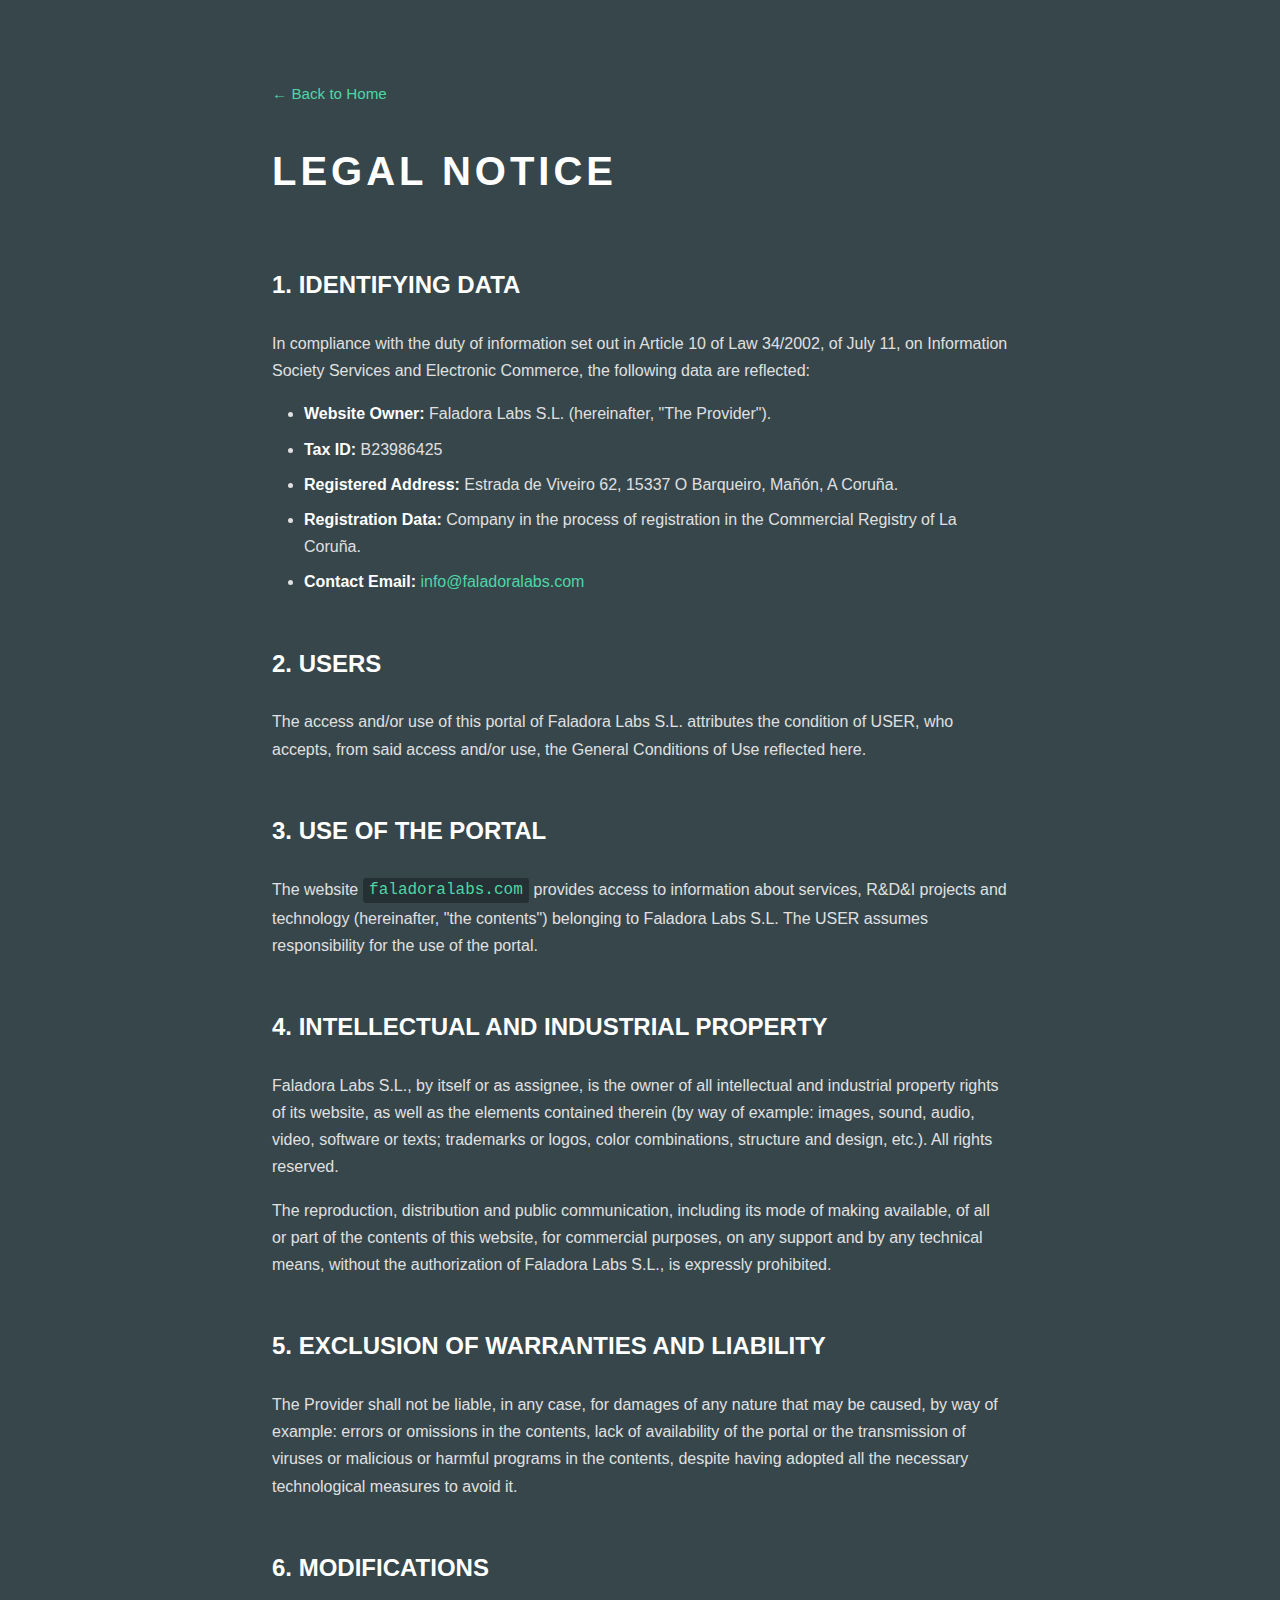
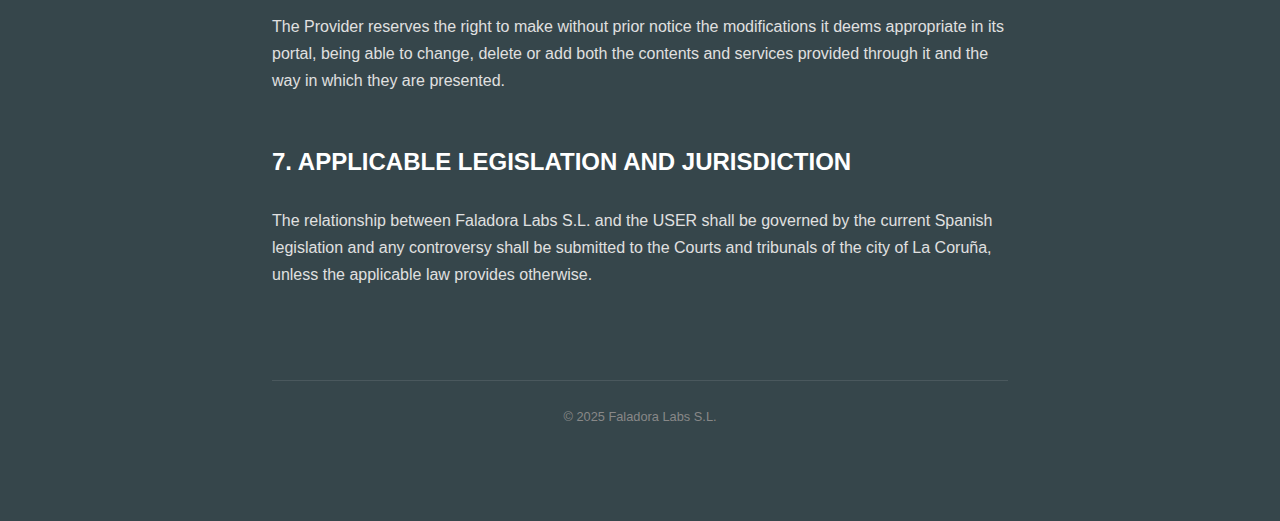
<file: en/legal.html>
<!DOCTYPE HTML>
<!--
	Faladora Labs S.L. - Legal Notice
-->
<html lang="en">
	<head>
		<title>Legal Notice - Faladora Labs S.L.</title>
		<meta charset="utf-8" />
		<meta name="viewport" content="width=device-width, initial-scale=1, user-scalable=no" />
		<meta name="description" content="Legal Notice of Faladora Labs S.L." />
		<style>
			* {
				margin: 0;
				padding: 0;
				box-sizing: border-box;
			}

			body {
				background-color: #36464b;
				color: #e0e0e0;
				font-family: Arial, Helvetica, sans-serif;
				line-height: 1.7;
				padding: 2em 1em;
			}

			.container {
				max-width: 800px;
				margin: 0 auto;
				padding: 3em 2em;
			}

			.back-button {
				display: inline-block;
				margin-bottom: 2em;
				color: #4fd6a6;
				text-decoration: none;
				font-size: 0.95rem;
				-moz-transition: color 0.3s ease;
				-webkit-transition: color 0.3s ease;
				-ms-transition: color 0.3s ease;
				transition: color 0.3s ease;
			}

			.back-button:hover {
				color: #ffffff;
			}

			h1 {
				color: #ffffff;
				font-size: 2.5rem;
				font-weight: bold;
				margin-bottom: 1.5em;
				text-transform: uppercase;
				letter-spacing: 0.1em;
			}

			h2 {
				color: #ffffff;
				font-size: 1.5rem;
				font-weight: bold;
				margin-top: 2em;
				margin-bottom: 1em;
			}

			p {
				color: #e0e0e0;
				margin-bottom: 1em;
				line-height: 1.7;
			}

			ul {
				margin-left: 2em;
				margin-bottom: 1.5em;
			}

			li {
				color: #e0e0e0;
				margin-bottom: 0.5em;
				line-height: 1.7;
			}

			strong {
				color: #ffffff;
				font-weight: bold;
			}

			code {
				background-color: rgba(0, 0, 0, 0.3);
				padding: 0.2em 0.4em;
				border-radius: 3px;
				font-family: 'Courier New', Courier, monospace;
				color: #4fd6a6;
			}

			a {
				color: #4fd6a6;
				text-decoration: none;
				-moz-transition: color 0.3s ease;
				-webkit-transition: color 0.3s ease;
				-ms-transition: color 0.3s ease;
				transition: color 0.3s ease;
			}

			a:hover {
				color: #ffffff;
				text-decoration: underline;
			}

			hr {
				border: none;
				border-top: 1px solid rgba(255, 255, 255, 0.1);
				margin: 3em 0 1.5em 0;
			}

			.footer-text {
				font-size: 0.8rem;
				text-align: center;
				color: #888;
				margin-top: 2em;
			}

			@media screen and (max-width: 736px) {
				body {
					padding: 1em 0.5em;
				}

				.container {
					padding: 2em 1.5em;
				}

				h1 {
					font-size: 2rem;
				}

				h2 {
					font-size: 1.25rem;
				}
			}
		</style>
	</head>
	<body>
		<div class="container">
			<a href="index.html" class="back-button">← Back to Home</a>

			<h1>LEGAL NOTICE</h1>

			<h2>1. IDENTIFYING DATA</h2>
			<p>In compliance with the duty of information set out in Article 10 of Law 34/2002, of July 11, on Information Society Services and Electronic Commerce, the following data are reflected:</p>
			<ul>
				<li><strong>Website Owner:</strong> Faladora Labs S.L. (hereinafter, "The Provider").</li>
				<li><strong>Tax ID:</strong> B23986425</li>
				<li><strong>Registered Address:</strong> Estrada de Viveiro 62, 15337 O Barqueiro, Mañón, A Coruña.</li>
				<li><strong>Registration Data:</strong> Company in the process of registration in the Commercial Registry of La Coruña.</li>
				<li><strong>Contact Email:</strong> <a href="mailto:info@faladoralabs.com">info@faladoralabs.com</a></li>
			</ul>

			<h2>2. USERS</h2>
			<p>The access and/or use of this portal of Faladora Labs S.L. attributes the condition of USER, who accepts, from said access and/or use, the General Conditions of Use reflected here.</p>

			<h2>3. USE OF THE PORTAL</h2>
			<p>The website <code>faladoralabs.com</code> provides access to information about services, R&D&I projects and technology (hereinafter, "the contents") belonging to Faladora Labs S.L. The USER assumes responsibility for the use of the portal.</p>

			<h2>4. INTELLECTUAL AND INDUSTRIAL PROPERTY</h2>
			<p>Faladora Labs S.L., by itself or as assignee, is the owner of all intellectual and industrial property rights of its website, as well as the elements contained therein (by way of example: images, sound, audio, video, software or texts; trademarks or logos, color combinations, structure and design, etc.). All rights reserved.</p>
			<p>The reproduction, distribution and public communication, including its mode of making available, of all or part of the contents of this website, for commercial purposes, on any support and by any technical means, without the authorization of Faladora Labs S.L., is expressly prohibited.</p>

			<h2>5. EXCLUSION OF WARRANTIES AND LIABILITY</h2>
			<p>The Provider shall not be liable, in any case, for damages of any nature that may be caused, by way of example: errors or omissions in the contents, lack of availability of the portal or the transmission of viruses or malicious or harmful programs in the contents, despite having adopted all the necessary technological measures to avoid it.</p>

			<h2>6. MODIFICATIONS</h2>
			<p>The Provider reserves the right to make without prior notice the modifications it deems appropriate in its portal, being able to change, delete or add both the contents and services provided through it and the way in which they are presented.</p>

			<h2>7. APPLICABLE LEGISLATION AND JURISDICTION</h2>
			<p>The relationship between Faladora Labs S.L. and the USER shall be governed by the current Spanish legislation and any controversy shall be submitted to the Courts and tribunals of the city of La Coruña, unless the applicable law provides otherwise.</p>

			<br>

			<hr style="border-color: rgba(255,255,255,0.1);">

			<p class="footer-text">© 2025 Faladora Labs S.L.</p>
		</div>
	</body>
</html>
</file>
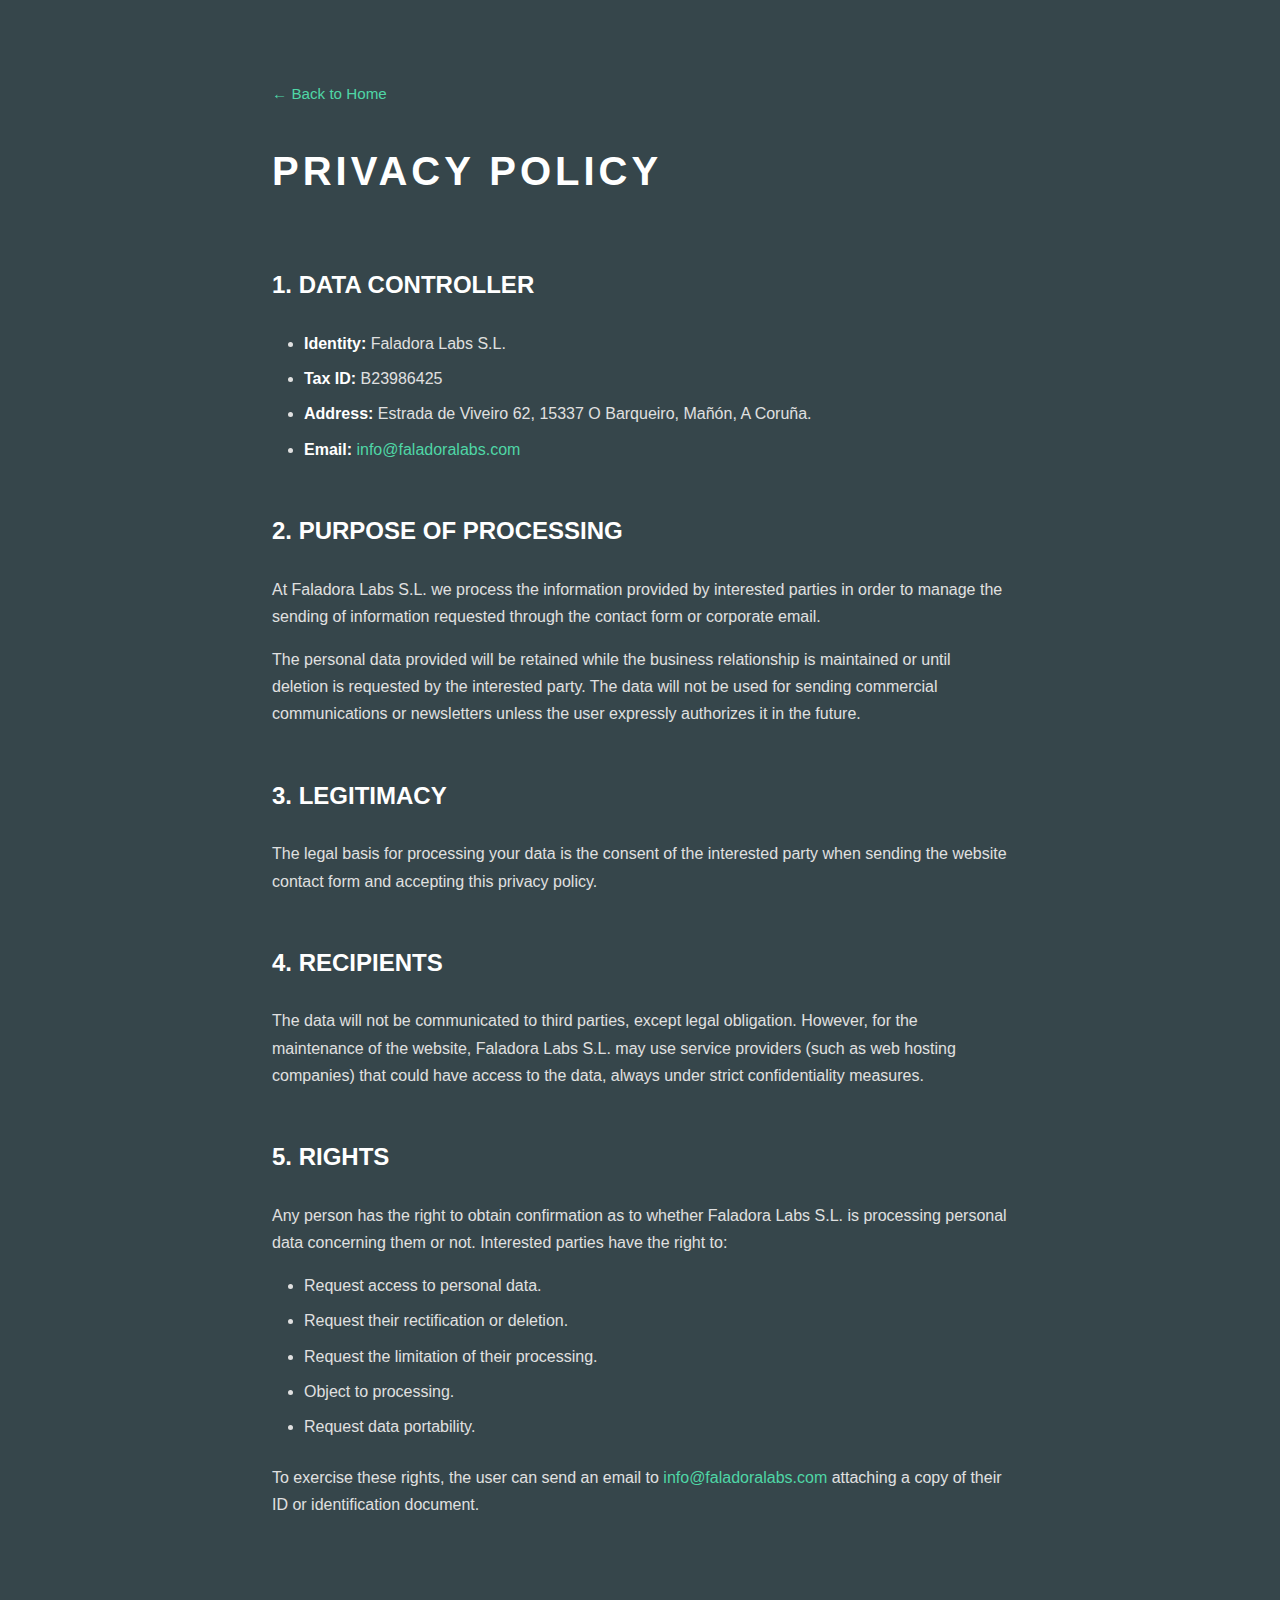
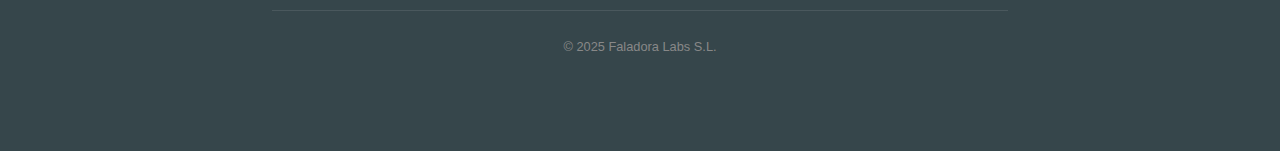
<file: en/privacidade.html>
<!DOCTYPE HTML>
<!--
	Faladora Labs S.L. - Privacy Policy
-->
<html lang="en">
	<head>
		<title>Privacy Policy - Faladora Labs S.L.</title>
		<meta charset="utf-8" />
		<meta name="viewport" content="width=device-width, initial-scale=1, user-scalable=no" />
		<meta name="description" content="Privacy Policy of Faladora Labs S.L." />
		<style>
			* {
				margin: 0;
				padding: 0;
				box-sizing: border-box;
			}

			body {
				background-color: #36464b;
				color: #e0e0e0;
				font-family: Arial, Helvetica, sans-serif;
				line-height: 1.7;
				padding: 2em 1em;
			}

			.container {
				max-width: 800px;
				margin: 0 auto;
				padding: 3em 2em;
			}

			.back-button {
				display: inline-block;
				margin-bottom: 2em;
				color: #4fd6a6;
				text-decoration: none;
				font-size: 0.95rem;
				-moz-transition: color 0.3s ease;
				-webkit-transition: color 0.3s ease;
				-ms-transition: color 0.3s ease;
				transition: color 0.3s ease;
			}

			.back-button:hover {
				color: #ffffff;
			}

			h1 {
				color: #ffffff;
				font-size: 2.5rem;
				font-weight: bold;
				margin-bottom: 1.5em;
				text-transform: uppercase;
				letter-spacing: 0.1em;
			}

			h2 {
				color: #ffffff;
				font-size: 1.5rem;
				font-weight: bold;
				margin-top: 2em;
				margin-bottom: 1em;
			}

			p {
				color: #e0e0e0;
				margin-bottom: 1em;
				line-height: 1.7;
			}

			ul {
				margin-left: 2em;
				margin-bottom: 1.5em;
			}

			li {
				color: #e0e0e0;
				margin-bottom: 0.5em;
				line-height: 1.7;
			}

			strong {
				color: #ffffff;
				font-weight: bold;
			}

			code {
				background-color: rgba(0, 0, 0, 0.3);
				padding: 0.2em 0.4em;
				border-radius: 3px;
				font-family: 'Courier New', Courier, monospace;
				color: #4fd6a6;
			}

			a {
				color: #4fd6a6;
				text-decoration: none;
				-moz-transition: color 0.3s ease;
				-webkit-transition: color 0.3s ease;
				-ms-transition: color 0.3s ease;
				transition: color 0.3s ease;
			}

			a:hover {
				color: #ffffff;
				text-decoration: underline;
			}

			hr {
				border: none;
				border-top: 1px solid rgba(255, 255, 255, 0.1);
				margin: 3em 0 1.5em 0;
			}

			.footer-text {
				font-size: 0.8rem;
				text-align: center;
				color: #888;
				margin-top: 2em;
			}

			@media screen and (max-width: 736px) {
				body {
					padding: 1em 0.5em;
				}

				.container {
					padding: 2em 1.5em;
				}

				h1 {
					font-size: 2rem;
				}

				h2 {
					font-size: 1.25rem;
				}
			}
		</style>
	</head>
	<body>
		<div class="container">
			<a href="index.html" class="back-button">← Back to Home</a>

			<h1>PRIVACY POLICY</h1>

			<h2>1. DATA CONTROLLER</h2>
			<ul>
				<li><strong>Identity:</strong> Faladora Labs S.L.</li>
				<li><strong>Tax ID:</strong> B23986425</li>
				<li><strong>Address:</strong> Estrada de Viveiro 62, 15337 O Barqueiro, Mañón, A Coruña.</li>
				<li><strong>Email:</strong> <a href="mailto:info@faladoralabs.com">info@faladoralabs.com</a></li>
			</ul>

			<h2>2. PURPOSE OF PROCESSING</h2>
			<p>At Faladora Labs S.L. we process the information provided by interested parties in order to manage the sending of information requested through the contact form or corporate email.</p>
			<p>The personal data provided will be retained while the business relationship is maintained or until deletion is requested by the interested party. The data will not be used for sending commercial communications or newsletters unless the user expressly authorizes it in the future.</p>

			<h2>3. LEGITIMACY</h2>
			<p>The legal basis for processing your data is the consent of the interested party when sending the website contact form and accepting this privacy policy.</p>

			<h2>4. RECIPIENTS</h2>
			<p>The data will not be communicated to third parties, except legal obligation. However, for the maintenance of the website, Faladora Labs S.L. may use service providers (such as web hosting companies) that could have access to the data, always under strict confidentiality measures.</p>

			<h2>5. RIGHTS</h2>
			<p>Any person has the right to obtain confirmation as to whether Faladora Labs S.L. is processing personal data concerning them or not. Interested parties have the right to:</p>
			<ul>
				<li>Request access to personal data.</li>
				<li>Request their rectification or deletion.</li>
				<li>Request the limitation of their processing.</li>
				<li>Object to processing.</li>
				<li>Request data portability.</li>
			</ul>
			<p>To exercise these rights, the user can send an email to <a href="mailto:info@faladoralabs.com">info@faladoralabs.com</a> attaching a copy of their ID or identification document.</p>

			<br>

			<hr style="border-color: rgba(255,255,255,0.1);">

			<p class="footer-text">© 2025 Faladora Labs S.L.</p>
		</div>
	</body>
</html>
</file>
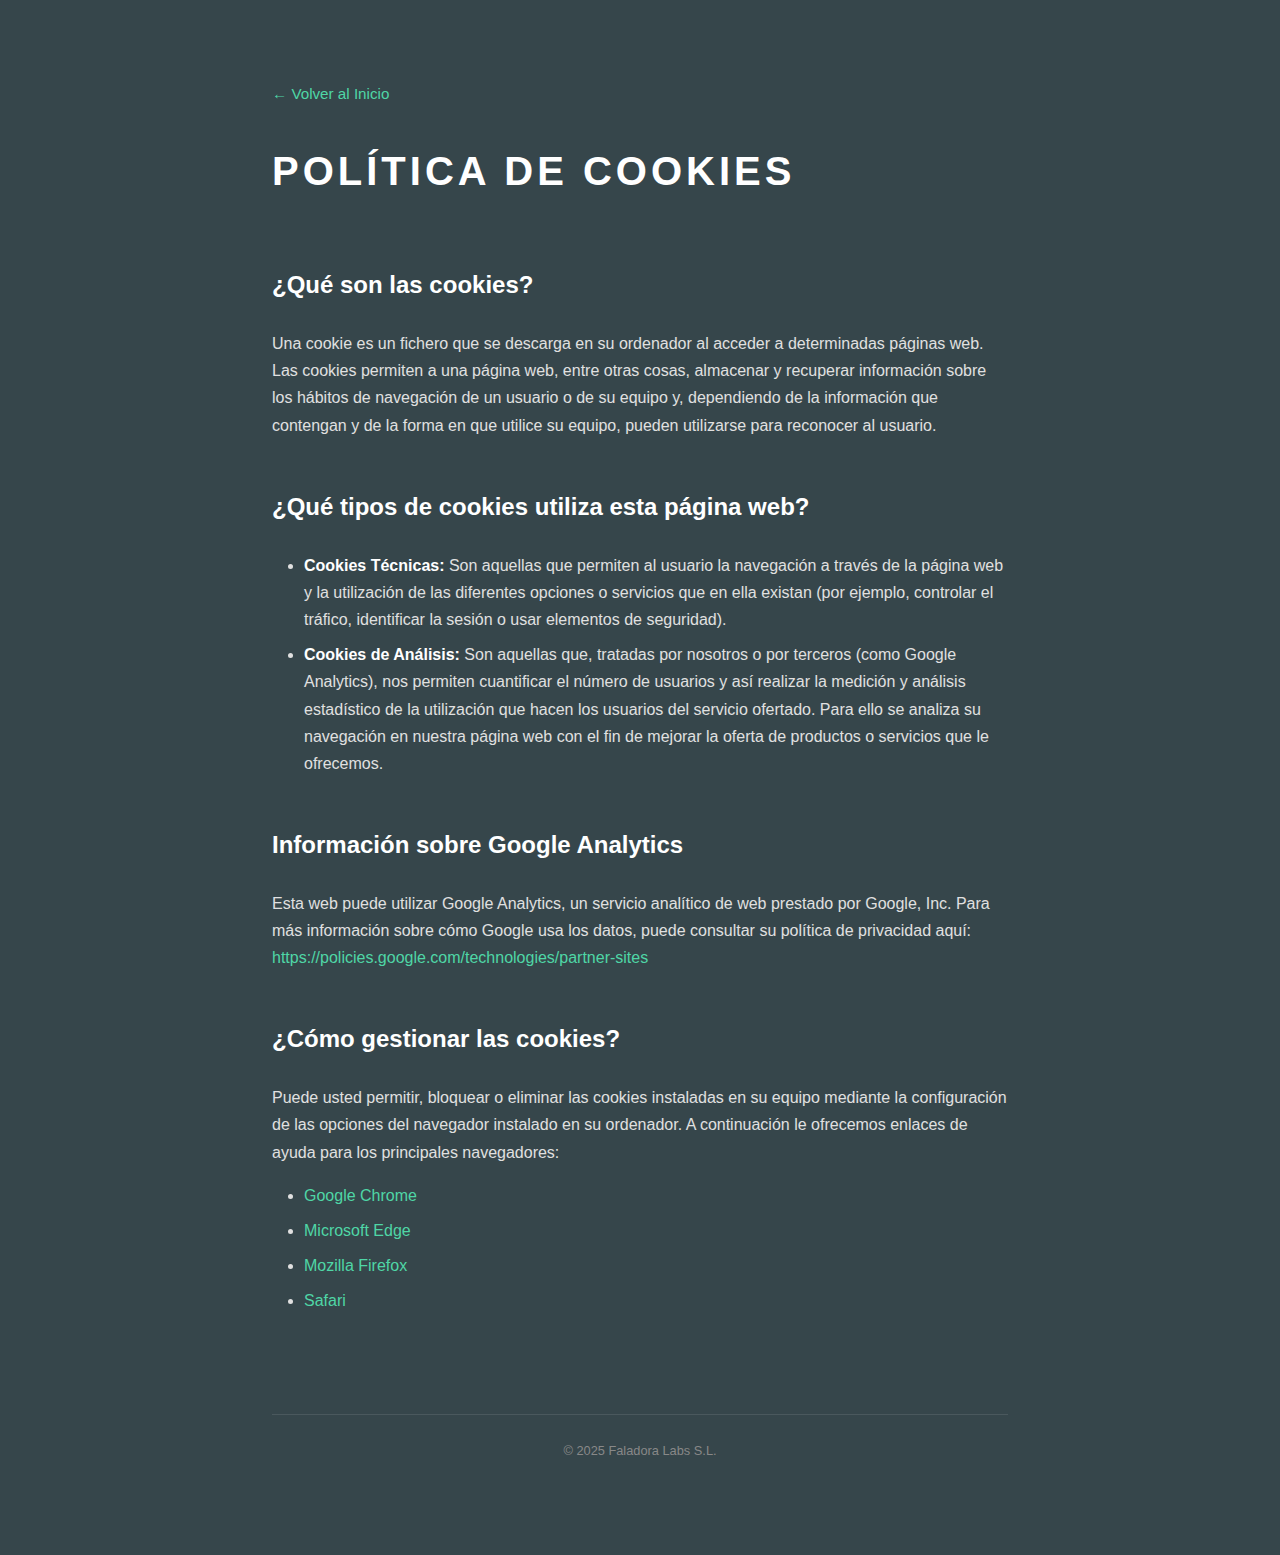
<file: es/cookies.html>
<!DOCTYPE HTML>
<!--
	Faladora Labs S.L. - Política de Cookies
-->
<html lang="es">
	<head>
		<title>Política de Cookies - Faladora Labs S.L.</title>
		<meta charset="utf-8" />
		<meta name="viewport" content="width=device-width, initial-scale=1, user-scalable=no" />
		<meta name="description" content="Política de Cookies de Faladora Labs S.L." />
		<style>
			* {
				margin: 0;
				padding: 0;
				box-sizing: border-box;
			}

			body {
				background-color: #36464b;
				color: #e0e0e0;
				font-family: Arial, Helvetica, sans-serif;
				line-height: 1.7;
				padding: 2em 1em;
			}

			.container {
				max-width: 800px;
				margin: 0 auto;
				padding: 3em 2em;
			}

			.back-button {
				display: inline-block;
				margin-bottom: 2em;
				color: #4fd6a6;
				text-decoration: none;
				font-size: 0.95rem;
				-moz-transition: color 0.3s ease;
				-webkit-transition: color 0.3s ease;
				-ms-transition: color 0.3s ease;
				transition: color 0.3s ease;
			}

			.back-button:hover {
				color: #ffffff;
			}

			h1 {
				color: #ffffff;
				font-size: 2.5rem;
				font-weight: bold;
				margin-bottom: 1.5em;
				text-transform: uppercase;
				letter-spacing: 0.1em;
			}

			h2 {
				color: #ffffff;
				font-size: 1.5rem;
				font-weight: bold;
				margin-top: 2em;
				margin-bottom: 1em;
			}

			p {
				color: #e0e0e0;
				margin-bottom: 1em;
				line-height: 1.7;
			}

			ul {
				margin-left: 2em;
				margin-bottom: 1.5em;
			}

			li {
				color: #e0e0e0;
				margin-bottom: 0.5em;
				line-height: 1.7;
			}

			strong {
				color: #ffffff;
				font-weight: bold;
			}

			code {
				background-color: rgba(0, 0, 0, 0.3);
				padding: 0.2em 0.4em;
				border-radius: 3px;
				font-family: 'Courier New', Courier, monospace;
				color: #4fd6a6;
			}

			a {
				color: #4fd6a6;
				text-decoration: none;
				-moz-transition: color 0.3s ease;
				-webkit-transition: color 0.3s ease;
				-ms-transition: color 0.3s ease;
				transition: color 0.3s ease;
			}

			a:hover {
				color: #ffffff;
				text-decoration: underline;
			}

			hr {
				border: none;
				border-top: 1px solid rgba(255, 255, 255, 0.1);
				margin: 3em 0 1.5em 0;
			}

			.footer-text {
				font-size: 0.8rem;
				text-align: center;
				color: #888;
				margin-top: 2em;
			}

			@media screen and (max-width: 736px) {
				body {
					padding: 1em 0.5em;
				}

				.container {
					padding: 2em 1.5em;
				}

				h1 {
					font-size: 2rem;
				}

				h2 {
					font-size: 1.25rem;
				}
			}
		</style>
	</head>
	<body>
		<div class="container">
			<a href="index.html" class="back-button">← Volver al Inicio</a>

			<h1>POLÍTICA DE COOKIES</h1>

			<h2>¿Qué son las cookies?</h2>
			<p>Una cookie es un fichero que se descarga en su ordenador al acceder a determinadas páginas web. Las cookies permiten a una página web, entre otras cosas, almacenar y recuperar información sobre los hábitos de navegación de un usuario o de su equipo y, dependiendo de la información que contengan y de la forma en que utilice su equipo, pueden utilizarse para reconocer al usuario.</p>

			<h2>¿Qué tipos de cookies utiliza esta página web?</h2>
			<ul>
				<li><strong>Cookies Técnicas:</strong> Son aquellas que permiten al usuario la navegación a través de la página web y la utilización de las diferentes opciones o servicios que en ella existan (por ejemplo, controlar el tráfico, identificar la sesión o usar elementos de seguridad).</li>
				<li><strong>Cookies de Análisis:</strong> Son aquellas que, tratadas por nosotros o por terceros (como Google Analytics), nos permiten cuantificar el número de usuarios y así realizar la medición y análisis estadístico de la utilización que hacen los usuarios del servicio ofertado. Para ello se analiza su navegación en nuestra página web con el fin de mejorar la oferta de productos o servicios que le ofrecemos.</li>
			</ul>

			<h2>Información sobre Google Analytics</h2>
			<p>Esta web puede utilizar Google Analytics, un servicio analítico de web prestado por Google, Inc. Para más información sobre cómo Google usa los datos, puede consultar su política de privacidad aquí: <a href="https://policies.google.com/technologies/partner-sites" target="_blank">https://policies.google.com/technologies/partner-sites</a></p>

			<h2>¿Cómo gestionar las cookies?</h2>
			<p>Puede usted permitir, bloquear o eliminar las cookies instaladas en su equipo mediante la configuración de las opciones del navegador instalado en su ordenador. A continuación le ofrecemos enlaces de ayuda para los principales navegadores:</p>
			<ul>
				<li><a href="http://support.google.com/chrome/bin/answer.py?hl=es&answer=95647" target="_blank">Google Chrome</a></li>
				<li><a href="https://support.microsoft.com/es-es/microsoft-edge/eliminar-las-cookies-en-microsoft-edge-63947406-40ac-c23d-9e8f-7a53be5b951d" target="_blank">Microsoft Edge</a></li>
				<li><a href="http://support.mozilla.org/es/kb/habilitar-y-deshabilitar-cookies-que-los-sitios-we" target="_blank">Mozilla Firefox</a></li>
				<li><a href="http://support.apple.com/kb/ph5042" target="_blank">Safari</a></li>
			</ul>

			<br>

			<hr style="border-color: rgba(255,255,255,0.1);">

			<p class="footer-text">© 2025 Faladora Labs S.L.</p>
		</div>
	</body>
</html>
</file>
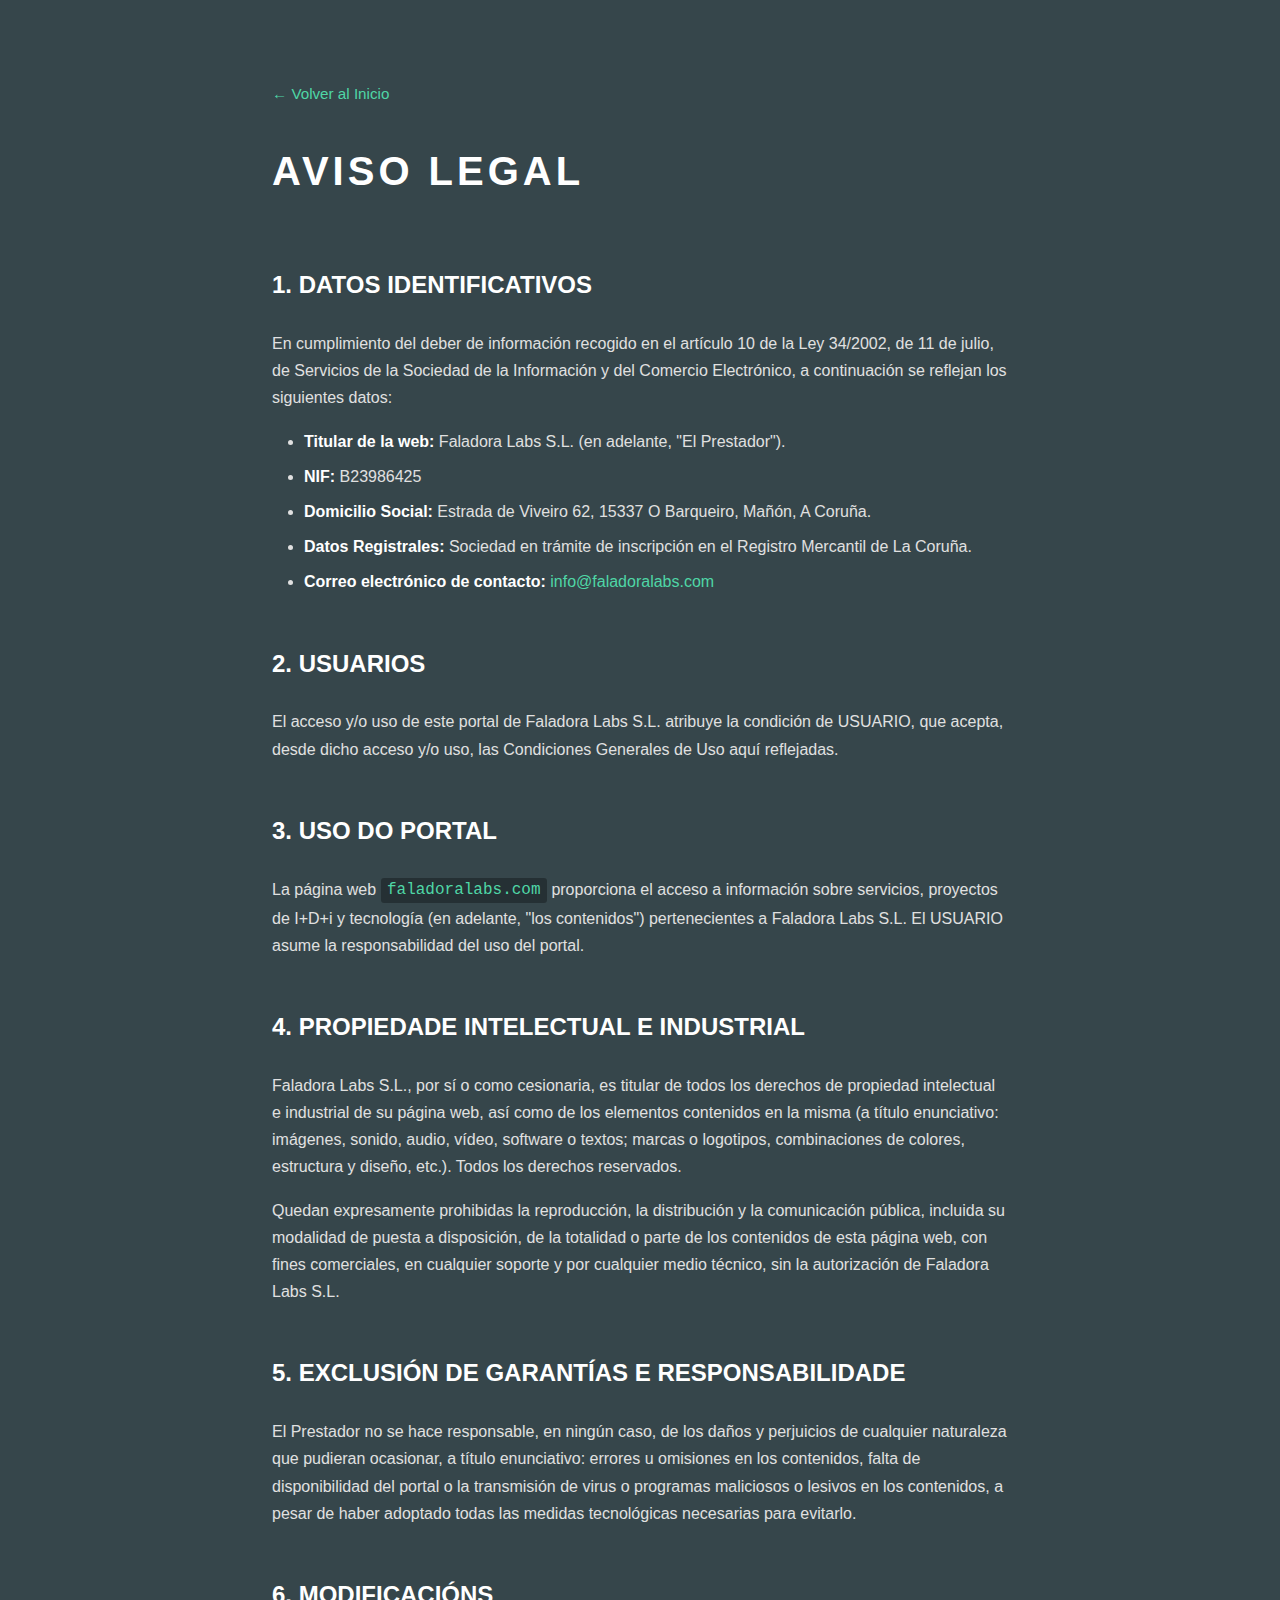
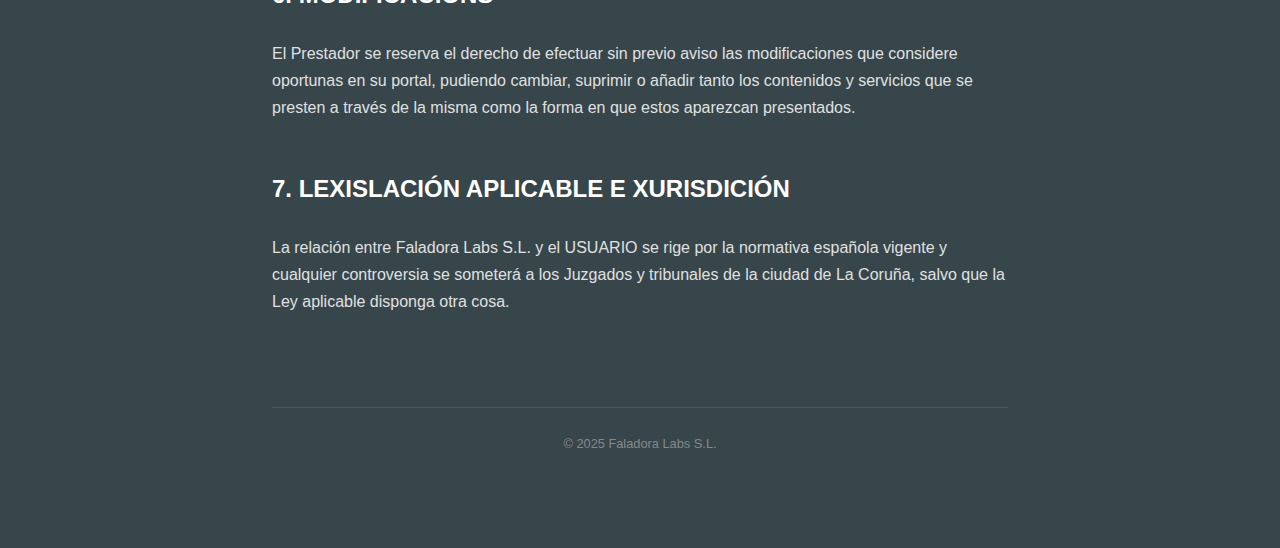
<file: es/legal.html>
<!DOCTYPE HTML>
<!--
	Faladora Labs S.L. - Aviso Legal
-->
<html lang="es">
	<head>
		<title>Aviso Legal - Faladora Labs S.L.</title>
		<meta charset="utf-8" />
		<meta name="viewport" content="width=device-width, initial-scale=1, user-scalable=no" />
		<meta name="description" content="Aviso Legal de Faladora Labs S.L." />
		<style>
			* {
				margin: 0;
				padding: 0;
				box-sizing: border-box;
			}

			body {
				background-color: #36464b;
				color: #e0e0e0;
				font-family: Arial, Helvetica, sans-serif;
				line-height: 1.7;
				padding: 2em 1em;
			}

			.container {
				max-width: 800px;
				margin: 0 auto;
				padding: 3em 2em;
			}

			.back-button {
				display: inline-block;
				margin-bottom: 2em;
				color: #4fd6a6;
				text-decoration: none;
				font-size: 0.95rem;
				-moz-transition: color 0.3s ease;
				-webkit-transition: color 0.3s ease;
				-ms-transition: color 0.3s ease;
				transition: color 0.3s ease;
			}

			.back-button:hover {
				color: #ffffff;
			}

			h1 {
				color: #ffffff;
				font-size: 2.5rem;
				font-weight: bold;
				margin-bottom: 1.5em;
				text-transform: uppercase;
				letter-spacing: 0.1em;
			}

			h2 {
				color: #ffffff;
				font-size: 1.5rem;
				font-weight: bold;
				margin-top: 2em;
				margin-bottom: 1em;
			}

			p {
				color: #e0e0e0;
				margin-bottom: 1em;
				line-height: 1.7;
			}

			ul {
				margin-left: 2em;
				margin-bottom: 1.5em;
			}

			li {
				color: #e0e0e0;
				margin-bottom: 0.5em;
				line-height: 1.7;
			}

			strong {
				color: #ffffff;
				font-weight: bold;
			}

			code {
				background-color: rgba(0, 0, 0, 0.3);
				padding: 0.2em 0.4em;
				border-radius: 3px;
				font-family: 'Courier New', Courier, monospace;
				color: #4fd6a6;
			}

			a {
				color: #4fd6a6;
				text-decoration: none;
				-moz-transition: color 0.3s ease;
				-webkit-transition: color 0.3s ease;
				-ms-transition: color 0.3s ease;
				transition: color 0.3s ease;
			}

			a:hover {
				color: #ffffff;
				text-decoration: underline;
			}

			hr {
				border: none;
				border-top: 1px solid rgba(255, 255, 255, 0.1);
				margin: 3em 0 1.5em 0;
			}

			.footer-text {
				font-size: 0.8rem;
				text-align: center;
				color: #888;
				margin-top: 2em;
			}

			@media screen and (max-width: 736px) {
				body {
					padding: 1em 0.5em;
				}

				.container {
					padding: 2em 1.5em;
				}

				h1 {
					font-size: 2rem;
				}

				h2 {
					font-size: 1.25rem;
				}
			}
		</style>
	</head>
	<body>
		<div class="container">
			<a href="index.html" class="back-button">← Volver al Inicio</a>

			<h1>AVISO LEGAL</h1>

			<h2>1. DATOS IDENTIFICATIVOS</h2>
			<p>En cumplimiento del deber de información recogido en el artículo 10 de la Ley 34/2002, de 11 de julio, de Servicios de la Sociedad de la Información y del Comercio Electrónico, a continuación se reflejan los siguientes datos:</p>
			<ul>
				<li><strong>Titular de la web:</strong> Faladora Labs S.L. (en adelante, "El Prestador").</li>
				<li><strong>NIF:</strong> B23986425</li>
				<li><strong>Domicilio Social:</strong> Estrada de Viveiro 62, 15337 O Barqueiro, Mañón, A Coruña.</li>
				<li><strong>Datos Registrales:</strong> Sociedad en trámite de inscripción en el Registro Mercantil de La Coruña.</li>
				<li><strong>Correo electrónico de contacto:</strong> <a href="mailto:info@faladoralabs.com">info@faladoralabs.com</a></li>
			</ul>

			<h2>2. USUARIOS</h2>
			<p>El acceso y/o uso de este portal de Faladora Labs S.L. atribuye la condición de USUARIO, que acepta, desde dicho acceso y/o uso, las Condiciones Generales de Uso aquí reflejadas.</p>

			<h2>3. USO DO PORTAL</h2>
			<p>La página web <code>faladoralabs.com</code> proporciona el acceso a información sobre servicios, proyectos de I+D+i y tecnología (en adelante, "los contenidos") pertenecientes a Faladora Labs S.L. El USUARIO asume la responsabilidad del uso del portal.</p>

			<h2>4. PROPIEDADE INTELECTUAL E INDUSTRIAL</h2>
			<p>Faladora Labs S.L., por sí o como cesionaria, es titular de todos los derechos de propiedad intelectual e industrial de su página web, así como de los elementos contenidos en la misma (a título enunciativo: imágenes, sonido, audio, vídeo, software o textos; marcas o logotipos, combinaciones de colores, estructura y diseño, etc.). Todos los derechos reservados.</p>
			<p>Quedan expresamente prohibidas la reproducción, la distribución y la comunicación pública, incluida su modalidad de puesta a disposición, de la totalidad o parte de los contenidos de esta página web, con fines comerciales, en cualquier soporte y por cualquier medio técnico, sin la autorización de Faladora Labs S.L.</p>

			<h2>5. EXCLUSIÓN DE GARANTÍAS E RESPONSABILIDADE</h2>
			<p>El Prestador no se hace responsable, en ningún caso, de los daños y perjuicios de cualquier naturaleza que pudieran ocasionar, a título enunciativo: errores u omisiones en los contenidos, falta de disponibilidad del portal o la transmisión de virus o programas maliciosos o lesivos en los contenidos, a pesar de haber adoptado todas las medidas tecnológicas necesarias para evitarlo.</p>

			<h2>6. MODIFICACIÓNS</h2>
			<p>El Prestador se reserva el derecho de efectuar sin previo aviso las modificaciones que considere oportunas en su portal, pudiendo cambiar, suprimir o añadir tanto los contenidos y servicios que se presten a través de la misma como la forma en que estos aparezcan presentados.</p>

			<h2>7. LEXISLACIÓN APLICABLE E XURISDICIÓN</h2>
			<p>La relación entre Faladora Labs S.L. y el USUARIO se rige por la normativa española vigente y cualquier controversia se someterá a los Juzgados y tribunales de la ciudad de La Coruña, salvo que la Ley aplicable disponga otra cosa.</p>

			<br>

			<hr style="border-color: rgba(255,255,255,0.1);">

			<p class="footer-text">© 2025 Faladora Labs S.L.</p>
		</div>
	</body>
</html>
</file>
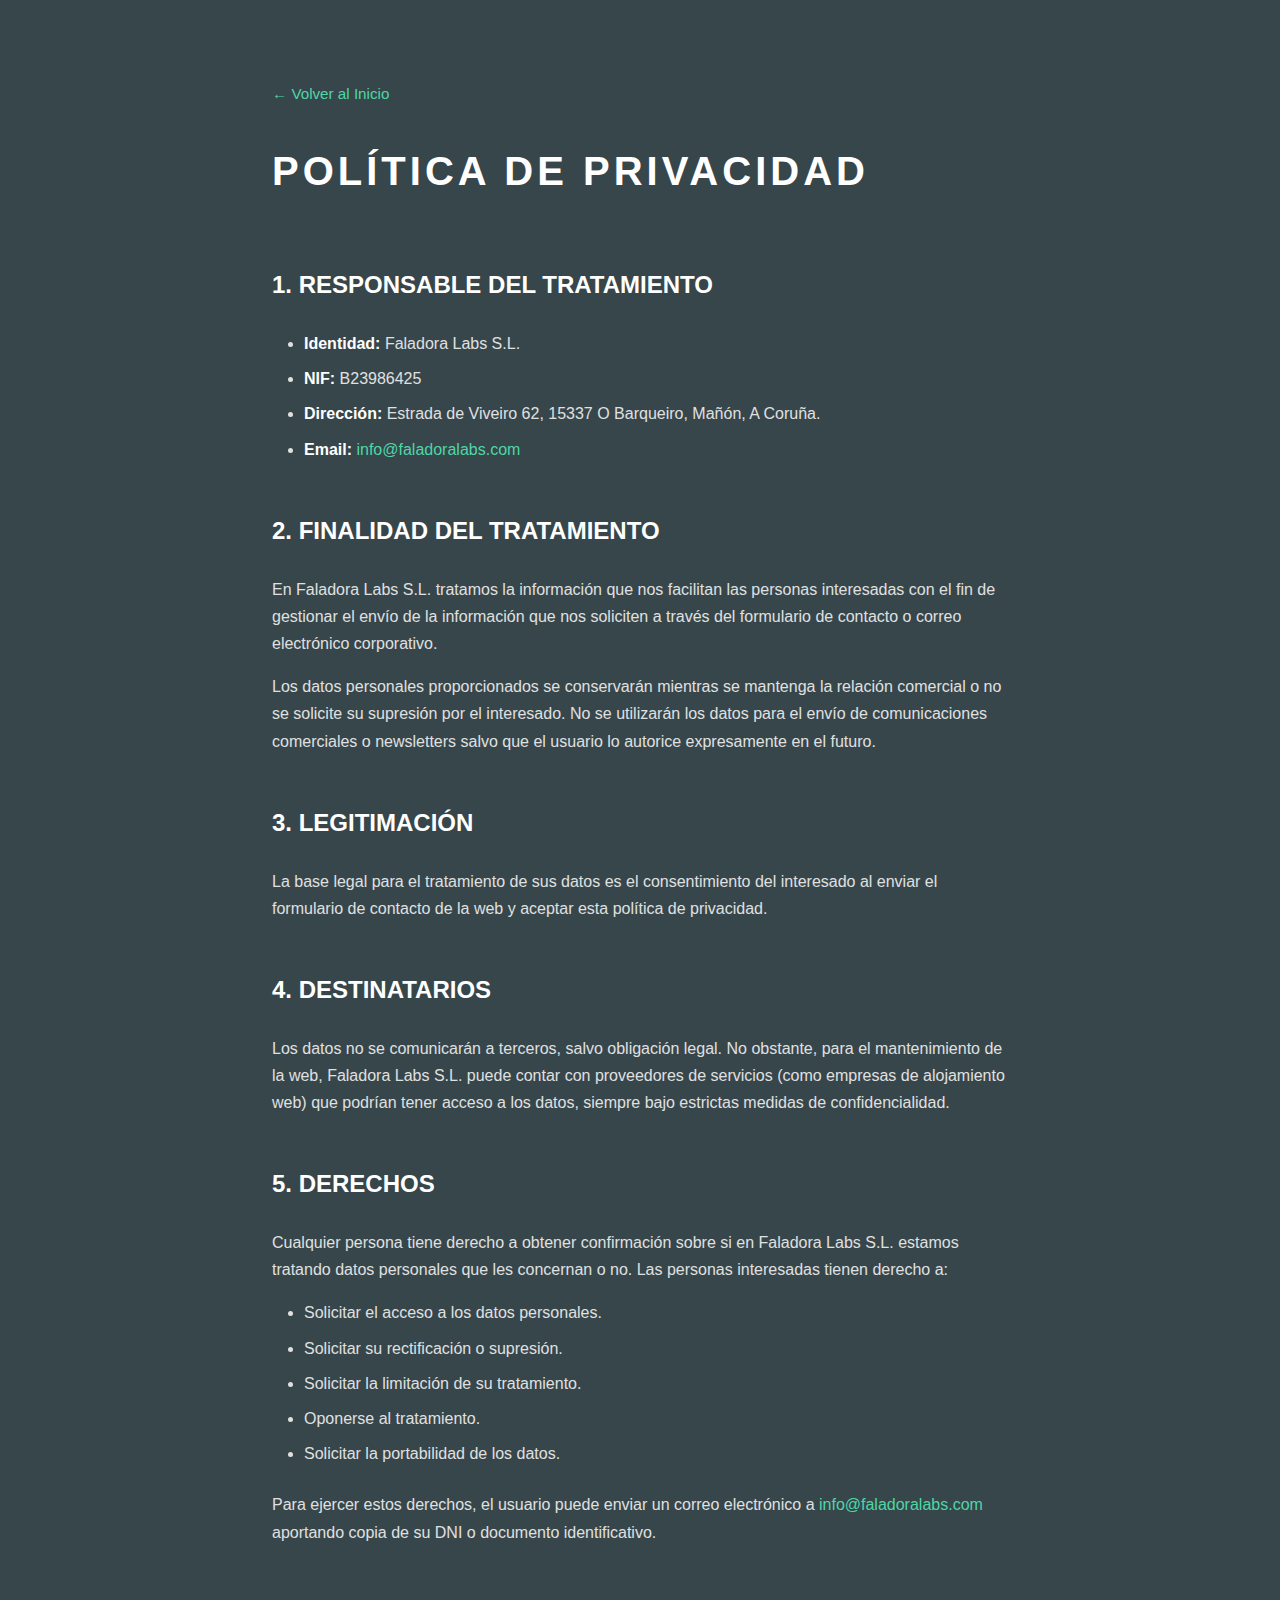
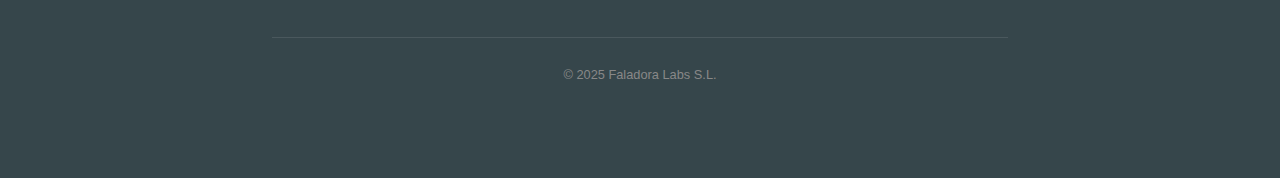
<file: es/privacidade.html>
<!DOCTYPE HTML>
<!--
	Faladora Labs S.L. - Política de Privacidade
-->
<html lang="es">
	<head>
		<title>Política de Privacidad - Faladora Labs S.L.</title>
		<meta charset="utf-8" />
		<meta name="viewport" content="width=device-width, initial-scale=1, user-scalable=no" />
		<meta name="description" content="Política de Privacidad de Faladora Labs S.L." />
		<style>
			* {
				margin: 0;
				padding: 0;
				box-sizing: border-box;
			}

			body {
				background-color: #36464b;
				color: #e0e0e0;
				font-family: Arial, Helvetica, sans-serif;
				line-height: 1.7;
				padding: 2em 1em;
			}

			.container {
				max-width: 800px;
				margin: 0 auto;
				padding: 3em 2em;
			}

			.back-button {
				display: inline-block;
				margin-bottom: 2em;
				color: #4fd6a6;
				text-decoration: none;
				font-size: 0.95rem;
				-moz-transition: color 0.3s ease;
				-webkit-transition: color 0.3s ease;
				-ms-transition: color 0.3s ease;
				transition: color 0.3s ease;
			}

			.back-button:hover {
				color: #ffffff;
			}

			h1 {
				color: #ffffff;
				font-size: 2.5rem;
				font-weight: bold;
				margin-bottom: 1.5em;
				text-transform: uppercase;
				letter-spacing: 0.1em;
			}

			h2 {
				color: #ffffff;
				font-size: 1.5rem;
				font-weight: bold;
				margin-top: 2em;
				margin-bottom: 1em;
			}

			p {
				color: #e0e0e0;
				margin-bottom: 1em;
				line-height: 1.7;
			}

			ul {
				margin-left: 2em;
				margin-bottom: 1.5em;
			}

			li {
				color: #e0e0e0;
				margin-bottom: 0.5em;
				line-height: 1.7;
			}

			strong {
				color: #ffffff;
				font-weight: bold;
			}

			code {
				background-color: rgba(0, 0, 0, 0.3);
				padding: 0.2em 0.4em;
				border-radius: 3px;
				font-family: 'Courier New', Courier, monospace;
				color: #4fd6a6;
			}

			a {
				color: #4fd6a6;
				text-decoration: none;
				-moz-transition: color 0.3s ease;
				-webkit-transition: color 0.3s ease;
				-ms-transition: color 0.3s ease;
				transition: color 0.3s ease;
			}

			a:hover {
				color: #ffffff;
				text-decoration: underline;
			}

			hr {
				border: none;
				border-top: 1px solid rgba(255, 255, 255, 0.1);
				margin: 3em 0 1.5em 0;
			}

			.footer-text {
				font-size: 0.8rem;
				text-align: center;
				color: #888;
				margin-top: 2em;
			}

			@media screen and (max-width: 736px) {
				body {
					padding: 1em 0.5em;
				}

				.container {
					padding: 2em 1.5em;
				}

				h1 {
					font-size: 2rem;
				}

				h2 {
					font-size: 1.25rem;
				}
			}
		</style>
	</head>
	<body>
		<div class="container">
			<a href="index.html" class="back-button">← Volver al Inicio</a>

			<h1>POLÍTICA DE PRIVACIDAD</h1>

			<h2>1. RESPONSABLE DEL TRATAMIENTO</h2>
			<ul>
				<li><strong>Identidad:</strong> Faladora Labs S.L.</li>
				<li><strong>NIF:</strong> B23986425</li>
				<li><strong>Dirección:</strong> Estrada de Viveiro 62, 15337 O Barqueiro, Mañón, A Coruña.</li>
				<li><strong>Email:</strong> <a href="mailto:info@faladoralabs.com">info@faladoralabs.com</a></li>
			</ul>

			<h2>2. FINALIDAD DEL TRATAMIENTO</h2>
			<p>En Faladora Labs S.L. tratamos la información que nos facilitan las personas interesadas con el fin de gestionar el envío de la información que nos soliciten a través del formulario de contacto o correo electrónico corporativo.</p>
			<p>Los datos personales proporcionados se conservarán mientras se mantenga la relación comercial o no se solicite su supresión por el interesado. No se utilizarán los datos para el envío de comunicaciones comerciales o newsletters salvo que el usuario lo autorice expresamente en el futuro.</p>

			<h2>3. LEGITIMACIÓN</h2>
			<p>La base legal para el tratamiento de sus datos es el consentimiento del interesado al enviar el formulario de contacto de la web y aceptar esta política de privacidad.</p>

			<h2>4. DESTINATARIOS</h2>
			<p>Los datos no se comunicarán a terceros, salvo obligación legal. No obstante, para el mantenimiento de la web, Faladora Labs S.L. puede contar con proveedores de servicios (como empresas de alojamiento web) que podrían tener acceso a los datos, siempre bajo estrictas medidas de confidencialidad.</p>

			<h2>5. DERECHOS</h2>
			<p>Cualquier persona tiene derecho a obtener confirmación sobre si en Faladora Labs S.L. estamos tratando datos personales que les concernan o no. Las personas interesadas tienen derecho a:</p>
			<ul>
				<li>Solicitar el acceso a los datos personales.</li>
				<li>Solicitar su rectificación o supresión.</li>
				<li>Solicitar la limitación de su tratamiento.</li>
				<li>Oponerse al tratamiento.</li>
				<li>Solicitar la portabilidad de los datos.</li>
			</ul>
			<p>Para ejercer estos derechos, el usuario puede enviar un correo electrónico a <a href="mailto:info@faladoralabs.com">info@faladoralabs.com</a> aportando copia de su DNI o documento identificativo.</p>

			<br>

			<hr style="border-color: rgba(255,255,255,0.1);">

			<p class="footer-text">© 2025 Faladora Labs S.L.</p>
		</div>
	</body>
</html>
</file>
<file: assets/css/noscript.css>
/*
	Hyperspace by HTML5 UP
	html5up.net | @ajlkn
	Free for personal and commercial use under the CCA 3.0 license (html5up.net/license)
*/

/* Spotlights */

	.spotlights > section > .image:before {
		opacity: 0 !important;
	}

	.spotlights > section > .content > .inner {
		-moz-transform: none !important;
		-webkit-transform: none !important;
		-ms-transform: none !important;
		transform: none !important;
		opacity: 1 !important;
	}

/* Wrapper */

	.wrapper > .inner {
		opacity: 1 !important;
		-moz-transform: none !important;
		-webkit-transform: none !important;
		-ms-transform: none !important;
		transform: none !important;
	}

/* Sidebar */

	#sidebar > .inner {
		opacity: 1 !important;
	}

	#sidebar nav > ul > li {
		-moz-transform: none !important;
		-webkit-transform: none !important;
		-ms-transform: none !important;
		transform: none !important;
		opacity: 1 !important;
	}
</file>
<file: assets/css/main.css>
@import url(fontawesome-all.min.css);

/*
	Hyperspace by HTML5 UP
	html5up.net | @ajlkn
	Free for personal and commercial use under the CCA 3.0 license (html5up.net/license)
*/

html, body, div, span, applet, object,
iframe, h1, h2, h3, h4, h5, h6, p, blockquote,
pre, a, abbr, acronym, address, big, cite,
code, del, dfn, em, img, ins, kbd, q, s, samp,
small, strike, strong, sub, sup, tt, var, b,
u, i, center, dl, dt, dd, ol, ul, li, fieldset,
form, label, legend, table, caption, tbody,
tfoot, thead, tr, th, td, article, aside,
canvas, details, embed, figure, figcaption,
footer, header, hgroup, menu, nav, output, ruby,
section, summary, time, mark, audio, video {
	margin: 0;
	padding: 0;
	border: 0;
	font-size: 100%;
	font: inherit;
	vertical-align: baseline;}

article, aside, details, figcaption, figure,
footer, header, hgroup, menu, nav, section {
	display: block;}

body {
	line-height: 1;
}

ol, ul {
	list-style: none;
}

blockquote, q {
	quotes: none;
}

	blockquote:before, blockquote:after, q:before, q:after {
		content: '';
		content: none;
	}

table {
	border-collapse: collapse;
	border-spacing: 0;
}

body {
	-webkit-text-size-adjust: none;
}

mark {
	background-color: transparent;
	color: inherit;
}

input::-moz-focus-inner {
	border: 0;
	padding: 0;
}

input, select, textarea {
	-moz-appearance: none;
	-webkit-appearance: none;
	-ms-appearance: none;
	appearance: none;
}

/* Basic */

	@-ms-viewport {
		width: device-width;
	}

	body {
		-ms-overflow-style: scrollbar;
	}

	@media screen and (max-width: 480px) {

		html, body {
			min-width: 320px;
		}

	}

	html {
		box-sizing: border-box;
	}

	*, *:before, *:after {
		box-sizing: inherit;
	}

	body {
		background: #1e4a4a;
	}

		body.is-preload *, body.is-preload *:before, body.is-preload *:after {
			-moz-animation: none !important;
			-webkit-animation: none !important;
			-ms-animation: none !important;
			animation: none !important;
			-moz-transition: none !important;
			-webkit-transition: none !important;
			-ms-transition: none !important;
			transition: none !important;
		}

/* Type */

	body, input, select, textarea {
		color: rgba(255, 255, 255, 0.55);
		font-family: Arial, Helvetica, sans-serif;
		font-size: 16.5pt;
		font-weight: normal;
		line-height: 1.75;
	}

		@media screen and (max-width: 1680px) {

			body, input, select, textarea {
				font-size: 13pt;
			}

		}

		@media screen and (max-width: 1280px) {

			body, input, select, textarea {
				font-size: 12pt;
			}

		}

		@media screen and (max-width: 360px) {

			body, input, select, textarea {
				font-size: 11pt;
			}

		}

	a {
		-moz-transition: color 0.2s ease, border-bottom-color 0.2s ease;
		-webkit-transition: color 0.2s ease, border-bottom-color 0.2s ease;
		-ms-transition: color 0.2s ease, border-bottom-color 0.2s ease;
		transition: color 0.2s ease, border-bottom-color 0.2s ease;
		border-bottom: dotted 1px rgba(255, 255, 255, 0.35);
		color: inherit;
		text-decoration: none;
	}

		a:hover {
			border-bottom-color: transparent;
			color: #ffffff;
		}

	strong, b {
		color: #ffffff;
		font-weight: bold;
	}

	em, i {
		font-style: italic;
	}

	p {
		margin: 0 0 2em 0;
	}

	h1, h2, h3, h4, h5, h6 {
		color: #ffffff;
		font-weight: bold;
		line-height: 1.5;
		margin: 0 0 0.5em 0;
	}

		h1 a, h2 a, h3 a, h4 a, h5 a, h6 a {
			color: inherit;
			text-decoration: none;
		}

	h1 {
		font-size: 2.75em;
	}

		h1.major {
			margin: 0 0 1.3em 0;
			position: relative;
			padding-bottom: 0.35em;
		}

			h1.major:after {
				background-image: -moz-linear-gradient(to right, #4a9d9d, #2d5a5a);
				background-image: -webkit-linear-gradient(to right, #4a9d9d, #2d5a5a);
				background-image: -ms-linear-gradient(to right, #4a9d9d, #2d5a5a);
				background-image: linear-gradient(to right, #4a9d9d, #2d5a5a);
				-moz-transition: max-width 0.2s ease;
				-webkit-transition: max-width 0.2s ease;
				-ms-transition: max-width 0.2s ease;
				transition: max-width 0.2s ease;
				border-radius: 0.2em;
				bottom: 0;
				content: '';
				height: 0.05em;
				position: absolute;
				right: 0;
				width: 100%;
			}

	h2 {
		font-size: 1.75em;
	}

	h3 {
		font-size: 1.1em;
	}

	h4 {
		font-size: 1em;
	}

	h5 {
		font-size: 0.8em;
	}

	h6 {
		font-size: 0.6em;
	}

	@media screen and (max-width: 736px) {

		h1 {
			font-size: 2em;
		}

		h2 {
			font-size: 1.25em;
		}

		h3 {
			font-size: 1em;
		}

		h4 {
			font-size: 0.8em;
		}

		h5 {
			font-size: 0.6em;
		}

		h6 {
			font-size: 0.6em;
		}

	}

	sub {
		font-size: 0.8em;
		position: relative;
		top: 0.5em;
	}

	sup {
		font-size: 0.8em;
		position: relative;
		top: -0.5em;
	}

	blockquote {
		border-left: solid 4px rgba(255, 255, 255, 0.15);
		font-style: italic;
		margin: 0 0 2em 0;
		padding: 0.5em 0 0.5em 2em;
	}

	code {
		background: rgba(255, 255, 255, 0.05);
		border-radius: 0.25em;
		border: solid 1px rgba(255, 255, 255, 0.15);
		font-family: "Courier New", monospace;
		font-size: 0.9em;
		margin: 0 0.25em;
		padding: 0.25em 0.65em;
	}

	pre {
		-webkit-overflow-scrolling: touch;
		font-family: "Courier New", monospace;
		font-size: 0.9em;
		margin: 0 0 2em 0;
	}

		pre code {
			display: block;
			line-height: 1.75em;
			padding: 1em 1.5em;
			overflow-x: auto;
		}

	hr {
		border: 0;
		border-bottom: solid 1px rgba(255, 255, 255, 0.15);
		margin: 2em 0;
	}

		hr.major {
			margin: 3em 0;
		}

	.align-left {
		text-align: left;
	}

	.align-center {
		text-align: center;
	}

	.align-right {
		text-align: right;
	}

/* Row */

	.row {
		display: flex;
		flex-wrap: wrap;
		box-sizing: border-box;
		align-items: stretch;
	}

		.row > * {
			box-sizing: border-box;
		}

		.row.gtr-uniform > * > :last-child {
			margin-bottom: 0;
		}

		.row.aln-left {
			justify-content: flex-start;
		}

		.row.aln-center {
			justify-content: center;
		}

		.row.aln-right {
			justify-content: flex-end;
		}

		.row.aln-top {
			align-items: flex-start;
		}

		.row.aln-middle {
			align-items: center;
		}

		.row.aln-bottom {
			align-items: flex-end;
		}

		.row > .imp {
			order: -1;
		}

		.row > .col-1 {
			width: 8.33333%;
		}

		.row > .off-1 {
			margin-left: 8.33333%;
		}

		.row > .col-2 {
			width: 16.66667%;
		}

		.row > .off-2 {
			margin-left: 16.66667%;
		}

		.row > .col-3 {
			width: 25%;
		}

		.row > .off-3 {
			margin-left: 25%;
		}

		.row > .col-4 {
			width: 33.33333%;
		}

		.row > .off-4 {
			margin-left: 33.33333%;
		}

		.row > .col-5 {
			width: 41.66667%;
		}

		.row > .off-5 {
			margin-left: 41.66667%;
		}

		.row > .col-6 {
			width: 50%;
		}

		.row > .off-6 {
			margin-left: 50%;
		}

		.row > .col-7 {
			width: 58.33333%;
		}

		.row > .off-7 {
			margin-left: 58.33333%;
		}

		.row > .col-8 {
			width: 66.66667%;
		}

		.row > .off-8 {
			margin-left: 66.66667%;
		}

		.row > .col-9 {
			width: 75%;
		}

		.row > .off-9 {
			margin-left: 75%;
		}

		.row > .col-10 {
			width: 83.33333%;
		}

		.row > .off-10 {
			margin-left: 83.33333%;
		}

		.row > .col-11 {
			width: 91.66667%;
		}

		.row > .off-11 {
			margin-left: 91.66667%;
		}

		.row > .col-12 {
			width: 100%;
		}

		.row > .off-12 {
			margin-left: 100%;
		}

		.row.gtr-0 {
			margin-top: 0;
			margin-left: 0em;
		}

			.row.gtr-0 > * {
				padding: 0 0 0 0em;
			}

			.row.gtr-0.gtr-uniform {
				margin-top: 0em;
			}

				.row.gtr-0.gtr-uniform > * {
					padding-top: 0em;
				}

		.row.gtr-25 {
			margin-top: 0;
			margin-left: -0.375em;
		}

			.row.gtr-25 > * {
				padding: 0 0 0 0.375em;
			}

			.row.gtr-25.gtr-uniform {
				margin-top: -0.375em;
			}

				.row.gtr-25.gtr-uniform > * {
					padding-top: 0.375em;
				}

		.row.gtr-50 {
			margin-top: 0;
			margin-left: -0.75em;
		}

			.row.gtr-50 > * {
				padding: 0 0 0 0.75em;
			}

			.row.gtr-50.gtr-uniform {
				margin-top: -0.75em;
			}

				.row.gtr-50.gtr-uniform > * {
					padding-top: 0.75em;
				}

		.row {
			margin-top: 0;
			margin-left: -1.5em;
		}

			.row > * {
				padding: 0 0 0 1.5em;
			}

			.row.gtr-uniform {
				margin-top: -1.5em;
			}

				.row.gtr-uniform > * {
					padding-top: 1.5em;
				}

		.row.gtr-150 {
			margin-top: 0;
			margin-left: -2.25em;
		}

			.row.gtr-150 > * {
				padding: 0 0 0 2.25em;
			}

			.row.gtr-150.gtr-uniform {
				margin-top: -2.25em;
			}

				.row.gtr-150.gtr-uniform > * {
					padding-top: 2.25em;
				}

		.row.gtr-200 {
			margin-top: 0;
			margin-left: -3em;
		}

			.row.gtr-200 > * {
				padding: 0 0 0 3em;
			}

			.row.gtr-200.gtr-uniform {
				margin-top: -3em;
			}

				.row.gtr-200.gtr-uniform > * {
					padding-top: 3em;
				}

		@media screen and (max-width: 1680px) {

			.row {
				display: flex;
				flex-wrap: wrap;
				box-sizing: border-box;
				align-items: stretch;
			}

				.row > * {
					box-sizing: border-box;
				}

				.row.gtr-uniform > * > :last-child {
					margin-bottom: 0;
				}

				.row.aln-left {
					justify-content: flex-start;
				}

				.row.aln-center {
					justify-content: center;
				}

				.row.aln-right {
					justify-content: flex-end;
				}

				.row.aln-top {
					align-items: flex-start;
				}

				.row.aln-middle {
					align-items: center;
				}

				.row.aln-bottom {
					align-items: flex-end;
				}

				.row > .imp-xlarge {
					order: -1;
				}

				.row > .col-1-xlarge {
					width: 8.33333%;
				}

				.row > .off-1-xlarge {
					margin-left: 8.33333%;
				}

				.row > .col-2-xlarge {
					width: 16.66667%;
				}

				.row > .off-2-xlarge {
					margin-left: 16.66667%;
				}

				.row > .col-3-xlarge {
					width: 25%;
				}

				.row > .off-3-xlarge {
					margin-left: 25%;
				}

				.row > .col-4-xlarge {
					width: 33.33333%;
				}

				.row > .off-4-xlarge {
					margin-left: 33.33333%;
				}

				.row > .col-5-xlarge {
					width: 41.66667%;
				}

				.row > .off-5-xlarge {
					margin-left: 41.66667%;
				}

				.row > .col-6-xlarge {
					width: 50%;
				}

				.row > .off-6-xlarge {
					margin-left: 50%;
				}

				.row > .col-7-xlarge {
					width: 58.33333%;
				}

				.row > .off-7-xlarge {
					margin-left: 58.33333%;
				}

				.row > .col-8-xlarge {
					width: 66.66667%;
				}

				.row > .off-8-xlarge {
					margin-left: 66.66667%;
				}

				.row > .col-9-xlarge {
					width: 75%;
				}

				.row > .off-9-xlarge {
					margin-left: 75%;
				}

				.row > .col-10-xlarge {
					width: 83.33333%;
				}

				.row > .off-10-xlarge {
					margin-left: 83.33333%;
				}

				.row > .col-11-xlarge {
					width: 91.66667%;
				}

				.row > .off-11-xlarge {
					margin-left: 91.66667%;
				}

				.row > .col-12-xlarge {
					width: 100%;
				}

				.row > .off-12-xlarge {
					margin-left: 100%;
				}

				.row.gtr-0 {
					margin-top: 0;
					margin-left: 0em;
				}

					.row.gtr-0 > * {
						padding: 0 0 0 0em;
					}

					.row.gtr-0.gtr-uniform {
						margin-top: 0em;
					}

						.row.gtr-0.gtr-uniform > * {
							padding-top: 0em;
						}

				.row.gtr-25 {
					margin-top: 0;
					margin-left: -0.375em;
				}

					.row.gtr-25 > * {
						padding: 0 0 0 0.375em;
					}

					.row.gtr-25.gtr-uniform {
						margin-top: -0.375em;
					}

						.row.gtr-25.gtr-uniform > * {
							padding-top: 0.375em;
						}

				.row.gtr-50 {
					margin-top: 0;
					margin-left: -0.75em;
				}

					.row.gtr-50 > * {
						padding: 0 0 0 0.75em;
					}

					.row.gtr-50.gtr-uniform {
						margin-top: -0.75em;
					}

						.row.gtr-50.gtr-uniform > * {
							padding-top: 0.75em;
						}

				.row {
					margin-top: 0;
					margin-left: -1.5em;
				}

					.row > * {
						padding: 0 0 0 1.5em;
					}

					.row.gtr-uniform {
						margin-top: -1.5em;
					}

						.row.gtr-uniform > * {
							padding-top: 1.5em;
						}

				.row.gtr-150 {
					margin-top: 0;
					margin-left: -2.25em;
				}

					.row.gtr-150 > * {
						padding: 0 0 0 2.25em;
					}

					.row.gtr-150.gtr-uniform {
						margin-top: -2.25em;
					}

						.row.gtr-150.gtr-uniform > * {
							padding-top: 2.25em;
						}

				.row.gtr-200 {
					margin-top: 0;
					margin-left: -3em;
				}

					.row.gtr-200 > * {
						padding: 0 0 0 3em;
					}

					.row.gtr-200.gtr-uniform {
						margin-top: -3em;
					}

						.row.gtr-200.gtr-uniform > * {
							padding-top: 3em;
						}

		}

		@media screen and (max-width: 1280px) {

			.row {
				display: flex;
				flex-wrap: wrap;
				box-sizing: border-box;
				align-items: stretch;
			}

				.row > * {
					box-sizing: border-box;
				}

				.row.gtr-uniform > * > :last-child {
					margin-bottom: 0;
				}

				.row.aln-left {
					justify-content: flex-start;
				}

				.row.aln-center {
					justify-content: center;
				}

				.row.aln-right {
					justify-content: flex-end;
				}

				.row.aln-top {
					align-items: flex-start;
				}

				.row.aln-middle {
					align-items: center;
				}

				.row.aln-bottom {
					align-items: flex-end;
				}

				.row > .imp-large {
					order: -1;
				}

				.row > .col-1-large {
					width: 8.33333%;
				}

				.row > .off-1-large {
					margin-left: 8.33333%;
				}

				.row > .col-2-large {
					width: 16.66667%;
				}

				.row > .off-2-large {
					margin-left: 16.66667%;
				}

				.row > .col-3-large {
					width: 25%;
				}

				.row > .off-3-large {
					margin-left: 25%;
				}

				.row > .col-4-large {
					width: 33.33333%;
				}

				.row > .off-4-large {
					margin-left: 33.33333%;
				}

				.row > .col-5-large {
					width: 41.66667%;
				}

				.row > .off-5-large {
					margin-left: 41.66667%;
				}

				.row > .col-6-large {
					width: 50%;
				}

				.row > .off-6-large {
					margin-left: 50%;
				}

				.row > .col-7-large {
					width: 58.33333%;
				}

				.row > .off-7-large {
					margin-left: 58.33333%;
				}

				.row > .col-8-large {
					width: 66.66667%;
				}

				.row > .off-8-large {
					margin-left: 66.66667%;
				}

				.row > .col-9-large {
					width: 75%;
				}

				.row > .off-9-large {
					margin-left: 75%;
				}

				.row > .col-10-large {
					width: 83.33333%;
				}

				.row > .off-10-large {
					margin-left: 83.33333%;
				}

				.row > .col-11-large {
					width: 91.66667%;
				}

				.row > .off-11-large {
					margin-left: 91.66667%;
				}

				.row > .col-12-large {
					width: 100%;
				}

				.row > .off-12-large {
					margin-left: 100%;
				}

				.row.gtr-0 {
					margin-top: 0;
					margin-left: 0em;
				}

					.row.gtr-0 > * {
						padding: 0 0 0 0em;
					}

					.row.gtr-0.gtr-uniform {
						margin-top: 0em;
					}

						.row.gtr-0.gtr-uniform > * {
							padding-top: 0em;
						}

				.row.gtr-25 {
					margin-top: 0;
					margin-left: -0.375em;
				}

					.row.gtr-25 > * {
						padding: 0 0 0 0.375em;
					}

					.row.gtr-25.gtr-uniform {
						margin-top: -0.375em;
					}

						.row.gtr-25.gtr-uniform > * {
							padding-top: 0.375em;
						}

				.row.gtr-50 {
					margin-top: 0;
					margin-left: -0.75em;
				}

					.row.gtr-50 > * {
						padding: 0 0 0 0.75em;
					}

					.row.gtr-50.gtr-uniform {
						margin-top: -0.75em;
					}

						.row.gtr-50.gtr-uniform > * {
							padding-top: 0.75em;
						}

				.row {
					margin-top: 0;
					margin-left: -1.5em;
				}

					.row > * {
						padding: 0 0 0 1.5em;
					}

					.row.gtr-uniform {
						margin-top: -1.5em;
					}

						.row.gtr-uniform > * {
							padding-top: 1.5em;
						}

				.row.gtr-150 {
					margin-top: 0;
					margin-left: -2.25em;
				}

					.row.gtr-150 > * {
						padding: 0 0 0 2.25em;
					}

					.row.gtr-150.gtr-uniform {
						margin-top: -2.25em;
					}

						.row.gtr-150.gtr-uniform > * {
							padding-top: 2.25em;
						}

				.row.gtr-200 {
					margin-top: 0;
					margin-left: -3em;
				}

					.row.gtr-200 > * {
						padding: 0 0 0 3em;
					}

					.row.gtr-200.gtr-uniform {
						margin-top: -3em;
					}

						.row.gtr-200.gtr-uniform > * {
							padding-top: 3em;
						}

		}

		@media screen and (max-width: 980px) {

			.row {
				display: flex;
				flex-wrap: wrap;
				box-sizing: border-box;
				align-items: stretch;
			}

				.row > * {
					box-sizing: border-box;
				}

				.row.gtr-uniform > * > :last-child {
					margin-bottom: 0;
				}

				.row.aln-left {
					justify-content: flex-start;
				}

				.row.aln-center {
					justify-content: center;
				}

				.row.aln-right {
					justify-content: flex-end;
				}

				.row.aln-top {
					align-items: flex-start;
				}

				.row.aln-middle {
					align-items: center;
				}

				.row.aln-bottom {
					align-items: flex-end;
				}

				.row > .imp-medium {
					order: -1;
				}

				.row > .col-1-medium {
					width: 8.33333%;
				}

				.row > .off-1-medium {
					margin-left: 8.33333%;
				}

				.row > .col-2-medium {
					width: 16.66667%;
				}

				.row > .off-2-medium {
					margin-left: 16.66667%;
				}

				.row > .col-3-medium {
					width: 25%;
				}

				.row > .off-3-medium {
					margin-left: 25%;
				}

				.row > .col-4-medium {
					width: 33.33333%;
				}

				.row > .off-4-medium {
					margin-left: 33.33333%;
				}

				.row > .col-5-medium {
					width: 41.66667%;
				}

				.row > .off-5-medium {
					margin-left: 41.66667%;
				}

				.row > .col-6-medium {
					width: 50%;
				}

				.row > .off-6-medium {
					margin-left: 50%;
				}

				.row > .col-7-medium {
					width: 58.33333%;
				}

				.row > .off-7-medium {
					margin-left: 58.33333%;
				}

				.row > .col-8-medium {
					width: 66.66667%;
				}

				.row > .off-8-medium {
					margin-left: 66.66667%;
				}

				.row > .col-9-medium {
					width: 75%;
				}

				.row > .off-9-medium {
					margin-left: 75%;
				}

				.row > .col-10-medium {
					width: 83.33333%;
				}

				.row > .off-10-medium {
					margin-left: 83.33333%;
				}

				.row > .col-11-medium {
					width: 91.66667%;
				}

				.row > .off-11-medium {
					margin-left: 91.66667%;
				}

				.row > .col-12-medium {
					width: 100%;
				}

				.row > .off-12-medium {
					margin-left: 100%;
				}

				.row.gtr-0 {
					margin-top: 0;
					margin-left: 0em;
				}

					.row.gtr-0 > * {
						padding: 0 0 0 0em;
					}

					.row.gtr-0.gtr-uniform {
						margin-top: 0em;
					}

						.row.gtr-0.gtr-uniform > * {
							padding-top: 0em;
						}

				.row.gtr-25 {
					margin-top: 0;
					margin-left: -0.375em;
				}

					.row.gtr-25 > * {
						padding: 0 0 0 0.375em;
					}

					.row.gtr-25.gtr-uniform {
						margin-top: -0.375em;
					}

						.row.gtr-25.gtr-uniform > * {
							padding-top: 0.375em;
						}

				.row.gtr-50 {
					margin-top: 0;
					margin-left: -0.75em;
				}

					.row.gtr-50 > * {
						padding: 0 0 0 0.75em;
					}

					.row.gtr-50.gtr-uniform {
						margin-top: -0.75em;
					}

						.row.gtr-50.gtr-uniform > * {
							padding-top: 0.75em;
						}

				.row {
					margin-top: 0;
					margin-left: -1.5em;
				}

					.row > * {
						padding: 0 0 0 1.5em;
					}

					.row.gtr-uniform {
						margin-top: -1.5em;
					}

						.row.gtr-uniform > * {
							padding-top: 1.5em;
						}

				.row.gtr-150 {
					margin-top: 0;
					margin-left: -2.25em;
				}

					.row.gtr-150 > * {
						padding: 0 0 0 2.25em;
					}

					.row.gtr-150.gtr-uniform {
						margin-top: -2.25em;
					}

						.row.gtr-150.gtr-uniform > * {
							padding-top: 2.25em;
						}

				.row.gtr-200 {
					margin-top: 0;
					margin-left: -3em;
				}

					.row.gtr-200 > * {
						padding: 0 0 0 3em;
					}

					.row.gtr-200.gtr-uniform {
						margin-top: -3em;
					}

						.row.gtr-200.gtr-uniform > * {
							padding-top: 3em;
						}

		}

		@media screen and (max-width: 736px) {

			.row {
				display: flex;
				flex-wrap: wrap;
				box-sizing: border-box;
				align-items: stretch;
			}

				.row > * {
					box-sizing: border-box;
				}

				.row.gtr-uniform > * > :last-child {
					margin-bottom: 0;
				}

				.row.aln-left {
					justify-content: flex-start;
				}

				.row.aln-center {
					justify-content: center;
				}

				.row.aln-right {
					justify-content: flex-end;
				}

				.row.aln-top {
					align-items: flex-start;
				}

				.row.aln-middle {
					align-items: center;
				}

				.row.aln-bottom {
					align-items: flex-end;
				}

				.row > .imp-small {
					order: -1;
				}

				.row > .col-1-small {
					width: 8.33333%;
				}

				.row > .off-1-small {
					margin-left: 8.33333%;
				}

				.row > .col-2-small {
					width: 16.66667%;
				}

				.row > .off-2-small {
					margin-left: 16.66667%;
				}

				.row > .col-3-small {
					width: 25%;
				}

				.row > .off-3-small {
					margin-left: 25%;
				}

				.row > .col-4-small {
					width: 33.33333%;
				}

				.row > .off-4-small {
					margin-left: 33.33333%;
				}

				.row > .col-5-small {
					width: 41.66667%;
				}

				.row > .off-5-small {
					margin-left: 41.66667%;
				}

				.row > .col-6-small {
					width: 50%;
				}

				.row > .off-6-small {
					margin-left: 50%;
				}

				.row > .col-7-small {
					width: 58.33333%;
				}

				.row > .off-7-small {
					margin-left: 58.33333%;
				}

				.row > .col-8-small {
					width: 66.66667%;
				}

				.row > .off-8-small {
					margin-left: 66.66667%;
				}

				.row > .col-9-small {
					width: 75%;
				}

				.row > .off-9-small {
					margin-left: 75%;
				}

				.row > .col-10-small {
					width: 83.33333%;
				}

				.row > .off-10-small {
					margin-left: 83.33333%;
				}

				.row > .col-11-small {
					width: 91.66667%;
				}

				.row > .off-11-small {
					margin-left: 91.66667%;
				}

				.row > .col-12-small {
					width: 100%;
				}

				.row > .off-12-small {
					margin-left: 100%;
				}

				.row.gtr-0 {
					margin-top: 0;
					margin-left: 0em;
				}

					.row.gtr-0 > * {
						padding: 0 0 0 0em;
					}

					.row.gtr-0.gtr-uniform {
						margin-top: 0em;
					}

						.row.gtr-0.gtr-uniform > * {
							padding-top: 0em;
						}

				.row.gtr-25 {
					margin-top: 0;
					margin-left: -0.375em;
				}

					.row.gtr-25 > * {
						padding: 0 0 0 0.375em;
					}

					.row.gtr-25.gtr-uniform {
						margin-top: -0.375em;
					}

						.row.gtr-25.gtr-uniform > * {
							padding-top: 0.375em;
						}

				.row.gtr-50 {
					margin-top: 0;
					margin-left: -0.75em;
				}

					.row.gtr-50 > * {
						padding: 0 0 0 0.75em;
					}

					.row.gtr-50.gtr-uniform {
						margin-top: -0.75em;
					}

						.row.gtr-50.gtr-uniform > * {
							padding-top: 0.75em;
						}

				.row {
					margin-top: 0;
					margin-left: -1.5em;
				}

					.row > * {
						padding: 0 0 0 1.5em;
					}

					.row.gtr-uniform {
						margin-top: -1.5em;
					}

						.row.gtr-uniform > * {
							padding-top: 1.5em;
						}

				.row.gtr-150 {
					margin-top: 0;
					margin-left: -2.25em;
				}

					.row.gtr-150 > * {
						padding: 0 0 0 2.25em;
					}

					.row.gtr-150.gtr-uniform {
						margin-top: -2.25em;
					}

						.row.gtr-150.gtr-uniform > * {
							padding-top: 2.25em;
						}

				.row.gtr-200 {
					margin-top: 0;
					margin-left: -3em;
				}

					.row.gtr-200 > * {
						padding: 0 0 0 3em;
					}

					.row.gtr-200.gtr-uniform {
						margin-top: -3em;
					}

						.row.gtr-200.gtr-uniform > * {
							padding-top: 3em;
						}

		}

		@media screen and (max-width: 480px) {

			.row {
				display: flex;
				flex-wrap: wrap;
				box-sizing: border-box;
				align-items: stretch;
			}

				.row > * {
					box-sizing: border-box;
				}

				.row.gtr-uniform > * > :last-child {
					margin-bottom: 0;
				}

				.row.aln-left {
					justify-content: flex-start;
				}

				.row.aln-center {
					justify-content: center;
				}

				.row.aln-right {
					justify-content: flex-end;
				}

				.row.aln-top {
					align-items: flex-start;
				}

				.row.aln-middle {
					align-items: center;
				}

				.row.aln-bottom {
					align-items: flex-end;
				}

				.row > .imp-xsmall {
					order: -1;
				}

				.row > .col-1-xsmall {
					width: 8.33333%;
				}

				.row > .off-1-xsmall {
					margin-left: 8.33333%;
				}

				.row > .col-2-xsmall {
					width: 16.66667%;
				}

				.row > .off-2-xsmall {
					margin-left: 16.66667%;
				}

				.row > .col-3-xsmall {
					width: 25%;
				}

				.row > .off-3-xsmall {
					margin-left: 25%;
				}

				.row > .col-4-xsmall {
					width: 33.33333%;
				}

				.row > .off-4-xsmall {
					margin-left: 33.33333%;
				}

				.row > .col-5-xsmall {
					width: 41.66667%;
				}

				.row > .off-5-xsmall {
					margin-left: 41.66667%;
				}

				.row > .col-6-xsmall {
					width: 50%;
				}

				.row > .off-6-xsmall {
					margin-left: 50%;
				}

				.row > .col-7-xsmall {
					width: 58.33333%;
				}

				.row > .off-7-xsmall {
					margin-left: 58.33333%;
				}

				.row > .col-8-xsmall {
					width: 66.66667%;
				}

				.row > .off-8-xsmall {
					margin-left: 66.66667%;
				}

				.row > .col-9-xsmall {
					width: 75%;
				}

				.row > .off-9-xsmall {
					margin-left: 75%;
				}

				.row > .col-10-xsmall {
					width: 83.33333%;
				}

				.row > .off-10-xsmall {
					margin-left: 83.33333%;
				}

				.row > .col-11-xsmall {
					width: 91.66667%;
				}

				.row > .off-11-xsmall {
					margin-left: 91.66667%;
				}

				.row > .col-12-xsmall {
					width: 100%;
				}

				.row > .off-12-xsmall {
					margin-left: 100%;
				}

				.row.gtr-0 {
					margin-top: 0;
					margin-left: 0em;
				}

					.row.gtr-0 > * {
						padding: 0 0 0 0em;
					}

					.row.gtr-0.gtr-uniform {
						margin-top: 0em;
					}

						.row.gtr-0.gtr-uniform > * {
							padding-top: 0em;
						}

				.row.gtr-25 {
					margin-top: 0;
					margin-left: -0.375em;
				}

					.row.gtr-25 > * {
						padding: 0 0 0 0.375em;
					}

					.row.gtr-25.gtr-uniform {
						margin-top: -0.375em;
					}

						.row.gtr-25.gtr-uniform > * {
							padding-top: 0.375em;
						}

				.row.gtr-50 {
					margin-top: 0;
					margin-left: -0.75em;
				}

					.row.gtr-50 > * {
						padding: 0 0 0 0.75em;
					}

					.row.gtr-50.gtr-uniform {
						margin-top: -0.75em;
					}

						.row.gtr-50.gtr-uniform > * {
							padding-top: 0.75em;
						}

				.row {
					margin-top: 0;
					margin-left: -1.5em;
				}

					.row > * {
						padding: 0 0 0 1.5em;
					}

					.row.gtr-uniform {
						margin-top: -1.5em;
					}

						.row.gtr-uniform > * {
							padding-top: 1.5em;
						}

				.row.gtr-150 {
					margin-top: 0;
					margin-left: -2.25em;
				}

					.row.gtr-150 > * {
						padding: 0 0 0 2.25em;
					}

					.row.gtr-150.gtr-uniform {
						margin-top: -2.25em;
					}

						.row.gtr-150.gtr-uniform > * {
							padding-top: 2.25em;
						}

				.row.gtr-200 {
					margin-top: 0;
					margin-left: -3em;
				}

					.row.gtr-200 > * {
						padding: 0 0 0 3em;
					}

					.row.gtr-200.gtr-uniform {
						margin-top: -3em;
					}

						.row.gtr-200.gtr-uniform > * {
							padding-top: 3em;
						}

		}

/* Box */

	.box {
		border-radius: 0.25em;
		border: solid 1px rgba(255, 255, 255, 0.15);
		margin-bottom: 2em;
		padding: 1.5em;
	}

		.box > :last-child,
		.box > :last-child > :last-child,
		.box > :last-child > :last-child > :last-child {
			margin-bottom: 0;
		}

		.box.alt {
			border: 0;
			border-radius: 0;
			padding: 0;
		}

/* Button */

	input[type="submit"],
	input[type="reset"],
	input[type="button"],
	button,
	.button {
		-moz-appearance: none;
		-webkit-appearance: none;
		-ms-appearance: none;
		appearance: none;
		-moz-transition: border-color 0.2s ease;
		-webkit-transition: border-color 0.2s ease;
		-ms-transition: border-color 0.2s ease;
		transition: border-color 0.2s ease;
		background-color: transparent;
		border: solid 1px !important;
		border-color: rgba(255, 255, 255, 0.15) !important;
		border-radius: 3em;
		color: #ffffff !important;
		cursor: pointer;
		display: inline-block;
		font-size: 0.6em;
		font-weight: bold;
		height: calc(4.75em + 2px);
		letter-spacing: 0.25em;
		line-height: 4.75em;
		outline: 0;
		padding: 0 3.75em;
		position: relative;
		text-align: center;
		text-decoration: none;
		text-transform: uppercase;
		white-space: nowrap;
	}

		input[type="submit"]:after,
		input[type="reset"]:after,
		input[type="button"]:after,
		button:after,
		.button:after {
			-moz-transform: scale(0.25);
			-webkit-transform: scale(0.25);
			-ms-transform: scale(0.25);
			transform: scale(0.25);
			pointer-events: none;
			-moz-transition: opacity 0.2s ease, -moz-transform 0.2s ease;
			-webkit-transition: opacity 0.2s ease, -webkit-transform 0.2s ease;
			-ms-transition: opacity 0.2s ease, -ms-transform 0.2s ease;
			transition: opacity 0.2s ease, transform 0.2s ease;
			background: #ffffff;
			border-radius: 3em;
			content: '';
			height: 100%;
			left: 0;
			opacity: 0;
			position: absolute;
			top: 0;
			width: 100%;
		}

		input[type="submit"].icon:before,
		input[type="reset"].icon:before,
		input[type="button"].icon:before,
		button.icon:before,
		.button.icon:before {
			margin-right: 0.75em;
		}

		input[type="submit"].fit,
		input[type="reset"].fit,
		input[type="button"].fit,
		button.fit,
		.button.fit {
			width: 100%;
		}

		input[type="submit"].small,
		input[type="reset"].small,
		input[type="button"].small,
		button.small,
		.button.small {
			font-size: 0.4em;
		}

		input[type="submit"].large,
		input[type="reset"].large,
		input[type="button"].large,
		button.large,
		.button.large {
			font-size: 0.8em;
		}

		input[type="submit"].primary,
		input[type="reset"].primary,
		input[type="button"].primary,
		button.primary,
		.button.primary {
			background-color: #ffffff;
			color: #1e4a4a !important;
		}

			input[type="submit"].primary:after,
			input[type="reset"].primary:after,
			input[type="button"].primary:after,
			button.primary:after,
			.button.primary:after {
				display: none;
			}

		input[type="submit"].disabled, input[type="submit"]:disabled,
		input[type="reset"].disabled,
		input[type="reset"]:disabled,
		input[type="button"].disabled,
		input[type="button"]:disabled,
		button.disabled,
		button:disabled,
		.button.disabled,
		.button:disabled {
			cursor: default;
			opacity: 0.5;
			pointer-events: none;
		}

		input[type="submit"]:hover,
		input[type="reset"]:hover,
		input[type="button"]:hover,
		button:hover,
		.button:hover {
			border-color: rgba(255, 255, 255, 0.55) !important;
		}

			input[type="submit"]:hover:after,
			input[type="reset"]:hover:after,
			input[type="button"]:hover:after,
			button:hover:after,
			.button:hover:after {
				opacity: 0.05;
				-moz-transform: scale(1);
				-webkit-transform: scale(1);
				-ms-transform: scale(1);
				transform: scale(1);
			}

			input[type="submit"]:hover:active,
			input[type="reset"]:hover:active,
			input[type="button"]:hover:active,
			button:hover:active,
			.button:hover:active {
				border-color: #ffffff !important;
			}

				input[type="submit"]:hover:active:after,
				input[type="reset"]:hover:active:after,
				input[type="button"]:hover:active:after,
				button:hover:active:after,
				.button:hover:active:after {
					opacity: 0.1;
				}

/* Features */

	.features {
		display: -moz-flex;
		display: -webkit-flex;
		display: -ms-flex;
		display: flex;
		-moz-flex-wrap: wrap;
		-webkit-flex-wrap: wrap;
		-ms-flex-wrap: wrap;
		flex-wrap: wrap;
		border-radius: 0.25em;
		border: solid 1px rgba(255, 255, 255, 0.15);
		background: rgba(255, 255, 255, 0.05);
		margin: 0 0 2em 0;
	}

		.features section {
			padding: 3.5em 3em 1em 7em ;
			width: 50%;
			border-top: solid 1px rgba(255, 255, 255, 0.15);
			position: relative;
		}

			.features section:nth-child(-n + 2) {
				border-top-width: 0;
			}

			.features section:nth-child(2n) {
				border-left: solid 1px rgba(255, 255, 255, 0.15);
			}

			.features section .icon {
				-moz-transition: opacity 0.5s ease, -moz-transform 0.5s ease;
				-webkit-transition: opacity 0.5s ease, -webkit-transform 0.5s ease;
				-ms-transition: opacity 0.5s ease, -ms-transform 0.5s ease;
				transition: opacity 0.5s ease, transform 0.5s ease;
				-moz-transition-delay: 1s;
				-webkit-transition-delay: 1s;
				-ms-transition-delay: 1s;
				transition-delay: 1s;
				-moz-transform: scale(1);
				-webkit-transform: scale(1);
				-ms-transform: scale(1);
				transform: scale(1);
				position: absolute;
				left: 3em;
				top: 3em;
				opacity: 1;
			}

			.features section:nth-child(1) .icon {
				-moz-transition-delay: 0.15s;
				-webkit-transition-delay: 0.15s;
				-ms-transition-delay: 0.15s;
				transition-delay: 0.15s;
			}

			.features section:nth-child(2) .icon {
				-moz-transition-delay: 0.3s;
				-webkit-transition-delay: 0.3s;
				-ms-transition-delay: 0.3s;
				transition-delay: 0.3s;
			}

			.features section:nth-child(3) .icon {
				-moz-transition-delay: 0.45s;
				-webkit-transition-delay: 0.45s;
				-ms-transition-delay: 0.45s;
				transition-delay: 0.45s;
			}

			.features section:nth-child(4) .icon {
				-moz-transition-delay: 0.6s;
				-webkit-transition-delay: 0.6s;
				-ms-transition-delay: 0.6s;
				transition-delay: 0.6s;
			}

			.features section:nth-child(5) .icon {
				-moz-transition-delay: 0.75s;
				-webkit-transition-delay: 0.75s;
				-ms-transition-delay: 0.75s;
				transition-delay: 0.75s;
			}

			.features section:nth-child(6) .icon {
				-moz-transition-delay: 0.9s;
				-webkit-transition-delay: 0.9s;
				-ms-transition-delay: 0.9s;
				transition-delay: 0.9s;
			}

			.features section:nth-child(7) .icon {
				-moz-transition-delay: 1.05s;
				-webkit-transition-delay: 1.05s;
				-ms-transition-delay: 1.05s;
				transition-delay: 1.05s;
			}

			.features section:nth-child(8) .icon {
				-moz-transition-delay: 1.2s;
				-webkit-transition-delay: 1.2s;
				-ms-transition-delay: 1.2s;
				transition-delay: 1.2s;
			}

			.features section:nth-child(9) .icon {
				-moz-transition-delay: 1.35s;
				-webkit-transition-delay: 1.35s;
				-ms-transition-delay: 1.35s;
				transition-delay: 1.35s;
			}

			.features section:nth-child(10) .icon {
				-moz-transition-delay: 1.5s;
				-webkit-transition-delay: 1.5s;
				-ms-transition-delay: 1.5s;
				transition-delay: 1.5s;
			}

			.features section:nth-child(11) .icon {
				-moz-transition-delay: 1.65s;
				-webkit-transition-delay: 1.65s;
				-ms-transition-delay: 1.65s;
				transition-delay: 1.65s;
			}

			.features section:nth-child(12) .icon {
				-moz-transition-delay: 1.8s;
				-webkit-transition-delay: 1.8s;
				-ms-transition-delay: 1.8s;
				transition-delay: 1.8s;
			}

			.features section:nth-child(13) .icon {
				-moz-transition-delay: 1.95s;
				-webkit-transition-delay: 1.95s;
				-ms-transition-delay: 1.95s;
				transition-delay: 1.95s;
			}

			.features section:nth-child(14) .icon {
				-moz-transition-delay: 2.1s;
				-webkit-transition-delay: 2.1s;
				-ms-transition-delay: 2.1s;
				transition-delay: 2.1s;
			}

			.features section:nth-child(15) .icon {
				-moz-transition-delay: 2.25s;
				-webkit-transition-delay: 2.25s;
				-ms-transition-delay: 2.25s;
				transition-delay: 2.25s;
			}

			.features section:nth-child(16) .icon {
				-moz-transition-delay: 2.4s;
				-webkit-transition-delay: 2.4s;
				-ms-transition-delay: 2.4s;
				transition-delay: 2.4s;
			}

			.features section:nth-child(17) .icon {
				-moz-transition-delay: 2.55s;
				-webkit-transition-delay: 2.55s;
				-ms-transition-delay: 2.55s;
				transition-delay: 2.55s;
			}

			.features section:nth-child(18) .icon {
				-moz-transition-delay: 2.7s;
				-webkit-transition-delay: 2.7s;
				-ms-transition-delay: 2.7s;
				transition-delay: 2.7s;
			}

			.features section:nth-child(19) .icon {
				-moz-transition-delay: 2.85s;
				-webkit-transition-delay: 2.85s;
				-ms-transition-delay: 2.85s;
				transition-delay: 2.85s;
			}

			.features section:nth-child(20) .icon {
				-moz-transition-delay: 3s;
				-webkit-transition-delay: 3s;
				-ms-transition-delay: 3s;
				transition-delay: 3s;
			}

		.features.inactive section .icon {
			-moz-transform: scale(0.5);
			-webkit-transform: scale(0.5);
			-ms-transform: scale(0.5);
			transform: scale(0.5);
			opacity: 0;
		}

		@media screen and (max-width: 980px) {

			.features {
				display: block;
			}

				.features section {
					border-top-width: 1px !important;
					border-left-width: 0 !important;
					width: 100%;
				}

					.features section:first-child {
						border-top-width: 0 !important;
					}

		}

		@media screen and (max-width: 736px) {

			.features section {
				padding: 2.5em 1.5em 0.1em 5.5em ;
			}

				.features section .icon {
					left: 1.5em;
					top: 2em;
				}

		}

		@media screen and (max-width: 480px) {

			.features section {
				padding: 2em 1.5em 0.1em 1.5em ;
			}

				.features section .icon {
					left: 0;
					position: relative;
					top: 0;
				}

		}

/* Form */

	form {
		margin: 0 0 2em 0;
	}

		form > :last-child {
			margin-bottom: 0;
		}

		form > .fields {
			display: -moz-flex;
			display: -webkit-flex;
			display: -ms-flex;
			display: flex;
			-moz-flex-wrap: wrap;
			-webkit-flex-wrap: wrap;
			-ms-flex-wrap: wrap;
			flex-wrap: wrap;
			width: calc(100% + 3em);
			margin: -1.5em 0 2em -1.5em;
		}

			form > .fields > .field {
				-moz-flex-grow: 0;
				-webkit-flex-grow: 0;
				-ms-flex-grow: 0;
				flex-grow: 0;
				-moz-flex-shrink: 0;
				-webkit-flex-shrink: 0;
				-ms-flex-shrink: 0;
				flex-shrink: 0;
				padding: 1.5em 0 0 1.5em;
				width: calc(100% - 1.5em);
			}

				form > .fields > .field.half {
					width: calc(50% - 0.75em);
				}

				form > .fields > .field.third {
					width: calc(100%/3 - 0.5em);
				}

				form > .fields > .field.quarter {
					width: calc(25% - 0.375em);
				}

		@media screen and (max-width: 480px) {

			form > .fields {
				width: calc(100% + 3em);
				margin: -1.5em 0 2em -1.5em;
			}

				form > .fields > .field {
					padding: 1.5em 0 0 1.5em;
					width: calc(100% - 1.5em);
				}

					form > .fields > .field.half {
						width: calc(100% - 1.5em);
					}

					form > .fields > .field.third {
						width: calc(100% - 1.5em);
					}

					form > .fields > .field.quarter {
						width: calc(100% - 1.5em);
					}

		}

	label {
		color: #ffffff;
		font-weight: bold;
		line-height: 1.5;
		margin: 0 0 0.7em 0;
		display: block;
		font-size: 1.1em;
	}

	input[type="text"],
	input[type="password"],
	input[type="email"],
	input[type="tel"],
	select,
	textarea {
		-moz-appearance: none;
		-webkit-appearance: none;
		-ms-appearance: none;
		appearance: none;
		background: rgba(255, 255, 255, 0.05);
		border-radius: 0.25em;
		border: none;
		border: solid 1px rgba(255, 255, 255, 0.15);
		color: inherit;
		display: block;
		outline: 0;
		padding: 0 1em;
		text-decoration: none;
		width: 100%;
	}

		input[type="text"]:invalid,
		input[type="password"]:invalid,
		input[type="email"]:invalid,
		input[type="tel"]:invalid,
		select:invalid,
		textarea:invalid {
			box-shadow: none;
		}

		input[type="text"]:focus,
		input[type="password"]:focus,
		input[type="email"]:focus,
		input[type="tel"]:focus,
		select:focus,
		textarea:focus {
			border-color: #ffffff;
			box-shadow: 0 0 0 1px #ffffff;
		}

	select {
		background-image: url("data:image/svg+xml;charset=utf8,%3Csvg xmlns='http://www.w3.org/2000/svg' width='40' height='40' preserveAspectRatio='none' viewBox='0 0 40 40'%3E%3Cpath d='M9.4,12.3l10.4,10.4l10.4-10.4c0.2-0.2,0.5-0.4,0.9-0.4c0.3,0,0.6,0.1,0.9,0.4l3.3,3.3c0.2,0.2,0.4,0.5,0.4,0.9 c0,0.4-0.1,0.6-0.4,0.9L20.7,31.9c-0.2,0.2-0.5,0.4-0.9,0.4c-0.3,0-0.6-0.1-0.9-0.4L4.3,17.3c-0.2-0.2-0.4-0.5-0.4-0.9 c0-0.4,0.1-0.6,0.4-0.9l3.3-3.3c0.2-0.2,0.5-0.4,0.9-0.4S9.1,12.1,9.4,12.3z' fill='rgba(255, 255, 255, 0.15)' /%3E%3C/svg%3E");
		background-size: 1.25rem;
		background-repeat: no-repeat;
		background-position: calc(100% - 1rem) center;
		height: 2.75em;
		padding-right: 2.75em;
		text-overflow: ellipsis;
	}

		select option {
			color: #ffffff;
			background: #1e4a4a;
		}

		select:focus::-ms-value {
			background-color: transparent;
		}

		select::-ms-expand {
			display: none;
		}

	input[type="text"],
	input[type="password"],
	input[type="email"],
	select {
		height: 2.75em;
	}

	textarea {
		padding: 0.75em 1em;
	}

		body.is-ie textarea {
			min-height: 10em;
		}

	input[type="checkbox"],
	input[type="radio"] {
		-moz-appearance: none;
		-webkit-appearance: none;
		-ms-appearance: none;
		appearance: none;
		display: block;
		float: left;
		margin-right: -2em;
		opacity: 0;
		width: 1em;
		z-index: -1;
	}

		input[type="checkbox"] + label,
		input[type="radio"] + label {
			text-decoration: none;
			color: rgba(255, 255, 255, 0.55);
			cursor: pointer;
			display: inline-block;
			font-size: 1em;
			font-weight: normal;
			padding-left: 2.4em;
			padding-right: 0.75em;
			position: relative;
		}

			input[type="checkbox"] + label:before,
			input[type="radio"] + label:before {
				-moz-osx-font-smoothing: grayscale;
				-webkit-font-smoothing: antialiased;
				display: inline-block;
				font-style: normal;
				font-variant: normal;
				text-rendering: auto;
				line-height: 1;
				text-transform: none !important;
				font-family: 'Font Awesome 5 Free';
				font-weight: 900;
			}

			input[type="checkbox"] + label:before,
			input[type="radio"] + label:before {
				background: rgba(255, 255, 255, 0.05);
				border-radius: 0.25em;
				border: solid 1px rgba(255, 255, 255, 0.15);
				content: '';
				display: inline-block;
				font-size: 0.8em;
				height: 2.0625em;
				left: 0;
				line-height: 2.0625em;
				position: absolute;
				text-align: center;
				top: 0;
				width: 2.0625em;
			}

		input[type="checkbox"]:checked + label:before,
		input[type="radio"]:checked + label:before {
			background: #ffffff;
			border-color: #ffffff;
			color: #2d5a5a;
			content: '\f00c';
		}

		input[type="checkbox"]:focus + label:before,
		input[type="radio"]:focus + label:before {
			border-color: #ffffff;
			box-shadow: 0 0 0 1px #ffffff;
		}

	input[type="checkbox"] + label:before {
		border-radius: 0.25em;
	}

	input[type="radio"] + label:before {
		border-radius: 100%;
	}

	::-webkit-input-placeholder {
		color: rgba(255, 255, 255, 0.35) !important;
		opacity: 1.0;
	}

	:-moz-placeholder {
		color: rgba(255, 255, 255, 0.35) !important;
		opacity: 1.0;
	}

	::-moz-placeholder {
		color: rgba(255, 255, 255, 0.35) !important;
		opacity: 1.0;
	}

	:-ms-input-placeholder {
		color: rgba(255, 255, 255, 0.35) !important;
		opacity: 1.0;
	}

/* Icon */

	.icon {
		text-decoration: none;
		border-bottom: none;
		position: relative;
	}

		.icon:before {
			-moz-osx-font-smoothing: grayscale;
			-webkit-font-smoothing: antialiased;
			display: inline-block;
			font-style: normal;
			font-variant: normal;
			text-rendering: auto;
			line-height: 1;
			text-transform: none !important;
			font-family: 'Font Awesome 5 Free';
			font-weight: 400;
		}

		.icon > .label {
			display: none;
		}

		.icon:before {
			line-height: inherit;
		}

		.icon.solid:before {
			font-weight: 900;
		}

		.icon.brands:before {
			font-family: 'Font Awesome 5 Brands';
		}

		.icon.major {
			width: 2.5em;
			height: 2.5em;
			display: block;
			background: #ffffff;
			border-radius: 100%;
			color: #1e4a4a;
			text-align: center;
			line-height: 2.5em;
			margin: 0 0 1.3em 0;
		}

			.icon.major:before {
				font-size: 1.25em;
			}

				.wrapper.style1 .icon.major:before {
					color: #4a9d9d;
				}

				.wrapper.style1-alt .icon.major:before {
					color: #493382;
				}

				.wrapper.style2 .icon.major:before {
					color: #5fb3b3;
				}

				.wrapper.style2-alt .icon.major:before {
					color: #3e4094;
				}

				.wrapper.style3 .icon.major:before {
					color: #2d5a5a;
				}

				.wrapper.style3-alt .icon.major:before {
					color: #953d75;
				}

/* Image */

	.image {
		border-radius: 0.25em;
		border: 0;
		display: inline-block;
		position: relative;
	}

		.image img {
			border-radius: 0.25em;
			display: block;
		}

		.image.left, .image.right {
			max-width: 40%;
		}

			.image.left img, .image.right img {
				width: 100%;
			}

		.image.left {
			float: left;
			margin: 0 1.5em 1em 0;
			top: 0.25em;
		}

		.image.right {
			float: right;
			margin: 0 0 1em 1.5em;
			top: 0.25em;
		}

		.image.fit {
			display: block;
			margin: 0 0 2em 0;
			width: 100%;
		}

			.image.fit img {
				width: 100%;
			}

		.image.main {
			display: block;
			margin: 0 0 3em 0;
			width: 100%;
		}

			.image.main img {
				width: 100%;
			}

/* List */

	ol {
		list-style: decimal;
		margin: 0 0 2em 0;
		padding-left: 1.25em;
	}

		ol li {
			padding-left: 0.25em;
		}

	ul {
		list-style: disc;
		margin: 0 0 2em 0;
		padding-left: 1em;
	}

		ul li {
			padding-left: 0.5em;
		}

		ul.alt {
			list-style: none;
			padding-left: 0;
		}

			ul.alt li {
				border-top: solid 1px rgba(255, 255, 255, 0.15);
				padding: 0.5em 0;
			}

				ul.alt li:first-child {
					border-top: 0;
					padding-top: 0;
				}

	dl {
		margin: 0 0 2em 0;
	}

		dl dt {
			display: block;
			font-weight: bold;
			margin: 0 0 1em 0;
		}

		dl dd {
			margin-left: 2em;
		}

/* Actions */

	ul.actions {
		display: -moz-flex;
		display: -webkit-flex;
		display: -ms-flex;
		display: flex;
		cursor: default;
		list-style: none;
		margin-left: -1em;
		padding-left: 0;
	}

		ul.actions li {
			padding: 0 0 0 1em;
			vertical-align: middle;
		}

		ul.actions.special {
			-moz-justify-content: center;
			-webkit-justify-content: center;
			-ms-justify-content: center;
			justify-content: center;
			width: 100%;
			margin-left: 0;
		}

			ul.actions.special li:first-child {
				padding-left: 0;
			}

		ul.actions.stacked {
			-moz-flex-direction: column;
			-webkit-flex-direction: column;
			-ms-flex-direction: column;
			flex-direction: column;
			margin-left: 0;
		}

			ul.actions.stacked li {
				padding: 1.3em 0 0 0;
			}

				ul.actions.stacked li:first-child {
					padding-top: 0;
				}

		ul.actions.fit {
			width: calc(100% + 1em);
		}

			ul.actions.fit li {
				-moz-flex-grow: 1;
				-webkit-flex-grow: 1;
				-ms-flex-grow: 1;
				flex-grow: 1;
				-moz-flex-shrink: 1;
				-webkit-flex-shrink: 1;
				-ms-flex-shrink: 1;
				flex-shrink: 1;
				width: 100%;
			}

				ul.actions.fit li > * {
					width: 100%;
				}

			ul.actions.fit.stacked {
				width: 100%;
			}

		@media screen and (max-width: 480px) {

			ul.actions:not(.fixed) {
				-moz-flex-direction: column;
				-webkit-flex-direction: column;
				-ms-flex-direction: column;
				flex-direction: column;
				margin-left: 0;
				width: 100% !important;
			}

				ul.actions:not(.fixed) li {
					-moz-flex-grow: 1;
					-webkit-flex-grow: 1;
					-ms-flex-grow: 1;
					flex-grow: 1;
					-moz-flex-shrink: 1;
					-webkit-flex-shrink: 1;
					-ms-flex-shrink: 1;
					flex-shrink: 1;
					padding: 1em 0 0 0;
					text-align: center;
					width: 100%;
				}

					ul.actions:not(.fixed) li > * {
						width: 100%;
					}

					ul.actions:not(.fixed) li:first-child {
						padding-top: 0;
					}

					ul.actions:not(.fixed) li input[type="submit"],
					ul.actions:not(.fixed) li input[type="reset"],
					ul.actions:not(.fixed) li input[type="button"],
					ul.actions:not(.fixed) li button,
					ul.actions:not(.fixed) li .button {
						width: 100%;
					}

						ul.actions:not(.fixed) li input[type="submit"].icon:before,
						ul.actions:not(.fixed) li input[type="reset"].icon:before,
						ul.actions:not(.fixed) li input[type="button"].icon:before,
						ul.actions:not(.fixed) li button.icon:before,
						ul.actions:not(.fixed) li .button.icon:before {
							margin-left: -0.5rem;
						}

		}

/* Contact */

	ul.contact {
		list-style: none;
		padding: 0;
	}

		ul.contact > li {
			padding: 0;
			margin: 1.5em 0 0 0;
		}

			ul.contact > li:first-child {
				margin-top: 0;
			}

/* Icons */

	ul.icons {
		cursor: default;
		list-style: none;
		padding-left: 0;
	}

		ul.icons li {
			display: inline-block;
			padding: 0 0.75em 0 0;
		}

			ul.icons li:last-child {
				padding-right: 0;
			}

			ul.icons li > a, ul.icons li > span {
				border: 0;
			}

				ul.icons li > a .label, ul.icons li > span .label {
					display: none;
				}

/* Menu */

	ul.menu {
		list-style: none;
		padding: 0;
	}

		ul.menu > li {
			border-left: solid 1px rgba(255, 255, 255, 0.15);
			display: inline-block;
			line-height: 1;
			margin-left: 1.5em;
			padding: 0 0 0 1.5em;
		}

			ul.menu > li:first-child {
				border-left: 0;
				margin: 0;
				padding-left: 0;
			}

		@media screen and (max-width: 480px) {

			ul.menu > li {
				border-left: 0;
				display: block;
				line-height: inherit;
				margin: 0.5em 0 0 0;
				padding-left: 0;
			}

		}

/* Section/Article */

	section.special, article.special {
		text-align: center;
	}

	header p {
		color: rgba(255, 255, 255, 0.35);
		position: relative;
		margin: 0 0 1.5em 0;
	}

	header h2 + p {
		font-size: 1.25em;
		margin-top: -1em;
		line-height: 1.5em;
	}

	header h3 + p {
		font-size: 1.1em;
		margin-top: -0.8em;
		line-height: 1.5em;
	}

	header h4 + p,
	header h5 + p,
	header h6 + p {
		font-size: 0.9em;
		margin-top: -0.6em;
		line-height: 1.5em;
	}

/* Split */

	.split {
		display: -moz-flex;
		display: -webkit-flex;
		display: -ms-flex;
		display: flex;
	}

		.split > * {
			width: calc(50% - 2.5em);
		}

		.split > :nth-child(2n - 1) {
			padding-right: 2.5em;
			border-right: solid 1px rgba(255, 255, 255, 0.15);
		}

		.split > :nth-child(2n) {
			padding-left: 2.5em;
		}

		.split.style1 > :nth-child(2n - 1) {
			width: calc(66.66666% - 2.5em);
		}

		.split.style1 > :nth-child(2n) {
			width: calc(33.33333% - 2.5em);
		}

		@media screen and (max-width: 1680px) {

			.split > * {
				width: calc(50% - 2em);
			}

			.split > :nth-child(2n - 1) {
				padding-right: 2em;
			}

			.split > :nth-child(2n) {
				padding-left: 2em;
			}

			.split.style1 > :nth-child(2n - 1) {
				width: calc(66.66666% - 2em);
			}

			.split.style1 > :nth-child(2n) {
				width: calc(33.33333% - 2em);
			}

		}

		@media screen and (max-width: 980px) {

			.split {
				display: block;
			}

				.split > * {
					border-top: solid 1px rgba(255, 255, 255, 0.15);
					margin: 4em 0 0 0;
					padding: 4em 0 0 0;
					width: 100% !important;
				}

				.split > :nth-child(2n - 1) {
					border-right: 0;
					padding-right: 0;
				}

				.split > :nth-child(2n) {
					padding-left: 0;
				}

				.split > :first-child {
					border-top: 0;
					margin-top: 0;
					padding-top: 0;
				}

		}

		@media screen and (max-width: 736px) {

			.split > * {
				margin: 3em 0 0 0;
				padding: 3em 0 0 0;
			}

		}

/* Spotlights */

	.spotlights > section {
		display: -moz-flex;
		display: -webkit-flex;
		display: -ms-flex;
		display: flex;
		-moz-flex-direction: row;
		-webkit-flex-direction: row;
		-ms-flex-direction: row;
		flex-direction: row;
		min-height: 22.5em;
	}

		body.is-ie .spotlights > section {
			min-height: 0;
		}

		.spotlights > section > .image {
			background-position: center center;
			background-size: cover;
			border-radius: 0;
			display: block;
			position: relative;
			width: 25em;
		}

			.spotlights > section > .image img {
				border-radius: 0;
				display: block;
			}

			.spotlights > section > .image:before {
				-moz-transition: opacity 1s ease;
				-webkit-transition: opacity 1s ease;
				-ms-transition: opacity 1s ease;
				transition: opacity 1s ease;
				background: rgba(49, 36, 80, 0.9);
				content: '';
				display: block;
				height: 100%;
				left: 0;
				opacity: 0;
				position: absolute;
				top: 0;
				width: 100%;
			}

		.spotlights > section > .content {
			padding: 4em 5em 2em 5em ;
			display: -moz-flex;
			display: -webkit-flex;
			display: -ms-flex;
			display: flex;
			-moz-flex-direction: column;
			-webkit-flex-direction: column;
			-ms-flex-direction: column;
			flex-direction: column;
			-moz-justify-content: center;
			-webkit-justify-content: center;
			-ms-justify-content: center;
			justify-content: center;
			width: 50em;
			-ms-flex: 1;
		}

			.spotlights > section > .content > .inner {
				-moz-transform: translateX(0) translateY(0);
				-webkit-transform: translateX(0) translateY(0);
				-ms-transform: translateX(0) translateY(0);
				transform: translateX(0) translateY(0);
				-moz-transition: opacity 1s ease, -moz-transform 1s ease;
				-webkit-transition: opacity 1s ease, -webkit-transform 1s ease;
				-ms-transition: opacity 1s ease, -ms-transform 1s ease;
				transition: opacity 1s ease, transform 1s ease;
				opacity: 1;
			}

		.spotlights > section:nth-child(2) {
			background-color: rgba(0, 0, 0, 0.05);
		}

		.spotlights > section:nth-child(3) {
			background-color: rgba(0, 0, 0, 0.1);
		}

		.spotlights > section.inactive > .image:before,
		body.is-preload .spotlights > section > .image:before {
			opacity: 1;
		}

		.spotlights > section.inactive > .content > .inner,
		body.is-preload .spotlights > section > .content > .inner {
			-moz-transform: translateX(-1em);
			-webkit-transform: translateX(-1em);
			-ms-transform: translateX(-1em);
			transform: translateX(-1em);
			opacity: 0;
		}

		@media screen and (max-width: 1680px) {

			.spotlights > section > .content {
				padding: 4em 4em 2em 4em ;
			}

		}

		@media screen and (max-width: 980px) {

			.spotlights > section {
				display: block;
			}

				.spotlights > section > .image {
					width: 100%;
					height: 50vh;
				}

				.spotlights > section > .content {
					width: 100%;
				}

				.spotlights > section.inactive > .content > .inner,
				body.is-preload .spotlights > section > .content > .inner {
					-moz-transform: translateY(1em);
					-webkit-transform: translateY(1em);
					-ms-transform: translateY(1em);
					transform: translateY(1em);
				}

		}

		@media screen and (max-width: 736px) {

			.spotlights > section > .image {
				height: 50vh;
				min-height: 15em;
			}

			.spotlights > section > .content {
				padding: 3em 2em 1em 2em ;
			}

		}

/* Table */

	.table-wrapper {
		-webkit-overflow-scrolling: touch;
		overflow-x: auto;
	}

	table {
		margin: 0 0 2em 0;
		width: 100%;
	}

		table tbody tr {
			border: solid 1px rgba(255, 255, 255, 0.15);
			border-left: 0;
			border-right: 0;
		}

			table tbody tr:nth-child(2n + 1) {
				background-color: rgba(255, 255, 255, 0.05);
			}

		table td {
			padding: 0.75em 0.75em;
		}

		table th {
			color: #ffffff;
			font-size: 1em;
			font-weight: bold;
			padding: 0 0.75em 0.75em 0.75em;
			text-align: left;
		}

		table thead {
			border-bottom: solid 2px rgba(255, 255, 255, 0.15);
		}

		table tfoot {
			border-top: solid 2px rgba(255, 255, 255, 0.15);
		}

		table.alt {
			border-collapse: separate;
		}

			table.alt tbody tr td {
				border: solid 1px rgba(255, 255, 255, 0.15);
				border-left-width: 0;
				border-top-width: 0;
			}

				table.alt tbody tr td:first-child {
					border-left-width: 1px;
				}

			table.alt tbody tr:first-child td {
				border-top-width: 1px;
			}

			table.alt thead {
				border-bottom: 0;
			}

			table.alt tfoot {
				border-top: 0;
			}

/* Wrapper */

	.wrapper {
		position: relative;
	}

		.wrapper > .inner {
			padding: 5em 5em 3em 5em ;
			max-width: 100%;
			width: 75em;
		}

			@media screen and (max-width: 1680px) {

				.wrapper > .inner {
					padding: 4em 4em 2em 4em ;
				}

			}

			@media screen and (max-width: 1280px) {

				.wrapper > .inner {
					width: 100%;
				}

			}

			@media screen and (max-width: 736px) {

				.wrapper > .inner {
					padding: 3em 2em 1em 2em ;
				}

			}

		.wrapper.alt {
			background-color: #261c3e;
		}

		.wrapper.style1 {
			background-color: #4a9d9d;
		}

		/* Override wrapper background for contact section */
		#contact.wrapper.style1 {
			background-color: #36464b;
		}

		/* Override wrapper background for hero section */
		#intro.wrapper.style1 {
			background-color: #36464b;
		}

		.wrapper.style1-alt {
			background-color: #493382;
		}

		.wrapper.style2 {
			background-color: #5fb3b3;
		}

		/* Override wrapper background for about section */
		#about.wrapper.style2 {
			background-color: #36464b;
		}

		/* Override wrapper background for projects section */
		#projects.wrapper.style2 {
			background-color: #36464b;
			background-image: linear-gradient(to bottom, rgba(0, 0, 0, 0.2), rgba(0, 0, 0, 0.1));
		}

		.wrapper.style2-alt {
			background-color: #3e4094;
		}

		.wrapper.style3 {
			background-color: #2d5a5a;
		}

		/* Override wrapper background for capabilities section */
		#capabilities.wrapper.style3 {
			background-color: #36464b;
		}

		.wrapper.style3-alt {
			background-color: #953d75;
		}

		.wrapper.fullscreen {
			display: -moz-flex;
			display: -webkit-flex;
			display: -ms-flex;
			display: flex;
			-moz-flex-direction: column;
			-webkit-flex-direction: column;
			-ms-flex-direction: column;
			flex-direction: column;
			-moz-justify-content: center;
			-webkit-justify-content: center;
			-ms-justify-content: center;
			justify-content: center;
			min-height: 100vh;
		}

			body.is-ie .wrapper.fullscreen {
				height: 100vh;
			}

			@media screen and (max-width: 1280px) {

				.wrapper.fullscreen {
					min-height: calc(100vh - 2.5em);
				}

					body.is-ie .wrapper.fullscreen {
						height: calc(100vh - 2.5em);
					}

			}

			@media screen and (max-width: 736px) {

				.wrapper.fullscreen {
					padding: 2em 0;
					min-height: 0;
				}

					body.is-ie .wrapper.fullscreen {
						height: auto;
					}

			}

		.wrapper.fade-up > .inner {
			-moz-transform: translateY(0);
			-webkit-transform: translateY(0);
			-ms-transform: translateY(0);
			transform: translateY(0);
			-moz-transition: opacity 1s ease, -moz-transform 1s ease;
			-webkit-transition: opacity 1s ease, -webkit-transform 1s ease;
			-ms-transition: opacity 1s ease, -ms-transform 1s ease;
			transition: opacity 1s ease, transform 1s ease;
			opacity: 1.0;
		}

		.wrapper.fade-up.inactive > .inner,
		body.is-preload .wrapper.fade-up > .inner {
			opacity: 0;
			-moz-transform: translateY(1em);
			-webkit-transform: translateY(1em);
			-ms-transform: translateY(1em);
			transform: translateY(1em);
		}

		.wrapper.fade-down > .inner {
			-moz-transform: translateY(0);
			-webkit-transform: translateY(0);
			-ms-transform: translateY(0);
			transform: translateY(0);
			-moz-transition: opacity 1s ease, -moz-transform 1s ease;
			-webkit-transition: opacity 1s ease, -webkit-transform 1s ease;
			-ms-transition: opacity 1s ease, -ms-transform 1s ease;
			transition: opacity 1s ease, transform 1s ease;
			opacity: 1.0;
		}

		.wrapper.fade-down.inactive > .inner,
		body.is-preload .wrapper.fade-down > .inner {
			opacity: 0;
			-moz-transform: translateY(-1em);
			-webkit-transform: translateY(-1em);
			-ms-transform: translateY(-1em);
			transform: translateY(-1em);
		}

		.wrapper.fade > .inner {
			-moz-transition: opacity 1s ease;
			-webkit-transition: opacity 1s ease;
			-ms-transition: opacity 1s ease;
			transition: opacity 1s ease;
			opacity: 1.0;
		}

		.wrapper.fade.inactive > .inner,
		body.is-preload .wrapper.fade > .inner {
			opacity: 0;
		}

/* Header */

	#header {
		display: -moz-flex;
		display: -webkit-flex;
		display: -ms-flex;
		display: flex;
		background-color: #4a9d9d;
		cursor: default;
		padding: 1.75em 2em;
	}

		#header > .title {
			border: 0;
			color: #ffffff;
			display: block;
			font-size: 1.25em;
			font-weight: bold;
		}

		#header > nav {
			-moz-flex: 1;
			-webkit-flex: 1;
			-ms-flex: 1;
			flex: 1;
			text-align: right;
		}

			#header > nav > ul {
				margin: 0;
				padding: 0;
			}

				#header > nav > ul > li {
					display: inline-block;
					margin-left: 1.75em;
					padding: 0;
					vertical-align: middle;
				}

					#header > nav > ul > li:first-child {
						margin-left: 0;
					}

					#header > nav > ul > li a {
						border: 0;
						color: rgba(255, 255, 255, 0.35);
						display: inline-block;
						font-size: 0.6em;
						font-weight: bold;
						letter-spacing: 0.25em;
						text-transform: uppercase;
					}

						#header > nav > ul > li a:hover {
							color: rgba(255, 255, 255, 0.55);
						}

						#header > nav > ul > li a.active {
							color: #ffffff;
						}

		@media screen and (max-width: 736px) {

			#header {
				padding: 1em 2em;
			}

		}

		@media screen and (max-width: 480px) {

			#header {
				display: block;
				padding: 0 2em;
				text-align: left;
			}

				#header .title {
					font-size: 1.25em;
					padding: 1em 0;
				}

				#header > nav {
					border-top: solid 1px rgba(255, 255, 255, 0.15);
					text-align: inherit;
				}

					#header > nav > ul > li {
						margin-left: 1.5em;
					}

						#header > nav > ul > li a {
							height: 6em;
							line-height: 6em;
						}

		}

/* Wrapper (main) */

	#sidebar + #wrapper {
		margin-left: 18em;
	}

		@media screen and (max-width: 1280px) {

			#sidebar + #wrapper {
				margin-left: 0;
				padding-top: 3.5em;
			}

		}

		@media screen and (max-width: 736px) {

			#sidebar + #wrapper {
				padding-top: 0;
			}

		}

	#header + #wrapper > .wrapper > .inner {
		margin: 0 auto;
	}

/* Footer */

	#sidebar + #wrapper + #footer {
		margin-left: 18em;
	}

		@media screen and (max-width: 1280px) {

			#sidebar + #wrapper + #footer {
				margin-left: 0;
			}

		}

	#footer > .inner a {
		border-bottom-color: rgba(255, 255, 255, 0.15);
	}

		#footer > .inner a:hover {
			border-bottom-color: transparent;
		}

	#footer > .inner .menu {
		font-size: 0.8em;
		color: rgba(255, 255, 255, 0.15);
	}

	#header + #wrapper + #footer > .inner {
		margin: 0 auto;
	}

/* Sidebar */

	#sidebar {
		padding: 2.5em 2.5em 0.5em 2.5em ;
		background: #1e4a4a;
		cursor: default;
		height: 100vh;
		left: 0;
		overflow-x: hidden;
		overflow-y: auto;
		position: fixed;
		text-align: right;
		top: 0;
		width: 18em;
		z-index: 10000;
	}

		#sidebar > .inner {
			display: -moz-flex;
			display: -webkit-flex;
			display: -ms-flex;
			display: flex;
			-moz-flex-direction: column;
			-webkit-flex-direction: column;
			-ms-flex-direction: column;
			flex-direction: column;
			-moz-justify-content: center;
			-webkit-justify-content: center;
			-ms-justify-content: center;
			justify-content: center;
			-moz-transform: translateY(0);
			-webkit-transform: translateY(0);
			-ms-transform: translateY(0);
			transform: translateY(0);
			-moz-transition: opacity 1s ease;
			-webkit-transition: opacity 1s ease;
			-ms-transition: opacity 1s ease;
			transition: opacity 1s ease;
			min-height: 100%;
			opacity: 1;
			width: 100%;
		}

			body.is-ie #sidebar > .inner {
				height: 100%;
			}

		#sidebar .logo {
			margin-bottom: 2em;
			text-align: center;
		}

			#sidebar .logo img {
				max-width: 100%;
				height: auto;
				max-height: 120px;
			}

		#sidebar nav > ul {
			list-style: none;
			padding: 0;
		}

			#sidebar nav > ul > li {
				-moz-transform: translateY(0);
				-webkit-transform: translateY(0);
				-ms-transform: translateY(0);
				transform: translateY(0);
				-moz-transition: opacity 0.15s ease, -moz-transform 0.75s ease;
				-webkit-transition: opacity 0.15s ease, -webkit-transform 0.75s ease;
				-ms-transition: opacity 0.15s ease, -ms-transform 0.75s ease;
				transition: opacity 0.15s ease, transform 0.75s ease;
				margin: 1.5em 0 0 0;
				opacity: 1;
				padding: 0;
				position: relative;
			}

				#sidebar nav > ul > li:first-child {
					margin: 0;
				}

				#sidebar nav > ul > li:nth-child(1) {
					-moz-transition-delay: 0.45s;
					-webkit-transition-delay: 0.45s;
					-ms-transition-delay: 0.45s;
					transition-delay: 0.45s;
				}

				#sidebar nav > ul > li:nth-child(2) {
					-moz-transition-delay: 0.65s;
					-webkit-transition-delay: 0.65s;
					-ms-transition-delay: 0.65s;
					transition-delay: 0.65s;
				}

				#sidebar nav > ul > li:nth-child(3) {
					-moz-transition-delay: 0.85s;
					-webkit-transition-delay: 0.85s;
					-ms-transition-delay: 0.85s;
					transition-delay: 0.85s;
				}

				#sidebar nav > ul > li:nth-child(4) {
					-moz-transition-delay: 1.05s;
					-webkit-transition-delay: 1.05s;
					-ms-transition-delay: 1.05s;
					transition-delay: 1.05s;
				}

				#sidebar nav > ul > li:nth-child(5) {
					-moz-transition-delay: 1.25s;
					-webkit-transition-delay: 1.25s;
					-ms-transition-delay: 1.25s;
					transition-delay: 1.25s;
				}

				#sidebar nav > ul > li:nth-child(6) {
					-moz-transition-delay: 1.45s;
					-webkit-transition-delay: 1.45s;
					-ms-transition-delay: 1.45s;
					transition-delay: 1.45s;
				}

				#sidebar nav > ul > li:nth-child(7) {
					-moz-transition-delay: 1.65s;
					-webkit-transition-delay: 1.65s;
					-ms-transition-delay: 1.65s;
					transition-delay: 1.65s;
				}

				#sidebar nav > ul > li:nth-child(8) {
					-moz-transition-delay: 1.85s;
					-webkit-transition-delay: 1.85s;
					-ms-transition-delay: 1.85s;
					transition-delay: 1.85s;
				}

				#sidebar nav > ul > li:nth-child(9) {
					-moz-transition-delay: 2.05s;
					-webkit-transition-delay: 2.05s;
					-ms-transition-delay: 2.05s;
					transition-delay: 2.05s;
				}

				#sidebar nav > ul > li:nth-child(10) {
					-moz-transition-delay: 2.25s;
					-webkit-transition-delay: 2.25s;
					-ms-transition-delay: 2.25s;
					transition-delay: 2.25s;
				}

				#sidebar nav > ul > li:nth-child(11) {
					-moz-transition-delay: 2.45s;
					-webkit-transition-delay: 2.45s;
					-ms-transition-delay: 2.45s;
					transition-delay: 2.45s;
				}

				#sidebar nav > ul > li:nth-child(12) {
					-moz-transition-delay: 2.65s;
					-webkit-transition-delay: 2.65s;
					-ms-transition-delay: 2.65s;
					transition-delay: 2.65s;
				}

				#sidebar nav > ul > li:nth-child(13) {
					-moz-transition-delay: 2.85s;
					-webkit-transition-delay: 2.85s;
					-ms-transition-delay: 2.85s;
					transition-delay: 2.85s;
				}

				#sidebar nav > ul > li:nth-child(14) {
					-moz-transition-delay: 3.05s;
					-webkit-transition-delay: 3.05s;
					-ms-transition-delay: 3.05s;
					transition-delay: 3.05s;
				}

				#sidebar nav > ul > li:nth-child(15) {
					-moz-transition-delay: 3.25s;
					-webkit-transition-delay: 3.25s;
					-ms-transition-delay: 3.25s;
					transition-delay: 3.25s;
				}

				#sidebar nav > ul > li:nth-child(16) {
					-moz-transition-delay: 3.45s;
					-webkit-transition-delay: 3.45s;
					-ms-transition-delay: 3.45s;
					transition-delay: 3.45s;
				}

				#sidebar nav > ul > li:nth-child(17) {
					-moz-transition-delay: 3.65s;
					-webkit-transition-delay: 3.65s;
					-ms-transition-delay: 3.65s;
					transition-delay: 3.65s;
				}

				#sidebar nav > ul > li:nth-child(18) {
					-moz-transition-delay: 3.85s;
					-webkit-transition-delay: 3.85s;
					-ms-transition-delay: 3.85s;
					transition-delay: 3.85s;
				}

				#sidebar nav > ul > li:nth-child(19) {
					-moz-transition-delay: 4.05s;
					-webkit-transition-delay: 4.05s;
					-ms-transition-delay: 4.05s;
					transition-delay: 4.05s;
				}

				#sidebar nav > ul > li:nth-child(20) {
					-moz-transition-delay: 4.25s;
					-webkit-transition-delay: 4.25s;
					-ms-transition-delay: 4.25s;
					transition-delay: 4.25s;
				}

		#sidebar nav a {
			-moz-transition: color 0.2s ease;
			-webkit-transition: color 0.2s ease;
			-ms-transition: color 0.2s ease;
			transition: color 0.2s ease;
			border: 0;
			color: rgba(255, 255, 255, 0.35);
			display: block;
			font-size: 0.6em;
			font-weight: bold;
			letter-spacing: 0.25em;
			line-height: 1.75;
			outline: 0;
			padding: 1.35em 0;
			position: relative;
			text-decoration: none;
			text-transform: uppercase;
		}

			#sidebar nav a:before, #sidebar nav a:after {
				border-radius: 0.2em;
				bottom: 0;
				content: '';
				height: 0.2em;
				position: absolute;
				right: 0;
				width: 100%;
			}

			#sidebar nav a:before {
				background: #3c2c62;
			}

			#sidebar nav a:after {
				background-image: -moz-linear-gradient(to right, #4a9d9d, #2d5a5a);
				background-image: -webkit-linear-gradient(to right, #4a9d9d, #2d5a5a);
				background-image: -ms-linear-gradient(to right, #4a9d9d, #2d5a5a);
				background-image: linear-gradient(to right, #4a9d9d, #2d5a5a);
				-moz-transition: max-width 0.2s ease;
				-webkit-transition: max-width 0.2s ease;
				-ms-transition: max-width 0.2s ease;
				transition: max-width 0.2s ease;
				max-width: 0;
			}

			#sidebar nav a:hover {
				color: rgba(255, 255, 255, 0.55);
			}

			#sidebar nav a.active {
				color: #ffffff;
			}

				#sidebar nav a.active:after {
					max-width: 100%;
				}

		/* Language Switcher Styles */
		#sidebar nav .lang-switcher {
			margin-top: 2em;
			padding-top: 1.5em;
			border-top: 1px solid rgba(255, 255, 255, 0.1);
		}

			#sidebar nav .lang-switcher,
			#sidebar nav .lang-switcher span,
			#sidebar nav .lang-switcher a {
				display: inline;
				font-size: 0.6em;
				font-weight: bold;
				letter-spacing: 0.25em;
				text-transform: uppercase;
				color: rgba(255, 255, 255, 0.35);
				-moz-transition: color 0.2s ease;
				-webkit-transition: color 0.2s ease;
				-ms-transition: color 0.2s ease;
				transition: color 0.2s ease;
			}

			#sidebar nav .lang-switcher .lang-active {
				color: #ffffff;
				font-weight: bold;
			}

			#sidebar nav .lang-switcher a {
				opacity: 0.7;
				text-decoration: none;
				border: 0;
				padding: 0;
			}

				#sidebar nav .lang-switcher a:hover {
					color: #4fd6a6;
					opacity: 1;
				}

				#sidebar nav .lang-switcher a:before,
				#sidebar nav .lang-switcher a:after {
					display: none;
				}

		body.is-preload #sidebar > .inner {
			opacity: 0;
		}

		body.is-preload #sidebar nav ul li {
			-moz-transform: translateY(2em);
			-webkit-transform: translateY(2em);
			-ms-transform: translateY(2em);
			transform: translateY(2em);
			opacity: 0;
		}

		@media screen and (max-width: 1280px) {

			#sidebar {
				height: 3.5em;
				left: 0;
				line-height: 3.5em;
				overflow: hidden;
				padding: 0;
				text-align: center;
				top: 0;
				width: 100%;
			}

				#sidebar > .inner {
					-moz-flex-direction: row;
					-webkit-flex-direction: row;
					-ms-flex-direction: row;
					flex-direction: row;
					-moz-align-items: center;
					-webkit-align-items: center;
					-ms-align-items: center;
					align-items: center;
					height: inherit;
					line-height: inherit;
				}

				#sidebar .logo {
					margin-bottom: 0;
					margin-left: 1.5em;
					margin-right: 1.5em;
					text-align: center;
					height: 100%;
					display: flex;
					align-items: center;
				}

					#sidebar .logo img {
						max-height: 2.5em;
						width: auto;
						height: auto;
					}

				#sidebar nav {
					height: inherit;
					line-height: inherit;
					-moz-flex: 1;
					-webkit-flex: 1;
					-ms-flex: 1;
					flex: 1;
				}

					#sidebar nav ul {
						display: -moz-flex;
						display: -webkit-flex;
						display: -ms-flex;
						display: flex;
						height: inherit;
						line-height: inherit;
						margin: 0;
					}

						#sidebar nav ul li {
							display: block;
							height: inherit;
							line-height: inherit;
							margin: 0 0 0 2em;
							padding: 0;
						}

						#sidebar nav ul li.lang-switcher {
							margin-left: 2em;
							margin-top: 0;
							padding-top: 0;
							border-top: none;
						}

					#sidebar nav a {
						height: inherit;
						line-height: inherit;
						padding: 0;
					}

						#sidebar nav a:after {
							background-image: none;
							background-color: #2d5a5a;
						}

		}

		/* Hamburger Menu Button */
		.menu-toggle {
			display: none;
			background: transparent;
			border: none;
			cursor: pointer;
			padding: 0.5em;
			position: absolute;
			top: 1.5em;
			right: 1em;
			z-index: 10001;
			-moz-transition: all 0.3s ease;
			-webkit-transition: all 0.3s ease;
			-ms-transition: all 0.3s ease;
			transition: all 0.3s ease;
		}

			.menu-toggle span {
				display: block;
				width: 25px;
				height: 3px;
				background-color: #ffffff;
				margin: 5px 0;
				-moz-transition: all 0.3s ease;
				-webkit-transition: all 0.3s ease;
				-ms-transition: all 0.3s ease;
				transition: all 0.3s ease;
				border-radius: 2px;
			}

			.menu-toggle:hover span {
				background-color: #4fd6a6;
			}

			.menu-toggle.active span:nth-child(1) {
				-moz-transform: rotate(45deg) translate(8px, 8px);
				-webkit-transform: rotate(45deg) translate(8px, 8px);
				-ms-transform: rotate(45deg) translate(8px, 8px);
				transform: rotate(45deg) translate(8px, 8px);
			}

			.menu-toggle.active span:nth-child(2) {
				opacity: 0;
			}

			.menu-toggle.active span:nth-child(3) {
				-moz-transform: rotate(-45deg) translate(7px, -7px);
				-webkit-transform: rotate(-45deg) translate(7px, -7px);
				-ms-transform: rotate(-45deg) translate(7px, -7px);
				transform: rotate(-45deg) translate(7px, -7px);
			}

		@media screen and (max-width: 736px) {

			#sidebar {
				height: auto;
				min-height: auto;
				padding: 1.5em 1em;
				position: relative;
				width: 100%;
			}

				#sidebar > .inner {
					-moz-flex-direction: column;
					-webkit-flex-direction: column;
					-ms-flex-direction: column;
					flex-direction: column;
					-moz-justify-content: flex-start;
					-webkit-justify-content: flex-start;
					-ms-justify-content: flex-start;
					justify-content: flex-start;
					min-height: auto;
					position: relative;
				}

				#sidebar .logo {
					margin-bottom: 1.5em;
					text-align: center;
				}

					#sidebar .logo img {
						max-width: 150px;
						max-height: 100px;
					}

				.menu-toggle {
					display: block;
				}

				#sidebar nav {
					height: auto;
					line-height: normal;
					max-height: 0;
					overflow: hidden;
					-moz-transition: max-height 0.3s ease-out;
					-webkit-transition: max-height 0.3s ease-out;
					-ms-transition: max-height 0.3s ease-out;
					transition: max-height 0.3s ease-out;
				}

					#sidebar nav.active {
						max-height: 1000px;
						-moz-transition: max-height 0.5s ease-in;
						-webkit-transition: max-height 0.5s ease-in;
						-ms-transition: max-height 0.5s ease-in;
						transition: max-height 0.5s ease-in;
					}

					#sidebar nav ul {
						display: block;
						height: auto;
						line-height: normal;
						margin: 0;
						padding-top: 1em;
					}

						#sidebar nav ul li {
							display: block;
							height: auto;
							line-height: normal;
							margin: 0.5em 0 0 0;
							padding: 0;
						}

						#sidebar nav ul li:first-child {
							margin-top: 0;
						}

						#sidebar nav ul li.lang-switcher {
							margin-top: 2.5em;
							padding-top: 2em;
							border-top: 1px solid rgba(255, 255, 255, 0.1);
							text-align: center;
							width: 100%;
							display: block;
							margin-left: 0;
							margin-right: 0;
						}

							#sidebar nav ul li.lang-switcher,
							#sidebar nav ul li.lang-switcher span,
							#sidebar nav ul li.lang-switcher a {
								font-size: 0.75em;
							}

							#sidebar nav ul li.lang-switcher span,
							#sidebar nav ul li.lang-switcher a {
								display: inline;
							}

					#sidebar nav a {
						height: auto;
						line-height: 1.5;
						padding: 0.8em 0;
						font-size: 0.55em;
					}

		}

/* Intro */

	/* Hero Section - Typographic Design */
	#intro {
		background-color: #36464b;
		background-image: none;
		min-height: 100vh;
		display: -moz-flex;
		display: -webkit-flex;
		display: -ms-flex;
		display: flex;
		-moz-flex-direction: column;
		-webkit-flex-direction: column;
		-ms-flex-direction: column;
		flex-direction: column;
		-moz-justify-content: center;
		-webkit-justify-content: center;
		-ms-justify-content: center;
		justify-content: center;
		-moz-align-items: center;
		-webkit-align-items: center;
		-ms-align-items: center;
		align-items: center;
		position: relative;
		padding: 4em 2em;
	}

		#intro .hero-content {
			text-align: center;
			width: 100%;
			max-width: 900px;
			z-index: 1;
		}

		#intro .hero-title {
			font-size: 3.5rem;
			font-weight: bold;
			color: #ffffff;
			margin: 0 0 1em 0;
			line-height: 1.2;
		}

			#intro .hero-title .accent-text {
				color: #4fd6a6;
			}

		#intro .hero-accent-line {
			width: 80px;
			height: 3px;
			background-color: #4fd6a6;
			margin: 0 auto 2em auto;
		}

		#intro .hero-subtitle {
			font-size: 1.25rem;
			font-weight: 300;
			color: #e0e0e0;
			line-height: 1.6;
			max-width: 700px;
			margin: 0 auto;
		}

		/* Scroll Indicator */
		#intro .scroll-indicator {
			position: absolute;
			bottom: 2em;
			left: 50%;
			-moz-transform: translateX(-50%);
			-webkit-transform: translateX(-50%);
			-ms-transform: translateX(-50%);
			transform: translateX(-50%);
			z-index: 2;
		}

			#intro .scroll-indicator a {
				display: block;
				text-decoration: none;
				color: rgba(255, 255, 255, 0.6);
				-moz-transition: color 0.3s ease;
				-webkit-transition: color 0.3s ease;
				-ms-transition: color 0.3s ease;
				transition: color 0.3s ease;
			}

				#intro .scroll-indicator a:hover {
					color: #4fd6a6;
				}

			#intro .scroll-indicator .chevron {
				display: block;
				width: 24px;
				height: 24px;
				border-right: 2px solid currentColor;
				border-bottom: 2px solid currentColor;
				-moz-transform: rotate(45deg);
				-webkit-transform: rotate(45deg);
				-ms-transform: rotate(45deg);
				transform: rotate(45deg);
				-moz-animation: bounce 2s infinite;
				-webkit-animation: bounce 2s infinite;
				-ms-animation: bounce 2s infinite;
				animation: bounce 2s infinite;
			}

		@-moz-keyframes bounce {
			0%, 20%, 50%, 80%, 100% {
				-moz-transform: translateY(0) rotate(45deg);
				-webkit-transform: translateY(0) rotate(45deg);
				-ms-transform: translateY(0) rotate(45deg);
				transform: translateY(0) rotate(45deg);
			}
			40% {
				-moz-transform: translateY(-10px) rotate(45deg);
				-webkit-transform: translateY(0) rotate(45deg);
				-ms-transform: translateY(-10px) rotate(45deg);
				transform: translateY(-10px) rotate(45deg);
			}
			60% {
				-moz-transform: translateY(-5px) rotate(45deg);
				-webkit-transform: translateY(-5px) rotate(45deg);
				-ms-transform: translateY(-5px) rotate(45deg);
				transform: translateY(-5px) rotate(45deg);
			}
		}

		@-webkit-keyframes bounce {
			0%, 20%, 50%, 80%, 100% {
				-moz-transform: translateY(0) rotate(45deg);
				-webkit-transform: translateY(0) rotate(45deg);
				-ms-transform: translateY(0) rotate(45deg);
				transform: translateY(0) rotate(45deg);
			}
			40% {
				-moz-transform: translateY(-10px) rotate(45deg);
				-webkit-transform: translateY(-10px) rotate(45deg);
				-ms-transform: translateY(-10px) rotate(45deg);
				transform: translateY(-10px) rotate(45deg);
			}
			60% {
				-moz-transform: translateY(-5px) rotate(45deg);
				-webkit-transform: translateY(-5px) rotate(45deg);
				-ms-transform: translateY(-5px) rotate(45deg);
				transform: translateY(-5px) rotate(45deg);
			}
		}

		@keyframes bounce {
			0%, 20%, 50%, 80%, 100% {
				-moz-transform: translateY(0) rotate(45deg);
				-webkit-transform: translateY(0) rotate(45deg);
				-ms-transform: translateY(0) rotate(45deg);
				transform: translateY(0) rotate(45deg);
			}
			40% {
				-moz-transform: translateY(-10px) rotate(45deg);
				-webkit-transform: translateY(-10px) rotate(45deg);
				-ms-transform: translateY(-10px) rotate(45deg);
				transform: translateY(-10px) rotate(45deg);
			}
			60% {
				-moz-transform: translateY(-5px) rotate(45deg);
				-webkit-transform: translateY(-5px) rotate(45deg);
				-ms-transform: translateY(-5px) rotate(45deg);
				transform: translateY(-5px) rotate(45deg);
			}
		}

		/* Responsive Styles */
		@media screen and (max-width: 980px) {
			#intro .hero-title {
				font-size: 2.5rem;
			}

			#intro .hero-subtitle {
				font-size: 1.1rem;
			}
		}

	/* About Section - Engineering/Blueprint Aesthetic */
	#about {
		background-color: #36464b;
		padding: 6em 0;
	}

		#about .inner {
			max-width: 1200px;
			margin: 0 auto;
			padding: 0 2em;
		}

		#about h2 {
			text-align: center;
			margin-bottom: 3em;
			color: #ffffff;
		}

		#about .about-grid {
			display: -moz-grid;
			display: -webkit-grid;
			display: -ms-grid;
			display: grid;
			grid-template-columns: 1fr 1fr;
			gap: 2em;
		}

		#about .about-card {
			background-color: transparent;
			border: 1px solid rgba(255, 255, 255, 0.1);
			padding: 2.5em;
			position: relative;
			-moz-transition: border-color 0.3s ease;
			-webkit-transition: border-color 0.3s ease;
			-ms-transition: border-color 0.3s ease;
			transition: border-color 0.3s ease;
		}

			#about .about-card:hover {
				border-color: rgba(255, 255, 255, 0.2);
			}

			#about .about-card-accent {
				position: absolute;
				top: 0;
				left: 0;
				right: 0;
				height: 3px;
				background-color: #4fd6a6;
			}

			#about .about-card h3 {
				font-size: 0.9rem;
				font-weight: bold;
				text-transform: uppercase;
				letter-spacing: 0.15em;
				color: #ffffff;
				margin: 0 0 1.5em 0;
			}

			#about .about-card p {
				color: #e0e0e0;
				line-height: 1.7;
				margin: 0;
			}

		/* Responsive Styles for About Section */
		@media screen and (max-width: 980px) {
			#about {
				padding: 4em 0;
			}

			#about .about-grid {
				grid-template-columns: 1fr;
				gap: 2em;
			}

			#about .about-card {
				margin-bottom: 0;
			}
		}

		@media screen and (max-width: 736px) {
			#about {
				padding: 3em 0;
			}

			#about .inner {
				padding: 0 1.5em;
			}

			#about h2 {
				margin-bottom: 2em;
			}

			#about .about-grid {
				gap: 1.5em;
			}

			#about .about-card {
				padding: 2em;
			}
		}

		@media screen and (max-width: 736px) {
			#intro {
				padding: 1em 1.5em 2em 1.5em;
				min-height: auto;
			}

			#intro .hero-title {
				font-size: 2rem;
				margin-top: 0;
			}

			#intro .hero-subtitle {
				font-size: 1rem;
				max-width: 100%;
			}

			#intro .hero-accent-line {
				width: 60px;
				height: 2px;
			}

			#intro .scroll-indicator {
				display: none;
			}
		}

		@media screen and (max-width: 480px) {
			#intro .hero-title {
				font-size: 1.75rem;
			}
		}

	/* Capabilities Section - Feature Cards Grid */
	#capabilities {
		background-color: #36464b;
		padding: 6em 0;
	}

		#capabilities .inner {
			max-width: 1200px;
			margin: 0 auto;
			padding: 0 2em;
		}

		#capabilities h2 {
			text-align: center;
			margin-bottom: 3em;
			color: #ffffff;
			font-size: 2.5rem;
		}

		#capabilities .capabilities-grid {
			display: -moz-grid;
			display: -webkit-grid;
			display: -ms-grid;
			display: grid;
			grid-template-columns: repeat(3, 1fr);
			gap: 2em;
		}

		#capabilities .capability-card {
			background-color: rgba(255, 255, 255, 0.05);
			border: 1px solid rgba(255, 255, 255, 0.1);
			border-radius: 4px;
			padding: 2.5em;
			text-align: center;
			-moz-transition: all 0.3s ease;
			-webkit-transition: all 0.3s ease;
			-ms-transition: all 0.3s ease;
			transition: all 0.3s ease;
		}

			#capabilities .capability-card:hover {
				border-color: #4fd6a6;
				-moz-transform: translateY(-5px);
				-webkit-transform: translateY(-5px);
				-ms-transform: translateY(-5px);
				transform: translateY(-5px);
				box-shadow: 0 10px 30px rgba(0, 0, 0, 0.3);
			}

			#capabilities .capability-icon {
				margin-bottom: 1.5em;
			}

				#capabilities .capability-icon .icon {
					font-size: 3rem;
					color: #4fd6a6;
					margin: 0;
				}

				#capabilities .capability-icon .icon.major {
					background: transparent;
					border-radius: 0;
					width: auto;
					height: auto;
					line-height: 1;
					margin: 0;
				}

					#capabilities .capability-icon .icon.major:before {
						color: #4fd6a6;
					}

			#capabilities .capability-card h3 {
				color: #ffffff;
				font-weight: bold;
				margin: 0 0 1em 0;
				font-size: 1.25rem;
			}

			#capabilities .capability-card p {
				color: #e0e0e0;
				font-size: 0.95rem;
				line-height: 1.6;
				margin: 0;
			}

		/* Responsive Styles for Capabilities Section */
		@media screen and (max-width: 980px) {
			#capabilities {
				padding: 4em 0;
			}

			#capabilities .capabilities-grid {
				grid-template-columns: repeat(2, 1fr);
				gap: 1.5em;
			}
		}

		@media screen and (max-width: 736px) {
			#capabilities {
				padding: 3em 0;
			}

			#capabilities .inner {
				padding: 0 1.5em;
			}

			#capabilities h2 {
				margin-bottom: 2em;
				font-size: 2rem;
			}

			#capabilities .capabilities-grid {
				grid-template-columns: 1fr;
				gap: 1.5em;
			}

			#capabilities .capability-card {
				padding: 2em;
			}
		}

	/* Projects Section - Featured Project Spotlight */
	#projects {
		background-color: #36464b;
		background-image: linear-gradient(to bottom, rgba(0, 0, 0, 0.2), rgba(0, 0, 0, 0.1));
		padding: 6em 0;
		position: relative;
	}

		#projects .inner {
			max-width: 1200px;
			margin: 0 auto;
			padding: 0 2em;
		}

		#projects .project-layout {
			display: -moz-flex;
			display: -webkit-flex;
			display: -ms-flex;
			display: flex;
			-moz-flex-direction: row;
			-webkit-flex-direction: row;
			-ms-flex-direction: row;
			flex-direction: row;
			gap: 4em;
			-moz-align-items: flex-start;
			-webkit-align-items: flex-start;
			-ms-align-items: flex-start;
			align-items: flex-start;
		}

		#projects .project-concept {
			-moz-flex: 1;
			-webkit-flex: 1;
			-ms-flex: 1;
			flex: 1;
		}

			#projects .project-label {
				display: inline-block;
				font-size: 0.75rem;
				text-transform: uppercase;
				letter-spacing: 0.2em;
				color: #4fd6a6;
				margin-bottom: 1em;
				font-weight: 600;
			}

			#projects .project-concept h2 {
				color: #ffffff;
				font-weight: bold;
				font-size: 2.5rem;
				margin: 0 0 1.5em 0;
				line-height: 1.2;
			}

			#projects .project-concept p {
				color: #e0e0e0;
				line-height: 1.7;
				font-size: 1.1rem;
				margin: 0 0 2em 0;
			}

			#projects .status-badge {
				display: inline-block;
				padding: 0.5em 1em;
				font-size: 0.85rem;
				border: 1px solid rgba(255, 255, 255, 0.3);
				border-radius: 20px;
				background-color: transparent;
				color: #ffffff;
				text-transform: uppercase;
				letter-spacing: 0.1em;
			}

		#projects .project-specs {
			-moz-flex: 1;
			-webkit-flex: 1;
			-ms-flex: 1;
			flex: 1;
			display: -moz-flex;
			display: -webkit-flex;
			display: -ms-flex;
			display: flex;
			-moz-flex-direction: column;
			-webkit-flex-direction: column;
			-ms-flex-direction: column;
			flex-direction: column;
			gap: 2em;
		}

			#projects .spec-block {
				padding: 2em;
				border-left: 2px solid #4fd6a6;
				background-color: rgba(79, 214, 166, 0.05);
			}

				#projects .spec-block .component-title {
					font-family: 'Courier New', Courier, monospace;
					font-size: 1.1rem;
					color: #4fd6a6;
					font-weight: bold;
					margin: 0 0 1em 0;
					text-transform: uppercase;
					letter-spacing: 0.1em;
				}

				/* Stealth Mode: Enhanced confidential feel for technical descriptions */
				#projects .spec-block .component-description {
					color: rgba(224, 224, 224, 0.8);
					line-height: 1.6;
					margin: 0;
					font-size: 0.95rem;
					text-shadow: 0 0 1px rgba(224, 224, 224, 0.2);
				}

		/* Responsive Styles for Projects Section */
		@media screen and (max-width: 980px) {
			#projects {
				padding: 4em 0;
			}

			#projects .project-layout {
				-moz-flex-direction: column;
				-webkit-flex-direction: column;
				-ms-flex-direction: column;
				flex-direction: column;
				gap: 3em;
			}

			#projects .project-concept h2 {
				font-size: 2rem;
			}
		}

		@media screen and (max-width: 736px) {
			#projects {
				padding: 3em 0;
			}

			#projects .inner {
				padding: 0 1.5em;
			}

			#projects .project-layout {
				gap: 2em;
			}

			#projects .project-concept h2 {
				font-size: 1.75rem;
			}

			#projects .project-concept p {
				font-size: 1rem;
			}

			#projects .spec-block {
				padding: 1.5em;
			}
		}

	/* Contact Section */
	#contact {
		background-color: #36464b;
		padding: 6em 0;
	}

		#contact .inner {
			max-width: 1200px;
			margin: 0 auto;
			padding: 0 2em;
		}

		#contact h2 {
			text-align: center;
			margin-bottom: 3em;
			color: #ffffff;
			font-size: 2.5rem;
		}

		#contact .contact-layout {
			display: -moz-flex;
			display: -webkit-flex;
			display: -ms-flex;
			display: flex;
			-moz-flex-direction: row;
			-webkit-flex-direction: row;
			-ms-flex-direction: row;
			flex-direction: row;
			gap: 4em;
			-moz-align-items: flex-start;
			-webkit-align-items: flex-start;
			-ms-align-items: flex-start;
			align-items: flex-start;
		}

		#contact .contact-info {
			-moz-flex: 1;
			-webkit-flex: 1;
			-ms-flex: 1;
			flex: 1;
		}

			#contact .contact-block h3 {
				color: #ffffff;
				font-size: 1.5rem;
				margin: 0 0 1em 0;
				font-weight: bold;
			}

			#contact .contact-block p {
				color: #e0e0e0;
				line-height: 1.7;
				margin: 0 0 1em 0;
			}

			#contact .contact-block .email-link {
				color: #4fd6a6;
				font-weight: 600;
				text-decoration: underline;
				word-break: break-word;
			}

				#contact .contact-block .email-link:hover {
					color: #d8fff2;
				}

			#contact .contact-block a {
				color: #4fd6a6;
				text-decoration: none;
				-moz-transition: color 0.3s ease;
				-webkit-transition: color 0.3s ease;
				-ms-transition: color 0.3s ease;
				transition: color 0.3s ease;
			}

				#contact .contact-block a:hover {
					color: #ffffff;
				}

		#contact .contact-form-wrapper {
			-moz-flex: 1;
			-webkit-flex: 1;
			-ms-flex: 1;
			flex: 1;
			position: relative;
		}

			#contact .contact-form {
				display: -moz-flex;
				display: -webkit-flex;
				display: -ms-flex;
				display: flex;
				-moz-flex-direction: column;
				-webkit-flex-direction: column;
				-ms-flex-direction: column;
				flex-direction: column;
				gap: 1.5em;
			}

				#contact .form-field label {
					display: block;
					margin-bottom: 0.5em;
					color: #cfd9d7;
					font-weight: 600;
					font-size: 0.95rem;
				}

				#contact .form-field input,
				#contact .form-field textarea {
					width: 100%;
					padding: 1em;
					background-color: rgba(0, 0, 0, 0.2);
					border: 1px solid #555;
					border-radius: 4px;
					color: #ffffff;
					font-size: 1rem;
					font-family: inherit;
					-moz-transition: border-color 0.3s ease;
					-webkit-transition: border-color 0.3s ease;
					-ms-transition: border-color 0.3s ease;
					transition: border-color 0.3s ease;
					box-sizing: border-box;
				}

					#contact .form-field input::placeholder,
					#contact .form-field textarea::placeholder {
						color: #999;
					}

					#contact .form-field input:focus,
					#contact .form-field textarea:focus {
						outline: none;
						border-color: #4fd6a6;
					}

				#contact .form-field textarea {
					resize: vertical;
					min-height: 120px;
				}

				#contact .submit-button {
					padding: 1em 2em;
					background-color: #4fd6a6;
					border: 2px solid #4fd6a6;
					border-radius: 4px;
					color: #ffffff;
					font-size: 1rem;
					font-weight: bold;
					text-transform: uppercase;
					letter-spacing: 0.1em;
					cursor: pointer;
					text-align: center;
					line-height: 1.2;
					display: -moz-flex;
					display: -webkit-flex;
					display: -ms-flex;
					display: flex;
					-moz-align-items: center;
					-webkit-align-items: center;
					-ms-align-items: center;
					align-items: center;
					-moz-justify-content: center;
					-webkit-justify-content: center;
					-ms-justify-content: center;
					justify-content: center;
					-moz-transition: all 0.3s ease;
					-webkit-transition: all 0.3s ease;
					-ms-transition: all 0.3s ease;
					transition: all 0.3s ease;
					align-self: flex-start;
					width: 100%;
					box-sizing: border-box;
				}

				#contact .submit-button.is-loading {
					opacity: 0.6;
					cursor: not-allowed;
				}

		#contact .honeypot-field {
			position: absolute;
			left: -10000px;
			top: auto;
			width: 1px;
			height: 1px;
			overflow: hidden;
		}

		#contact .form-status {
			min-height: 1.5em;
			margin: 0;
			color: #c2f1df;
			font-size: 0.95rem;
		}

			#contact .form-status.is-error {
				color: #ff8f8f;
			}

			#contact .form-status.is-warning {
				color: #ffc77d;
			}

					#contact .submit-button:hover {
						background-color: transparent;
						color: #4fd6a6;
					}

		/* Responsive Styles for Contact Section */
		@media screen and (max-width: 980px) {
			#contact {
				padding: 4em 0;
			}

			#contact .contact-layout {
				-moz-flex-direction: column;
				-webkit-flex-direction: column;
				-ms-flex-direction: column;
				flex-direction: column;
				gap: 3em;
			}
		}

		@media screen and (max-width: 736px) {
			#contact {
				padding: 3em 0;
			}

			#contact .inner {
				padding: 0;
				max-width: 100%;
			}

			#contact h2 {
				margin-bottom: 2em;
				font-size: 2rem;
				padding: 0 1.5em;
			}

			#contact .contact-layout {
				gap: 2em;
			}

			#contact .contact-info {
				padding: 0 1.5em;
			}

			#contact .contact-form-wrapper {
				width: 100%;
				padding: 0;
			}

			#contact .contact-form {
				padding: 0 1.5em;
			}

			#contact .form-field input,
			#contact .form-field textarea {
				width: 100%;
			}

			#contact .submit-button {
				width: 100%;
			}
		}

	/* Footer Section */
	#footer {
		background-color: #2c393d;
		padding: 2em 0;
	}

	/* Thank You Page */
	.thank-you-wrapper {
		min-height: 100vh;
		display: flex;
		flex-direction: column;
		justify-content: center;
		background-color: #253033;
	}

		.thank-you-section {
			padding: 6em 0;
		}

			.thank-you-card {
				max-width: 640px;
				margin: 0 auto;
				text-align: center;
				background-color: rgba(255, 255, 255, 0.03);
				border: 1px solid rgba(255, 255, 255, 0.08);
				border-radius: 16px;
				padding: 3em;
				box-shadow: 0 20px 50px rgba(0, 0, 0, 0.35);
			}

				.thank-you-card h1 {
					font-size: 2.2rem;
					margin-bottom: 1em;
					color: #ffffff;
				}

				.thank-you-card p {
					color: #e0e0e0;
					line-height: 1.7;
					margin-bottom: 2.5em;
				}

				.thank-you-card .button.primary {
					padding: 1em 2.5em;
					background-color: #4fd6a6;
					color: #0b1c21;
					border-radius: 999px;
					font-weight: bold;
					letter-spacing: 0.08em;
				}

					.thank-you-card .button.primary:hover {
						background-color: transparent;
						border: 2px solid #4fd6a6;
						color: #4fd6a6;
					}

				.thank-you-icon {
					width: 80px;
					height: 80px;
					margin: 0 auto 1.5em;
					border-radius: 50%;
					background: linear-gradient(135deg, #4fd6a6, #53e2ba);
					display: flex;
					align-items: center;
					justify-content: center;
					color: #0b1c21;
					font-size: 2.5rem;
				}

	.thank-you-footer {
		text-align: center;
	}

	@media screen and (max-width: 736px) {
		.thank-you-card {
			padding: 2em;
		}
	}

		#footer .inner {
			max-width: 1200px;
			margin: 0 auto;
			padding: 0 2em;
		}

		#footer .footer-content {
			display: -moz-flex;
			display: -webkit-flex;
			display: -ms-flex;
			display: flex;
			-moz-flex-direction: row;
			-webkit-flex-direction: row;
			-ms-flex-direction: row;
			flex-direction: row;
			-moz-justify-content: space-between;
			-webkit-justify-content: space-between;
			-ms-justify-content: space-between;
			justify-content: space-between;
			-moz-align-items: center;
			-webkit-align-items: center;
			-ms-align-items: center;
			align-items: center;
			flex-wrap: wrap;
			gap: 1em;
		}

			#footer .copyright {
				font-size: 0.8rem;
				color: #888;
				margin: 0;
			}

			#footer .legal-links {
				display: -moz-flex;
				display: -webkit-flex;
				display: -ms-flex;
				display: flex;
				-moz-flex-direction: row;
				-webkit-flex-direction: row;
				-ms-flex-direction: row;
				flex-direction: row;
				list-style: none;
				margin: 0;
				padding: 0;
				gap: 1.5em;
			}

				#footer .legal-links li {
					margin: 0;
					padding: 0;
				}

				#footer .legal-links a {
					font-size: 0.8rem;
					color: #888;
					text-decoration: none;
					-moz-transition: color 0.3s ease;
					-webkit-transition: color 0.3s ease;
					-ms-transition: color 0.3s ease;
					transition: color 0.3s ease;
				}

					#footer .legal-links a:hover {
						color: #ffffff;
					}

			#footer .html5up-credit {
				font-size: 0.7rem;
				color: #888;
				text-align: center;
				margin: 1.5em 0 0 0;
				opacity: 0.5;
				-moz-transition: opacity 0.3s ease;
				-webkit-transition: opacity 0.3s ease;
				-ms-transition: opacity 0.3s ease;
				transition: opacity 0.3s ease;
			}

				#footer .html5up-credit:hover {
					opacity: 1;
				}

				#footer .html5up-credit a {
					color: #888;
					text-decoration: none;
					-moz-transition: color 0.3s ease;
					-webkit-transition: color 0.3s ease;
					-ms-transition: color 0.3s ease;
					transition: color 0.3s ease;
				}

					#footer .html5up-credit a:hover {
						color: #4fd6a6;
					}

		/* Responsive Styles for Footer */
		@media screen and (max-width: 736px) {
			#footer .footer-content {
				-moz-flex-direction: column;
				-webkit-flex-direction: column;
				-ms-flex-direction: column;
				flex-direction: column;
				text-align: center;
			}

			#footer .legal-links {
				-moz-flex-direction: column;
				-webkit-flex-direction: column;
				-ms-flex-direction: column;
				flex-direction: column;
				gap: 0.5em;
			}
		}
</file>
